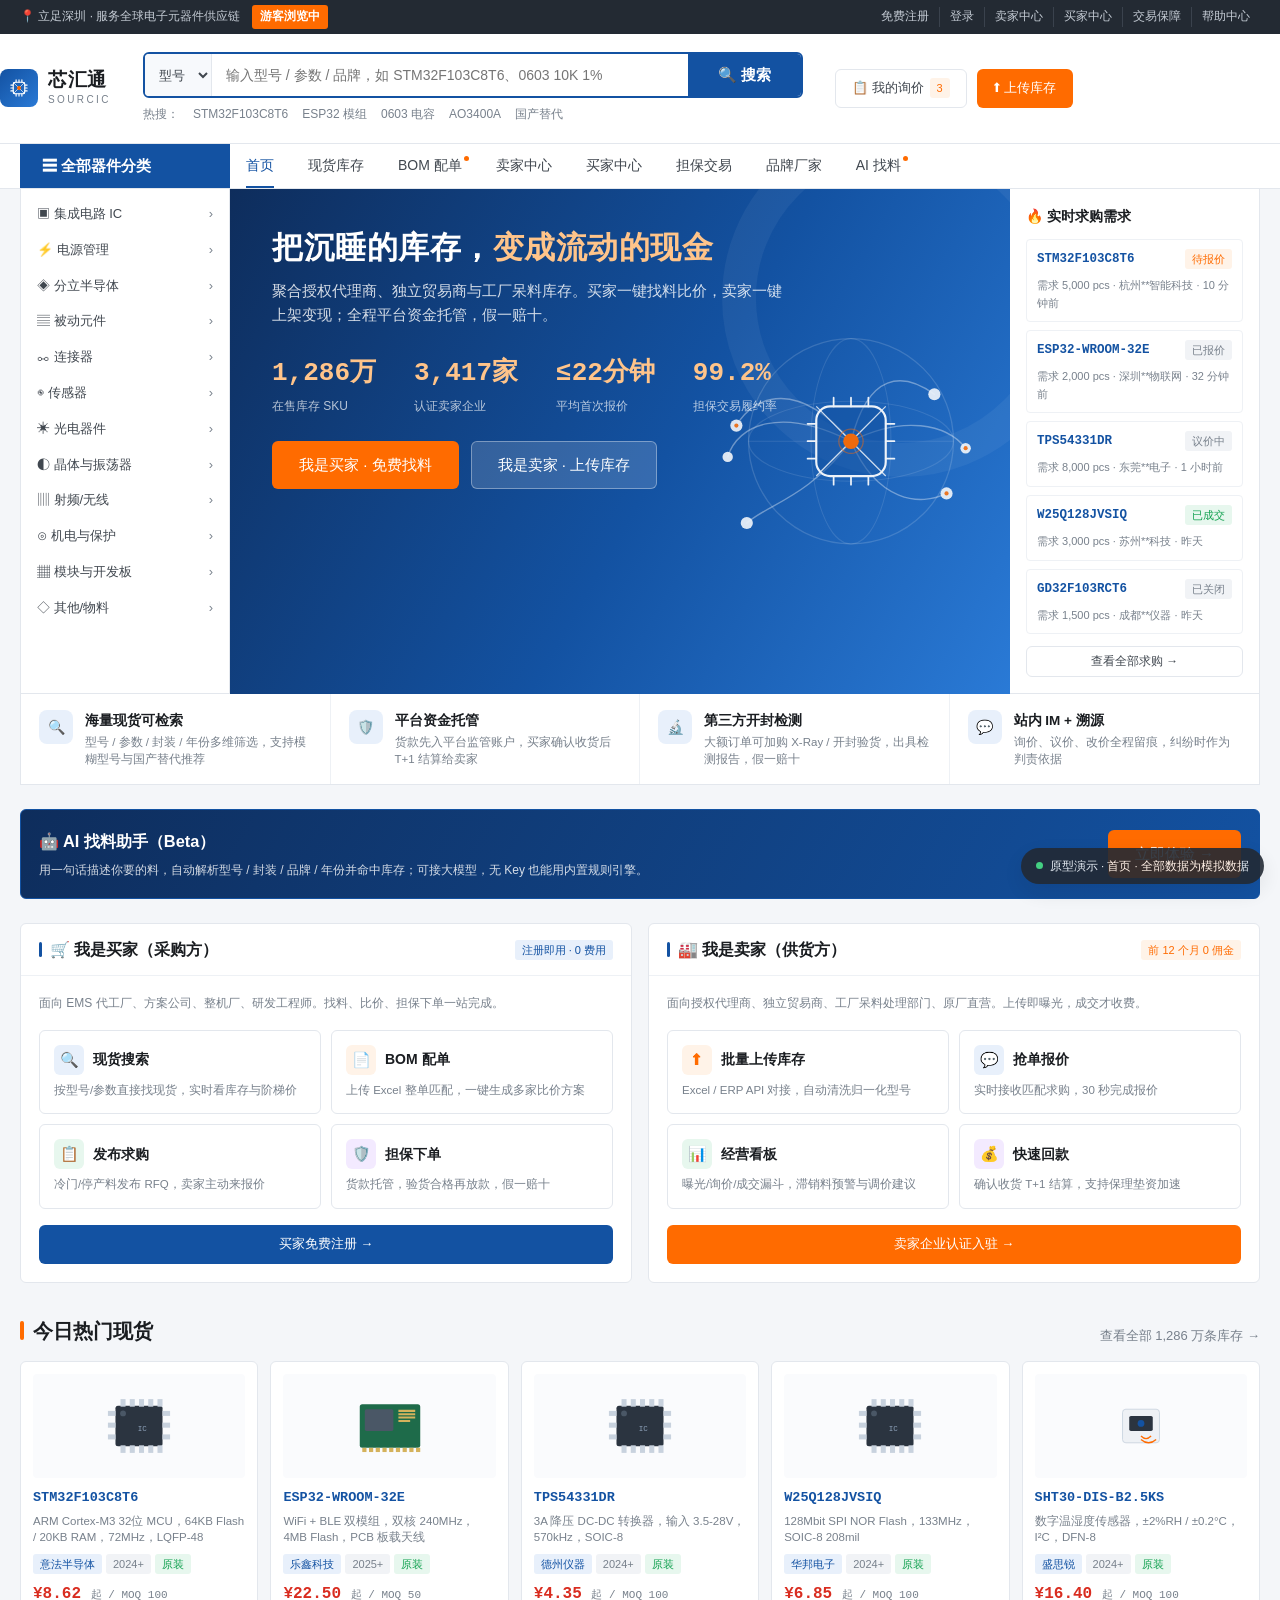
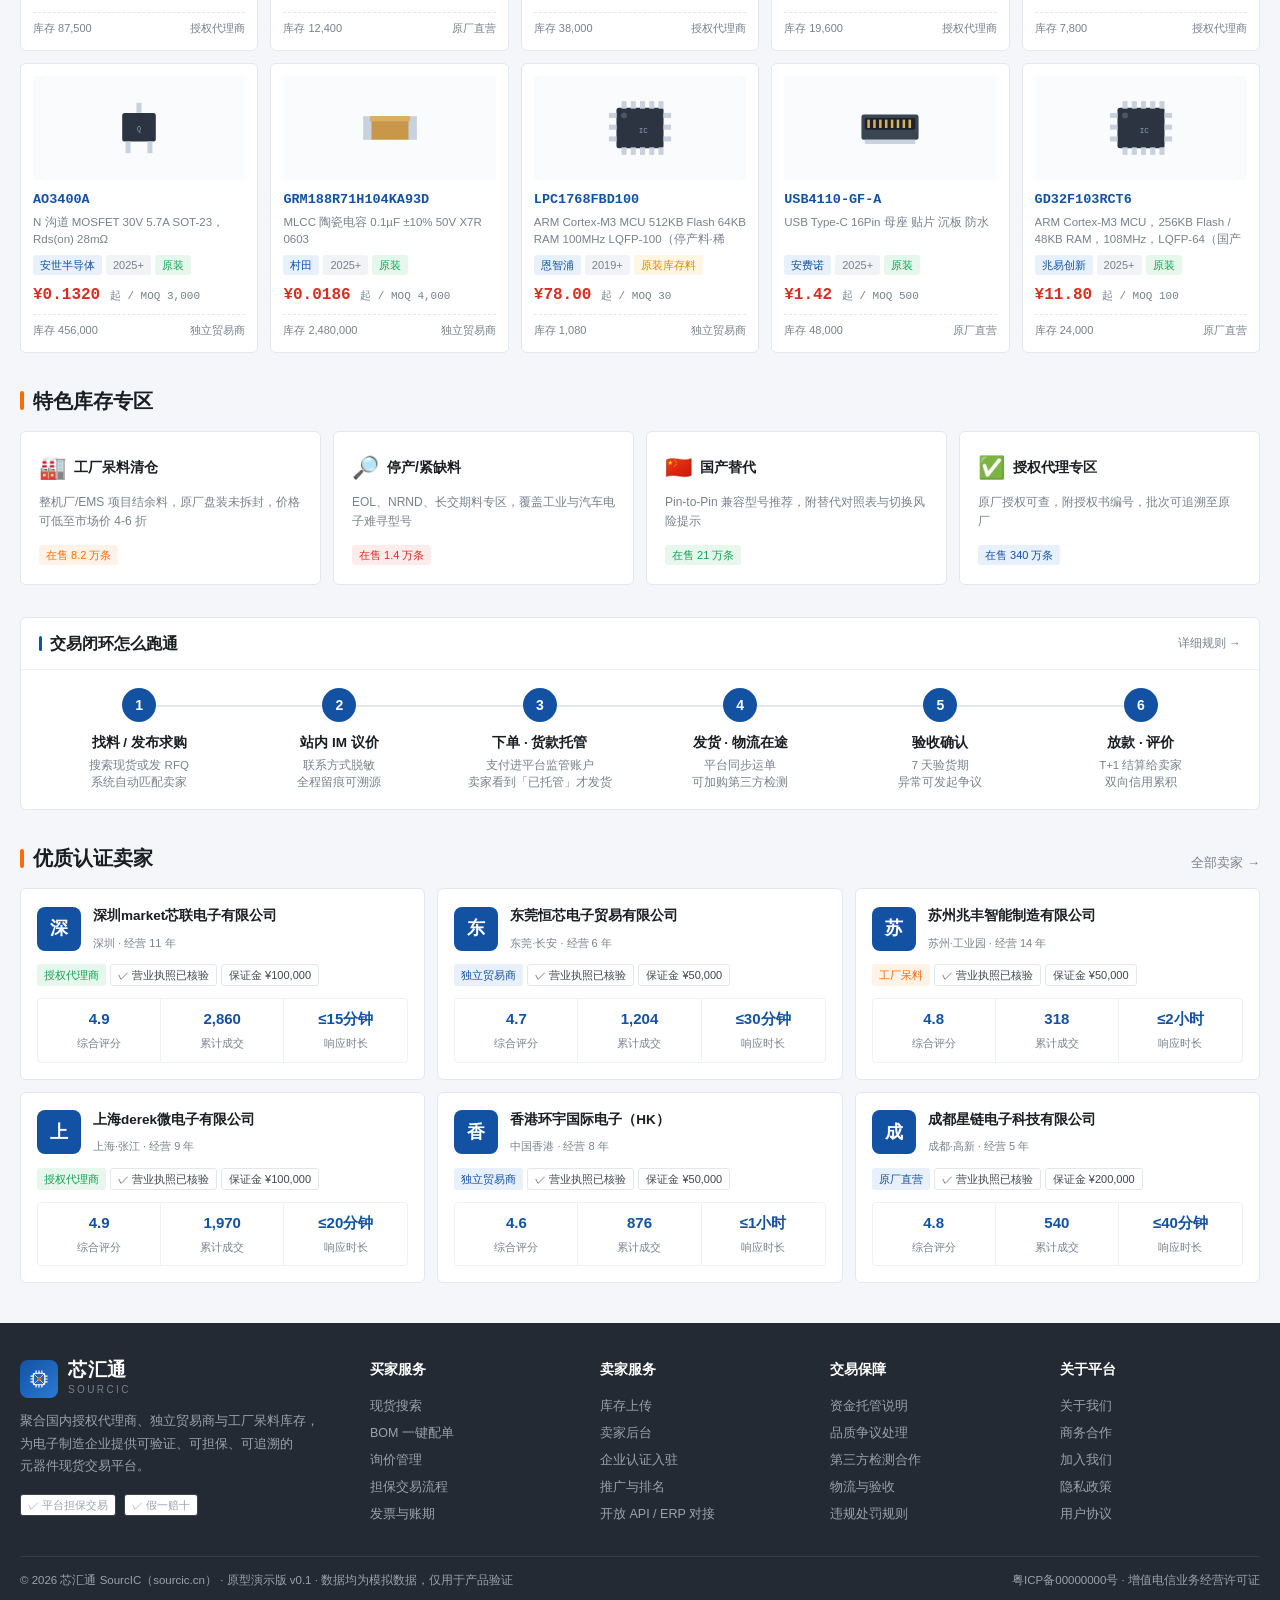
<file: index.html>
<!DOCTYPE html>
<html lang="zh-CN">
<head>
<meta charset="UTF-8">
<meta name="viewport" content="width=device-width,initial-scale=1">
<title>芯汇通 SourcIC · 电子元器件库存交易平台</title>
<link rel="icon" href="assets/favicon.svg" type="image/svg+xml">
<link rel="stylesheet" href="assets/style.css">
</head>
<body>
<div id="app-header"></div>

<div class="wrap">
  <!-- Hero -->
  <div class="hero">
    <aside class="side-cat" id="sideCat"></aside>
    <div class="hero-banner">
      <img class="hero-art" src="assets/hero.svg" alt="">
      <h1>把沉睡的库存，<em>变成流动的现金</em></h1>
      <p>聚合授权代理商、独立贸易商与工厂呆料库存。买家一键找料比价，卖家一键上架变现；全程平台资金托管，假一赔十。</p>
      <div class="hero-stats">
        <div><strong>1,286万</strong><span>在售库存 SKU</span></div>
        <div><strong>3,417家</strong><span>认证卖家企业</span></div>
        <div><strong>≤22分钟</strong><span>平均首次报价</span></div>
        <div><strong>99.2%</strong><span>担保交易履约率</span></div>
      </div>
      <div class="row gap12 mt24">
        <a href="register.html?role=buyer" class="btn btn-accent btn-lg">我是买家 · 免费找料</a>
        <a href="register.html?role=seller" class="btn btn-lg" style="background:rgba(255,255,255,.15);color:#fff;border:1px solid rgba(255,255,255,.35)">我是卖家 · 上传库存</a>
      </div>
    </div>
    <aside class="hero-side">
      <div class="bold mb12" style="font-size:14px">🔥 实时求购需求</div>
      <div class="col gap8" id="rfqFeed"></div>
      <a href="seller.html?tab=rfq" class="btn btn-ghost btn-block btn-sm mt12">查看全部求购 →</a>
    </aside>
  </div>

  <!-- 四大能力 -->
  <div class="feats">
    <div class="feat"><div class="fi">🔍</div><div><b>海量现货可检索</b><span>型号 / 参数 / 封装 / 年份多维筛选，支持模糊型号与国产替代推荐</span></div></div>
    <div class="feat"><div class="fi">🛡️</div><div><b>平台资金托管</b><span>货款先入平台监管账户，买家确认收货后 T+1 结算给卖家</span></div></div>
    <div class="feat"><div class="fi">🔬</div><div><b>第三方开封检测</b><span>大额订单可加购 X-Ray / 开封验货，出具检测报告，假一赔十</span></div></div>
    <div class="feat"><div class="fi">💬</div><div><b>站内 IM + 溯源</b><span>询价、议价、改价全程留痕，纠纷时作为判责依据</span></div></div>
  </div>

  <!-- AI 找料助手 -->
  <div class="panel mt24" style="border:1px solid var(--brand);background:linear-gradient(120deg,#0e2d5c,#1352A2);color:#fff">
    <div class="panel-bd" style="display:flex;align-items:center;justify-content:space-between;gap:16px;flex-wrap:wrap">
      <div>
        <h3 style="color:#fff;margin-bottom:6px">🤖 AI 找料助手（Beta）</h3>
        <p class="small" style="color:rgba(255,255,255,.82)">用一句话描述你要的料，自动解析型号 / 封装 / 品牌 / 年份并命中库存；可接大模型，无 Key 也能用内置规则引擎。</p>
      </div>
      <a href="ai.html" class="btn btn-accent btn-lg">立即体验 →</a>
    </div>
  </div>

  <!-- 双入口 -->
  <div class="mt24" style="display:grid;grid-template-columns:1fr 1fr;gap:16px">
    <div class="panel">
      <div class="panel-hd"><h3>🛒 我是买家（采购方）</h3><span class="tag tag-blue">注册即用 · 0 费用</span></div>
      <div class="panel-bd">
        <p class="muted small mb16">面向 EMS 代工厂、方案公司、整机厂、研发工程师。找料、比价、担保下单一站完成。</p>
        <div style="display:grid;grid-template-columns:1fr 1fr;gap:10px">
          <a class="entry-card" href="search.html"><div class="ec-hd"><span class="ec-ico" style="background:var(--brand-l);color:var(--brand)">🔍</span>现货搜索</div><p>按型号/参数直接找现货，实时看库存与阶梯价</p></a>
          <a class="entry-card" href="buyer.html?tab=bom"><div class="ec-hd"><span class="ec-ico" style="background:var(--accent-l);color:var(--accent)">📄</span>BOM 配单</div><p>上传 Excel 整单匹配，一键生成多家比价方案</p></a>
          <a class="entry-card" href="buyer.html"><div class="ec-hd"><span class="ec-ico" style="background:var(--ok-l);color:var(--ok)">📋</span>发布求购</div><p>冷门/停产料发布 RFQ，卖家主动来报价</p></a>
          <a class="entry-card" href="trust.html"><div class="ec-hd"><span class="ec-ico" style="background:#f3eaff;color:#7b3fe4">🛡️</span>担保下单</div><p>货款托管，验货合格再放款，假一赔十</p></a>
        </div>
        <a href="register.html?role=buyer" class="btn btn-primary btn-block mt16">买家免费注册 →</a>
      </div>
    </div>
    <div class="panel">
      <div class="panel-hd"><h3>🏭 我是卖家（供货方）</h3><span class="tag tag-org">前 12 个月 0 佣金</span></div>
      <div class="panel-bd">
        <p class="muted small mb16">面向授权代理商、独立贸易商、工厂呆料处理部门、原厂直营。上传即曝光，成交才收费。</p>
        <div style="display:grid;grid-template-columns:1fr 1fr;gap:10px">
          <a class="entry-card" href="seller.html?tab=upload"><div class="ec-hd"><span class="ec-ico" style="background:var(--accent-l);color:var(--accent)">⬆</span>批量上传库存</div><p>Excel / ERP API 对接，自动清洗归一化型号</p></a>
          <a class="entry-card" href="seller.html?tab=rfq"><div class="ec-hd"><span class="ec-ico" style="background:var(--brand-l);color:var(--brand)">💬</span>抢单报价</div><p>实时接收匹配求购，30 秒完成报价</p></a>
          <a class="entry-card" href="seller.html"><div class="ec-hd"><span class="ec-ico" style="background:var(--ok-l);color:var(--ok)">📊</span>经营看板</div><p>曝光/询价/成交漏斗，滞销料预警与调价建议</p></a>
          <a class="entry-card" href="trust.html"><div class="ec-hd"><span class="ec-ico" style="background:#f3eaff;color:#7b3fe4">💰</span>快速回款</div><p>确认收货 T+1 结算，支持保理垫资加速</p></a>
        </div>
        <a href="register.html?role=seller" class="btn btn-accent btn-block mt16">卖家企业认证入驻 →</a>
      </div>
    </div>
  </div>

  <!-- 热门库存 -->
  <div class="mt32">
    <div class="sec-title">
      <h2><span class="bar"></span>今日热门现货</h2>
      <a href="search.html" class="more">查看全部 1,286 万条库存 →</a>
    </div>
    <div class="pgrid" id="hotGrid"></div>
  </div>

  <!-- 特色专区 -->
  <div class="mt32">
    <div class="sec-title"><h2><span class="bar"></span>特色库存专区</h2></div>
    <div style="display:grid;grid-template-columns:repeat(4,1fr);gap:12px">
      <a class="panel" href="search.html?zone=factory" style="padding:18px;display:block">
        <div class="row center gap8 mb8"><span style="font-size:22px">🏭</span><b>工厂呆料清仓</b></div>
        <p class="small muted">整机厂/EMS 项目结余料，原厂盘装未拆封，价格可低至市场价 4-6 折</p>
        <div class="mt12"><span class="tag tag-org">在售 8.2 万条</span></div>
      </a>
      <a class="panel" href="search.html?zone=eol" style="padding:18px;display:block">
        <div class="row center gap8 mb8"><span style="font-size:22px">🔎</span><b>停产/紧缺料</b></div>
        <p class="small muted">EOL、NRND、长交期料专区，覆盖工业与汽车电子难寻型号</p>
        <div class="mt12"><span class="tag tag-red">在售 1.4 万条</span></div>
      </a>
      <a class="panel" href="search.html?zone=domestic" style="padding:18px;display:block">
        <div class="row center gap8 mb8"><span style="font-size:22px">🇨🇳</span><b>国产替代</b></div>
        <p class="small muted">Pin-to-Pin 兼容型号推荐，附替代对照表与切换风险提示</p>
        <div class="mt12"><span class="tag tag-ok">在售 21 万条</span></div>
      </a>
      <a class="panel" href="search.html?zone=agent" style="padding:18px;display:block">
        <div class="row center gap8 mb8"><span style="font-size:22px">✅</span><b>授权代理专区</b></div>
        <p class="small muted">原厂授权可查，附授权书编号，批次可追溯至原厂</p>
        <div class="mt12"><span class="tag tag-blue">在售 340 万条</span></div>
      </a>
    </div>
  </div>

  <!-- 交易闭环 -->
  <div class="mt32 panel">
    <div class="panel-hd"><h3>交易闭环怎么跑通</h3><a href="trust.html" class="small muted">详细规则 →</a></div>
    <div class="panel-bd">
      <div class="steps">
        <div class="step"><b>找料 / 发布求购</b><span>搜索现货或发 RFQ<br>系统自动匹配卖家</span></div>
        <div class="step"><b>站内 IM 议价</b><span>联系方式脱敏<br>全程留痕可溯源</span></div>
        <div class="step"><b>下单 · 货款托管</b><span>支付进平台监管账户<br>卖家看到「已托管」才发货</span></div>
        <div class="step"><b>发货 · 物流在途</b><span>平台同步运单<br>可加购第三方检测</span></div>
        <div class="step"><b>验收确认</b><span>7 天验货期<br>异常可发起争议</span></div>
        <div class="step"><b>放款 · 评价</b><span>T+1 结算给卖家<br>双向信用累积</span></div>
      </div>
    </div>
  </div>

  <!-- 认证卖家 -->
  <div class="mt32">
    <div class="sec-title"><h2><span class="bar"></span>优质认证卖家</h2><a href="info.html?t=sellers" class="more">全部卖家 →</a></div>
    <div style="display:grid;grid-template-columns:repeat(3,1fr);gap:12px" id="sellerGrid"></div>
  </div>
</div>

<div id="app-footer"></div>

<script src="assets/data.js"></script>
<script src="assets/app.js"></script>
<script>
renderHeader('index.html');
renderFooter();
renderDemoNote('首页 · 全部数据为模拟数据');

// 左侧分类
document.getElementById('sideCat').innerHTML = CATEGORIES.map(c =>
  `<a href="search.html?cat=${encodeURIComponent(c.name)}"><span>${c.icon} ${c.name}</span><span class="muted">›</span></a>`
).join('');

// 求购流
document.getElementById('rfqFeed').innerHTML = INQUIRIES.map(r=>`
  <div style="border:1px solid var(--line-2);border-radius:4px;padding:9px 10px">
    <div class="row between center">
      <span class="mono bold" style="font-size:12.5px;color:var(--brand)">${r.mpn}</span>
      <span class="tag ${r.status==='待报价'?'tag-org':r.status==='已成交'?'tag-ok':'tag-gray'}">${r.status}</span>
    </div>
    <div class="tiny muted mt8">需求 ${fmt.qty(r.qty)} pcs · ${r.buyer} · ${r.time}</div>
  </div>`).join('');

// 热门现货
document.getElementById('hotGrid').innerHTML =
  ['P1001','P1002','P1004','P1006','P1009','P1005','P1003','P1024','P1022','P1008']
  .map(id => productCard(getProduct(id))).join('');

// 卖家
document.getElementById('sellerGrid').innerHTML = Object.entries(SELLERS).slice(0,6).map(([k,s])=>`
  <div class="panel" style="padding:16px">
    <div class="row center gap12">
      <div class="avt" style="width:44px;height:44px;border-radius:8px;background:var(--brand);color:#fff;display:flex;align-items:center;justify-content:center;font-weight:700;font-size:18px">${s.name[0]}</div>
      <div class="grow">
        <div class="bold" style="font-size:13.5px">${s.name}</div>
        <div class="tiny muted mt8">${s.city} · 经营 ${s.years} 年</div>
      </div>
    </div>
    <div class="row gap4 mt12 wrapf">
      <span class="tag ${s.type==='授权代理商'?'tag-ok':s.type==='工厂呆料'?'tag-org':'tag-blue'}">${s.type}</span>
      <span class="tag tag-line">✓ 营业执照已核验</span>
      <span class="tag tag-line">${s.bond}</span>
    </div>
    <div class="metric mt12">
      <div><strong>${s.rating}</strong><span>综合评分</span></div>
      <div><strong>${fmt.qty(s.deals)}</strong><span>累计成交</span></div>
      <div><strong>${s.resp}</strong><span>响应时长</span></div>
    </div>
  </div>`).join('');
</script>
</body>
</html>
</file>
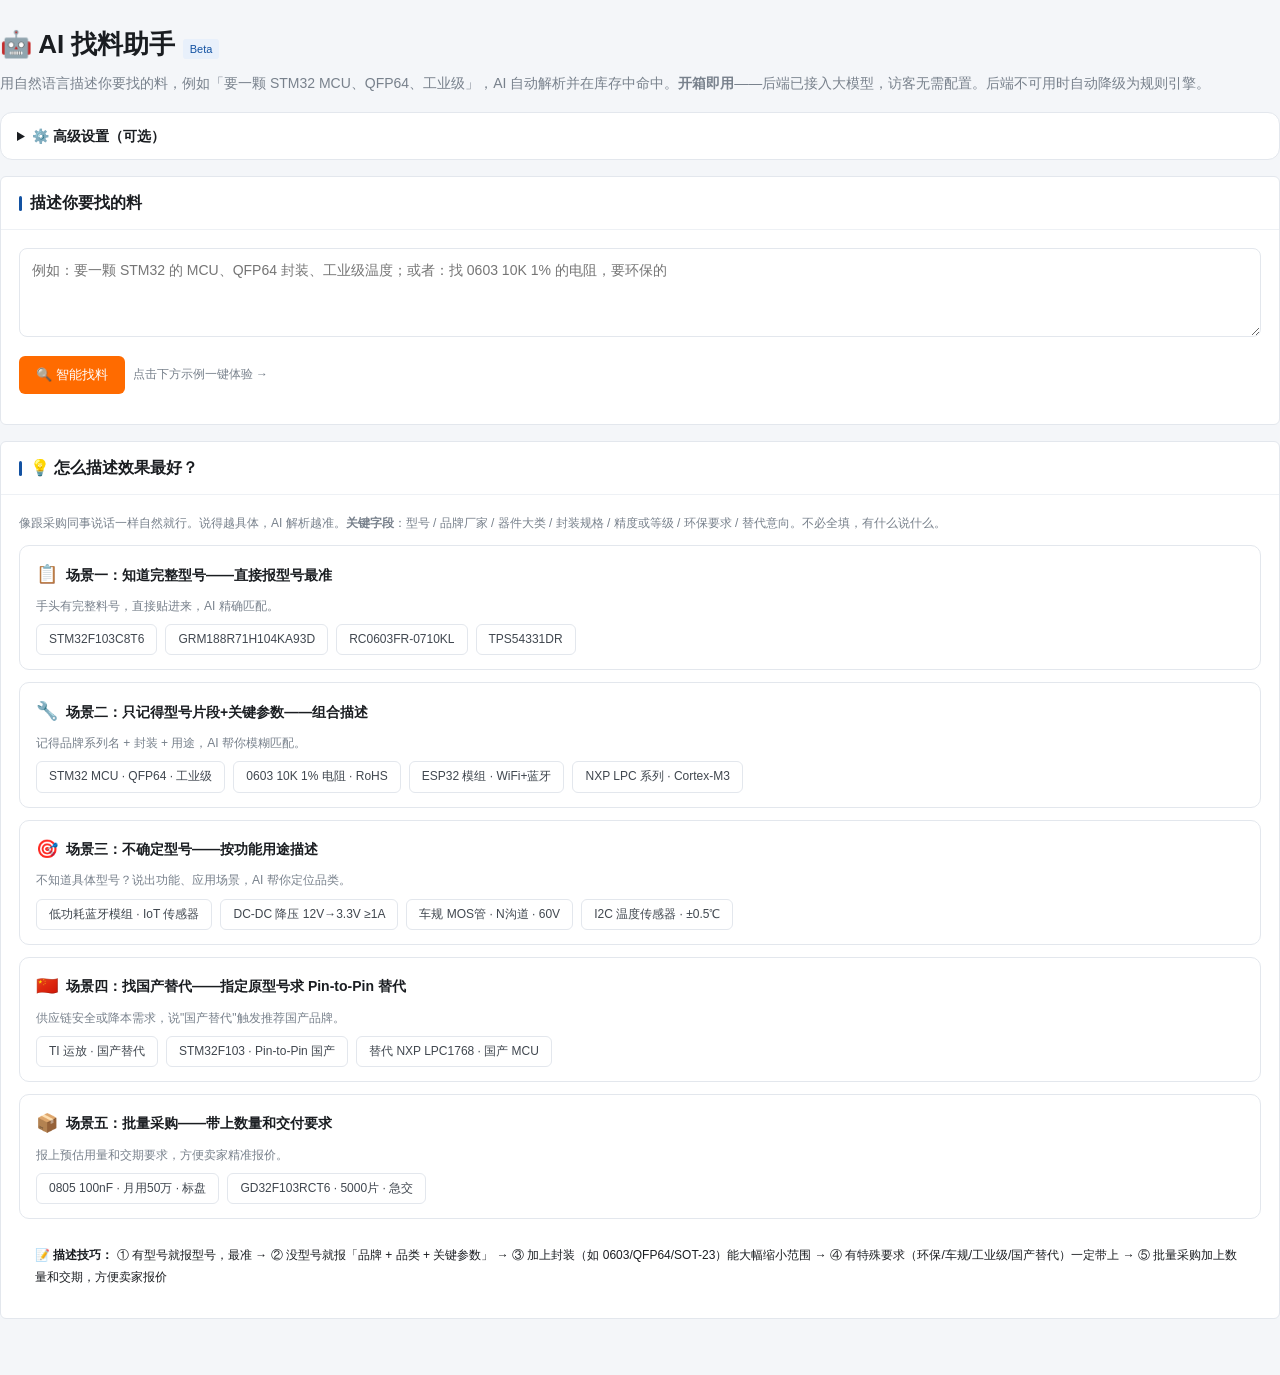
<file: ai.html>
<!DOCTYPE html>
<html lang="zh-CN">
<head>
<meta charset="UTF-8"><meta name="viewport" content="width=device-width,initial-scale=1">
<title>芯汇通 SourcIC · AI 找料助手</title>
<link rel="icon" href="assets/favicon.svg" type="image/svg+xml">
<link rel="stylesheet" href="assets/style.css">
</head>
<body>
<div id="app-header"></div>
<div class="wrap" style="padding:24px 0 40px">
  <h1 style="font-size:26px;margin-bottom:6px">🤖 AI 找料助手 <span class="tag tag-blue">Beta</span></h1>
  <p class="muted" style="margin-bottom:18px">用自然语言描述你要找的料，例如「要一颗 STM32 MCU、QFP64、工业级」，AI 自动解析并在库存中命中。<b>开箱即用</b>——后端已接入大模型，访客无需配置。后端不可用时自动降级为规则引擎。</p>

  <details class="panel mb16" style="border:1px solid var(--line);border-radius:12px">
    <summary style="padding:12px 16px;cursor:pointer;font-weight:600">⚙️ 高级设置（可选）</summary>
    <div class="panel-bd" style="display:grid;grid-template-columns:1fr 1fr;gap:12px">
      <label class="col">后端 API 地址<input id="be_api" placeholder="https://sourcic-bvun43eim-szhcsy-pzws-projects.vercel.app" style="padding:8px 10px;border:1px solid var(--line);border-radius:8px"></label>
      <label class="col">自备 LLM 接口地址（可选）<input id="ai_ep" placeholder="留空则用后端代理" style="padding:8px 10px;border:1px solid var(--line);border-radius:8px"></label>
      <label class="col">自备模型名<input id="ai_model" placeholder="deepseek-chat" style="padding:8px 10px;border:1px solid var(--line);border-radius:8px"></label>
      <label class="col">自备 API Key（仅存本地）<input id="ai_key" type="password" placeholder="sk-..." style="padding:8px 10px;border:1px solid var(--line);border-radius:8px"></label>
      <p class="small muted" style="grid-column:1/3">默认走后端代理（无需配置）。如后端未启动，可填自备 Key 直连 LLM。支持任意 OpenAI 兼容接口（DeepSeek、通义、智谱等）。Key 不出本机浏览器。</p>
    </div>
  </details>

  <div class="panel mb16">
    <div class="panel-hd"><h3>描述你要找的料</h3></div>
    <div class="panel-bd">
      <textarea id="q" rows="3" placeholder="例如：要一颗 STM32 的 MCU、QFP64 封装、工业级温度；或者：找 0603 10K 1% 的电阻，要环保的" style="width:100%;padding:10px 12px;border:1px solid var(--line);border-radius:8px;font-size:14px"></textarea>
      <div class="row gap8 mt12" style="display:flex;flex-wrap:wrap;align-items:center">
        <button class="btn btn-accent" onclick="find()">🔍 智能找料</button>
        <span class="muted small">点击下方示例一键体验 →</span>
      </div>
      <div id="status" class="small muted mt12"></div>
    </div>
  </div>

  <!-- 找料示例指南 -->
  <div class="panel mb16">
    <div class="panel-hd"><h3>💡 怎么描述效果最好？</h3></div>
    <div class="panel-bd">
      <p class="small muted mb12" style="line-height:1.7">像跟采购同事说话一样自然就行。说得越具体，AI 解析越准。<b>关键字段</b>：型号 / 品牌厂家 / 器件大类 / 封装规格 / 精度或等级 / 环保要求 / 替代意向。不必全填，有什么说什么。</p>

      <!-- 场景一：精确型号 -->
      <div style="border:1px solid var(--line);border-radius:10px;padding:14px 16px;margin-bottom:12px">
        <div style="display:flex;align-items:center;gap:8px;margin-bottom:8px">
          <span style="font-size:18px">📋</span>
          <b>场景一：知道完整型号——直接报型号最准</b>
        </div>
        <p class="small muted mb8">手头有完整料号，直接贴进来，AI 精确匹配。</p>
        <div style="display:flex;flex-wrap:wrap;gap:8px">
          <button class="btn btn-ghost btn-sm" onclick="ex('STM32F103C8T6')">STM32F103C8T6</button>
          <button class="btn btn-ghost btn-sm" onclick="ex('GRM188R71H104KA93D')">GRM188R71H104KA93D</button>
          <button class="btn btn-ghost btn-sm" onclick="ex('RC0603FR-0710KL')">RC0603FR-0710KL</button>
          <button class="btn btn-ghost btn-sm" onclick="ex('TPS54331DR')">TPS54331DR</button>
        </div>
      </div>

      <!-- 场景二：型号片段+参数 -->
      <div style="border:1px solid var(--line);border-radius:10px;padding:14px 16px;margin-bottom:12px">
        <div style="display:flex;align-items:center;gap:8px;margin-bottom:8px">
          <span style="font-size:18px">🔧</span>
          <b>场景二：只记得型号片段+关键参数——组合描述</b>
        </div>
        <p class="small muted mb8">记得品牌系列名 + 封装 + 用途，AI 帮你模糊匹配。</p>
        <div style="display:flex;flex-wrap:wrap;gap:8px">
          <button class="btn btn-ghost btn-sm" onclick="ex('STM32 MCU QFP64 工业级温度')">STM32 MCU · QFP64 · 工业级</button>
          <button class="btn btn-ghost btn-sm" onclick="ex('0603 10K 1% 电阻，要环保 RoHS')">0603 10K 1% 电阻 · RoHS</button>
          <button class="btn btn-ghost btn-sm" onclick="ex('ESP32 模组 WiFi 蓝牙')">ESP32 模组 · WiFi+蓝牙</button>
          <button class="btn btn-ghost btn-sm" onclick="ex('NXP 的 LPC 系列 Cortex-M3')">NXP LPC 系列 · Cortex-M3</button>
        </div>
      </div>

      <!-- 场景三：只说用途需求 -->
      <div style="border:1px solid var(--line);border-radius:10px;padding:14px 16px;margin-bottom:12px">
        <div style="display:flex;align-items:center;gap:8px;margin-bottom:8px">
          <span style="font-size:18px">🎯</span>
          <b>场景三：不确定型号——按功能用途描述</b>
        </div>
        <p class="small muted mb8">不知道具体型号？说出功能、应用场景，AI 帮你定位品类。</p>
        <div style="display:flex;flex-wrap:wrap;gap:8px">
          <button class="btn btn-ghost btn-sm" onclick="ex('要一个低功耗蓝牙模组，用于物联网传感器')">低功耗蓝牙模组 · IoT 传感器</button>
          <button class="btn btn-ghost btn-sm" onclick="ex('找一颗降压 DC-DC，输入12V输出3.3V，1A以上')">DC-DC 降压 12V→3.3V ≥1A</button>
          <button class="btn btn-ghost btn-sm" onclick="ex('需要车规级的 MOS管，N沟道，60V')">车规 MOS管 · N沟道 · 60V</button>
          <button class="btn btn-ghost btn-sm" onclick="ex('找一个 I2C 接口的温度传感器，精度0.5度')">I2C 温度传感器 · ±0.5℃</button>
        </div>
      </div>

      <!-- 场景四：找国产替代 -->
      <div style="border:1px solid var(--line);border-radius:10px;padding:14px 16px;margin-bottom:12px">
        <div style="display:flex;align-items:center;gap:8px;margin-bottom:8px">
          <span style="font-size:18px">🇨🇳</span>
          <b>场景四：找国产替代——指定原型号求 Pin-to-Pin 替代</b>
        </div>
        <p class="small muted mb8">供应链安全或降本需求，说"国产替代"触发推荐国产品牌。</p>
        <div style="display:flex;flex-wrap:wrap;gap:8px">
          <button class="btn btn-ghost btn-sm" onclick="ex('TI 的运放，帮我找国产替代')">TI 运放 · 国产替代</button>
          <button class="btn btn-ghost btn-sm" onclick="ex('STM32F103 有没有国产替代，Pin-to-Pin 兼容')">STM32F103 · Pin-to-Pin 国产</button>
          <button class="btn btn-ghost btn-sm" onclick="ex('想用国产 MCU 替代 NXP 的 LPC1768')">替代 NXP LPC1768 · 国产 MCU</button>
        </div>
      </div>

      <!-- 场景五：批量采购 -->
      <div style="border:1px solid var(--line);border-radius:10px;padding:14px 16px;margin-bottom:0">
        <div style="display:flex;align-items:center;gap:8px;margin-bottom:8px">
          <span style="font-size:18px">📦</span>
          <b>场景五：批量采购——带上数量和交付要求</b>
        </div>
        <p class="small muted mb8">报上预估用量和交期要求，方便卖家精准报价。</p>
        <div style="display:flex;flex-wrap:wrap;gap:8px">
          <button class="btn btn-ghost btn-sm" onclick="ex('0805 100nF X7R 电容，月用量50万片，要原厂标盘')">0805 100nF · 月用50万 · 标盘</button>
          <button class="btn btn-ghost btn-sm" onclick="ex('GD32F103RCT6，要5000片，本周内交货')">GD32F103RCT6 · 5000片 · 急交</button>
        </div>
      </div>

      <!-- 描述技巧小结 -->
      <div style="background:var(--bg-2);border-radius:10px;padding:12px 16px;margin-top:14px">
        <p class="small" style="line-height:1.8;margin:0">
          <b>📝 描述技巧：</b>
          ① 有型号就报型号，最准 →
          ② 没型号就报「品牌 + 品类 + 关键参数」 →
          ③ 加上封装（如 0603/QFP64/SOT-23）能大幅缩小范围 →
          ④ 有特殊要求（环保/车规/工业级/国产替代）一定带上 →
          ⑤ 批量采购加上数量和交期，方便卖家报价
        </p>
      </div>
    </div>
  </div>

  <div id="result"></div>
</div>
<div id="app-footer"></div>
<script src="assets/app.js"></script>
<script>
renderHeader('ai.html'); renderFooter(); renderDemoNote('AI 找料助手 · 后端 AI 代理 + 规则引擎双保障');

// ---- 读取设置 ----
['be_api','ai_ep','ai_model','ai_key'].forEach(id=>{
  const v = localStorage.getItem(id); if(v) document.getElementById(id).value = v;
  document.getElementById(id).addEventListener('change', e=> localStorage.setItem(id, e.target.value));
});

function ex(t){ document.getElementById('q').value = t; find(); }

// ---- 规则引擎（离线兜底） ----
const BRAND_HINT = {'STM32':'STMicroelectronics','STM':'STMicroelectronics','ST':'STMicroelectronics','TI':'Texas Instruments','德州仪器':'Texas Instruments','ESP':'Espressif','乐鑫':'Espressif','GD':'GigaDevice','兆易':'GigaDevice','NXP':'NXP','英飞凌':'Infineon','INFINEON':'Infineon','TDK':'TDK','国巨':'YAGEO'};
const CAT_HINT = {'电阻':'被动元件','电容':'被动元件','电感':'被动元件','MCU':'集成电路 IC','单片机':'集成电路 IC','微控制器':'集成电路 IC','FPGA':'集成电路 IC','存储器':'集成电路 IC','运放':'集成电路 IC','放大器':'集成电路 IC','LED':'光电器件','灯':'光电器件','光耦':'光电器件','连接器':'连接器','端子':'连接器','传感器':'传感器','晶振':'晶体与振荡器','振荡器':'晶体与振荡器','MOS':'分立半导体','二极管':'分立半导体','三极管':'分立半导体','电源':'电源管理','模组':'射频/无线','WiFi':'射频/无线','蓝牙':'射频/无线'};

function ruleParse(t){
  const f = {mpn:'',brand:'',cat:'',pkg:'',rohs:null,alt:false,note:[]};
  const pkgM = t.match(/\b(0603|0402|0805|1206|QFP\d+|QFN\d+|SOT\d+|BGA\d+|SOP\d+|DFN\d+)\b/i);
  if(pkgM) f.pkg = pkgM[1].toUpperCase();
  for(const [k,v] of Object.entries(BRAND_HINT)) if(t.toUpperCase().includes(k.toUpperCase())) f.brand = v;
  if(!f.brand) for(const [code,b] of Object.entries(BRANDS)){ if(t.includes(b.cn) || (b.en && t.toLowerCase().includes(b.en.toLowerCase()))){ f.brand = code; break; } }
  for(const [k,v] of Object.entries(CAT_HINT)) if(t.includes(k)){ f.cat = v; break; }
  const mpnM = t.match(/\b([A-Za-z][A-Za-z0-9]{3,}[0-9][A-Za-z0-9]*)\b/);
  if(mpnM) f.mpn = mpnM[1].toUpperCase();
  if(t.includes('环保')||t.includes('RoHS')||t.includes('rohs')) f.rohs = 1;
  if(t.includes('国产替代')||t.includes('替代')||t.includes('国产')) f.alt = true;
  return f;
}

function applyFilters(f){
  let list = PRODUCTS.slice();
  if(f.mpn) list = list.filter(p=>(p.mpn||'').toUpperCase().includes(f.mpn.toUpperCase()));
  if(f.brand){
    // 尝试将品牌名（英文全称或中文）转换为品牌编码
    let brandCode = f.brand;
    if(BRANDS[brandCode]) { /* 已经是编码 */ }
    else {
      for(const [code,b] of Object.entries(BRANDS)){
        if(b.en && b.en.toLowerCase()===f.brand.toLowerCase()) { brandCode = code; break; }
        if(b.cn && b.cn===f.brand) { brandCode = code; break; }
      }
    }
    list = list.filter(p=>(p.brand||'')===brandCode);
  }
  if(f.cat) list = list.filter(p=>(p.cat||'')===f.cat);
  if(f.pkg) list = list.filter(p=>(p.pkg||'').toUpperCase().includes(f.pkg.toUpperCase())||(p.desc||'').toUpperCase().includes(f.pkg.toUpperCase()));
  if(f.rohs===1) list = list.filter(p=>p.rohs);
  return list;
}

// ---- 后端 AI 代理（首选：无需访客配置 Key） ----
const VERCEL_API = 'https://sourcic-bvun43eim-szhcsy-pzws-projects.vercel.app';
async function backendAI(text){
  const base = localStorage.getItem('be_api') || VERCEL_API;
  const url = base + '/api/ai-search';
  try{
    const r = await fetch(url, {method:'POST', headers:{'Content-Type':'application/json'}, body: JSON.stringify({text})});
    if(!r.ok) return null;
    const j = await r.json();
    if(j.error) return null;
    return j; // {mode, filters, advice}
  }catch(e){ return null; }
}

// ---- 自备 Key 直连 LLM（降级方案） ----
async function directLLM(text){
  const ep = localStorage.getItem('ai_ep'); if(!ep) return null;
  const key = localStorage.getItem('ai_key'); const model = localStorage.getItem('ai_model') || 'deepseek-chat';
  if(!key) return null;
  const sys = '你是电子元器件采购助手。把用户自然语言找料需求解析为 JSON：{mpn:型号片段或空字符串, brand:原厂英文名或空, cat:中文大类或空, pkg:封装或空, rohs:1或0或-1(未知), alt:true或false, advice:简短中文采购建议}。只输出 JSON，不要解释。';
  try{
    const r = await fetch(ep, {method:'POST', headers:{'Content-Type':'application/json','Authorization':'Bearer '+key}, body: JSON.stringify({model, messages:[{role:'system',content:sys},{role:'user',content:text}], temperature:0.1})});
    const j = await r.json();
    let txt = (j.choices&&j.choices[0]&&j.choices[0].message.content) || '{}';
    txt = txt.replace(/```json|```/g,'').trim();
    return JSON.parse(txt);
  }catch(e){ return null; }
}

function chip(label, val){ return val? `<span class="tag tag-line" style="margin:2px">${label}: ${val}</span>`:''; }

function renderResult(mode, f, list, advice){
  const modeLabel = {llm:'AI 大模型', rule:'规则引擎', rule_fallback:'规则引擎（AI 降级）', direct_llm:'自备 Key · LLM'}[mode] || mode;
  let head = `<div class="mb12">解析方式：<b>${modeLabel}</b>　${chip('型号',f.mpn)}${chip('品牌',f.brand||f.brand_code?BRANDS[f.brand||f.brand_code]?.cn||f.brand||f.brand_code:'')}${chip('大类',f.cat)}${chip('封装',f.pkg)}${f.rohs===1?chip('环保','RoHS'):''}${f.alt?'<span class="tag tag-line">国产替代意向</span>':''}</div>`;
  if(advice) head += `<div style="background:var(--bg-2);border-radius:8px;padding:10px 14px;margin-bottom:12px;font-size:13px;line-height:1.6">💬 ${advice}</div>`;
  let headAdd = '';
  if(f.alt){
    const dom = Object.entries(BRANDS).filter(([c,b])=>/兆易|乐鑫|华润|士兰|紫光|国民|芯|中微/.test(b.cn)).map(([c,b])=>b.cn);
    if(dom.length) headAdd = `<div class="small muted mb12">国产替代可关注品牌：${dom.join('、')}</div>`;
  }
  if(!list || !list.length){ document.getElementById('result').innerHTML = head + headAdd + '<p class="muted">未命中库存，试试更宽泛的描述，或在卖家中心发布求购。</p>'; return; }
  const cards = list.slice(0,12).map(p=>{
    // 统一前端 PRODUCTS 和后端 API 两种数据结构
    const pid       = p.id || '';
    const brandCn   = p.brand_cn || (p.brand_code && BRANDS[p.brand_code] ? BRANDS[p.brand_code].cn : '') || (p.brand && BRANDS[p.brand] ? BRANDS[p.brand].cn : '') || p.brand || '';
    const sellerId  = p.seller || p.seller_id || '';
    const sellerNm  = p.seller_name || (sellerId && SELLERS[sellerId] ? SELLERS[sellerId].name : '') || '';
    const catNm     = p.cat || p.cat_id || '';
    const priceStr  = p.price_min ? '¥'+Number(p.price_min).toFixed(4) : (p.tiers && p.tiers[0] ? '¥'+p.tiers[0].p.toFixed(4) : '');
    const dateCode  = p.dateCode || p.date_code || '';
    const packing   = p.packing || '';
    const rohs      = p.rohs;
    return `<div style="border:1px solid var(--line);border-radius:10px;padding:14px 16px;margin-bottom:10px;transition:box-shadow .15s" onmouseover="this.style.boxShadow='0 2px 12px rgba(0,0,0,.08)'" onmouseout="this.style.boxShadow='none'">
      <div style="display:flex;justify-content:space-between;align-items:flex-start">
        <div>
          <a href="product.html?id=${pid}" style="font-size:15px;font-weight:700;color:var(--brand);text-decoration:none">${p.mpn}</a>
          ${rohs?'<span class="tag tag-ok" style="margin-left:6px">RoHS</span>':''}
        </div>
        <span class="tag tag-line">${brandCn}</span>
      </div>
      <div class="small muted" style="margin:4px 0 6px">${p.desc||''}</div>
      <div class="small" style="color:var(--ink-2);line-height:1.7">
        ${catNm?catNm+' · ':''}${p.pkg||''} · 库存 <b style="color:var(--ok)">${(p.qty||0).toLocaleString()}</b> pcs · MOQ ${(p.moq||0).toLocaleString()}
        ${priceStr?' · 起价 <b style="color:var(--red)">'+priceStr+'</b>':''}
        ${dateCode?' · 批次 '+dateCode:''}
        ${packing?' · '+packing:''}
      </div>
      <div style="display:flex;justify-content:space-between;align-items:center;margin-top:10px;border-top:1px dashed var(--line-2);padding-top:8px">
        <span class="small muted">
          卖家：<a href="search.html?seller=${sellerId}" style="color:var(--brand);font-weight:600">${sellerNm}</a>
          ${sellerId && SELLERS[sellerId] ? '<span class="tiny muted"> · '+SELLERS[sellerId].type+' · ⭐'+SELLERS[sellerId].rating+'</span>':''}
        </span>
        <div style="display:flex;gap:8px">
          <a href="search.html?seller=${sellerId}" class="btn btn-ghost btn-sm">📦 同卖家库存</a>
          <a href="product.html?id=${pid}" class="btn btn-primary btn-sm">查看详情 →</a>
        </div>
      </div>
    </div>`;
  }).join('');
  document.getElementById('result').innerHTML = head + headAdd +
    `<p class="small muted mb12">命中 <b>${list.length}</b> 条库存，展示前 ${Math.min(12,list.length)} 条 · 点击型号或「查看详情」进入产品页，点击卖家名查看该卖家全部库存</p>` + cards;
}

async function find(){
  const text = document.getElementById('q').value.trim(); if(!text){ alert('请输入找料描述'); return; }
  const statusEl = document.getElementById('status');
  statusEl.textContent = '🔍 AI 分析中…';

  // 1) 优先走后端 AI 代理
  const be = await backendAI(text);
  if(be){
    statusEl.textContent = '';
    // 后端返回的 items 是数据库结果，前端用前端数据做渲染兜底
    let list = be.items;
    if(!list || !list.length){
      // 后端没查到，用前端 PRODUCTS 兜底
      const f = {mpn:be.filters.mpn||'',brand:be.filters.brand_code||'',cat:be.filters.cat||'',pkg:be.filters.pkg||'',rohs:be.filters.rohs,alt:be.filters.alt};
      list = applyFilters(f);
    }
    renderResult(be.mode, be.filters, list, be.advice);
    return;
  }

  // 2) 降级：自备 Key 直连 LLM
  const dl = await directLLM(text);
  if(dl){
    statusEl.textContent = '';
    const f = {mpn:dl.mpn||'',brand:dl.brand||'',cat:dl.cat||'',pkg:dl.pkg||'',rohs:dl.rohs,alt:dl.alt};
    const list = applyFilters(f);
    renderResult('direct_llm', f, list, dl.advice);
    return;
  }

  // 3) 最终兜底：规则引擎
  statusEl.textContent = '';
  const f = ruleParse(text);
  const list = applyFilters(f);
  renderResult('rule', f, list, '');
}
</script>
</body>
</html>
</file>
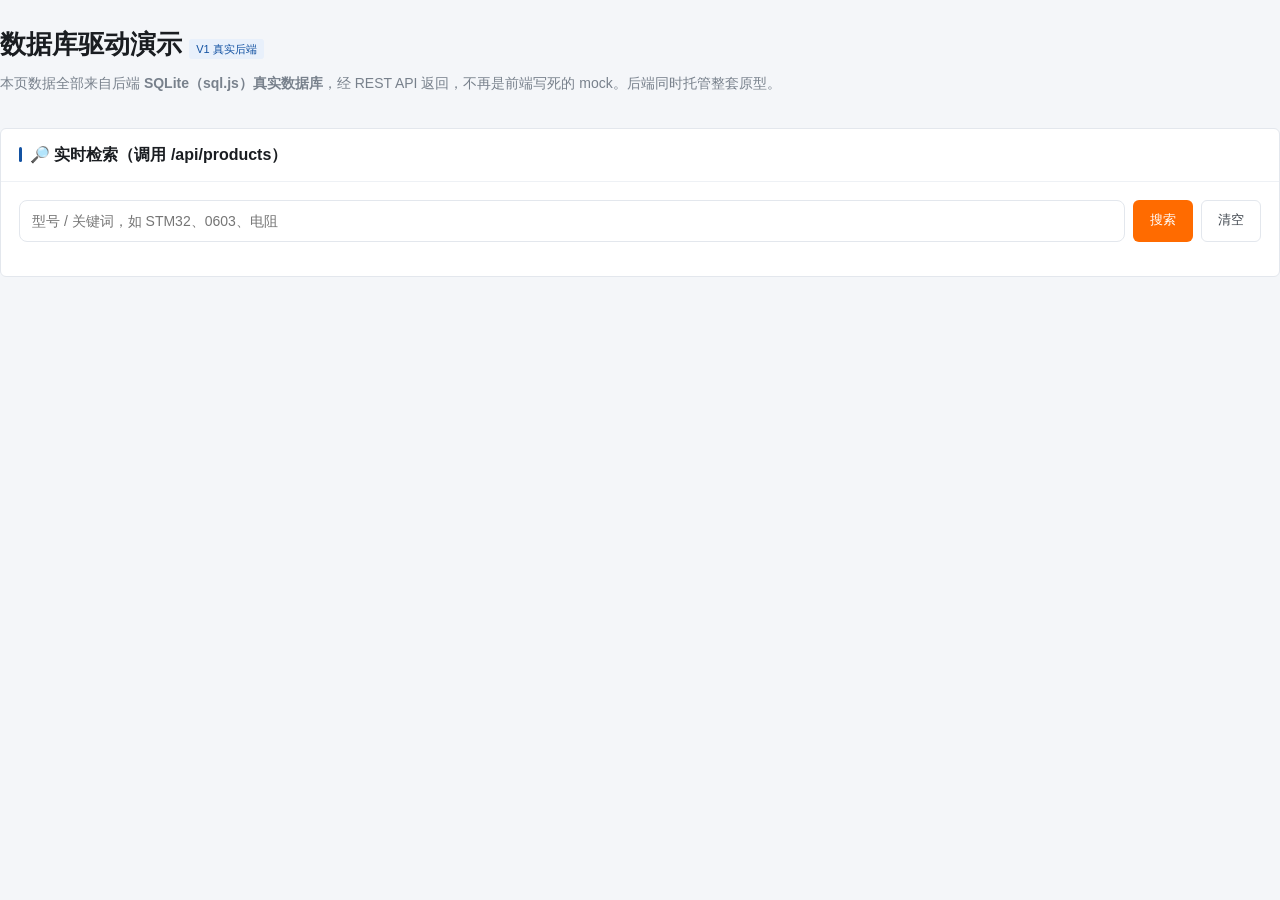
<file: apidemo.html>
<!DOCTYPE html>
<html lang="zh-CN">
<head>
<meta charset="UTF-8"><meta name="viewport" content="width=device-width,initial-scale=1">
<title>芯汇通 SourcIC · 数据库驱动演示</title>
<link rel="icon" href="assets/favicon.svg" type="image/svg+xml">
<link rel="stylesheet" href="assets/style.css">
</head>
<body>
<div id="app-header"></div>
<div class="wrap" style="padding:24px 0 40px">
  <h1 style="font-size:26px;margin-bottom:6px">数据库驱动演示 <span class="tag tag-blue">V1 真实后端</span></h1>
  <p class="muted" style="margin-bottom:18px">本页数据全部来自后端 <b>SQLite（sql.js）真实数据库</b>，经 REST API 返回，不再是前端写死的 mock。后端同时托管整套原型。</p>

  <div id="stat" class="row gap16 mb16" style="display:flex"></div>

  <div class="panel">
    <div class="panel-hd"><h3>🔎 实时检索（调用 /api/products）</h3></div>
    <div class="panel-bd">
      <div class="row gap8" style="display:flex;flex-wrap:wrap">
        <input id="kw" placeholder="型号 / 关键词，如 STM32、0603、电阻" style="flex:1;min-width:220px;padding:9px 12px;border:1px solid var(--line);border-radius:8px">
        <button class="btn btn-accent" onclick="runSearch()">搜索</button>
        <button class="btn btn-ghost" onclick="document.getElementById('kw').value='';runSearch()">清空</button>
      </div>
      <div id="res" class="mt16"></div>
    </div>
  </div>
</div>
<div id="app-footer"></div>
<script src="assets/app.js"></script>
<script>
renderHeader('apidemo.html'); renderFooter(); renderDemoNote('数据库驱动演示 · 数据来自后端 SQLite');
const $ = s => document.querySelector(s);

async function loadStat(){
  try{
    const h = await (await fetch('/api/health')).json();
    $('#stat').innerHTML = [
      ['在库产品', h.products, 'sku'],['认证卖家', h.sellers, '家'],['品牌厂家', h.brands, '个']
    ].map(([t,n,u])=>`<div class="kpi" style="background:#f4f6f8;border:1px solid var(--line);border-radius:10px;padding:12px 18px"><b style="font-size:22px;color:var(--brand)">${n}</b><span style="display:block;color:var(--muted);font-size:12px">${t}（${u}）</span></div>`).join('');
  }catch(e){ $('#stat').innerHTML = '<span class="muted">后端未启动（请本地运行 node backend/server.js:3001）</span>'; }
}

async function runSearch(){
  const kw = $('#kw').value.trim();
  const url = '/api/products?pageSize=12' + (kw?('&q='+encodeURIComponent(kw)):'');
  try{
    const j = await (await fetch(url)).json();
    if(!j.items.length){ $('#res').innerHTML = '<p class="muted">未命中，换个关键词试试。</p>'; return; }
    $('#res').innerHTML = `<p class="small muted mb12">共 ${j.total} 条，展示前 ${j.items.length} 条（来自真实数据库）</p>` +
      j.items.map(it=>`
      <div style="border:1px solid var(--line);border-radius:10px;padding:12px 14px;margin-bottom:10px">
        <div style="display:flex;justify-content:space-between;align-items:center">
          <b>${it.mpn}</b><span class="tag tag-line">${it.brand_cn||it.brand_code}</span>
        </div>
        <div class="small muted" style="margin:4px 0">${it.desc}</div>
        <div class="small" style="color:var(--ink-2)">库存 <b>${it.qty.toLocaleString()}</b> ${it.packing||''} · MOQ ${it.moq} · ¥${it.price_min} 起 · ${it.seller_name}</div>
      </div>`).join('');
  }catch(e){ $('#res').innerHTML = '<p class="muted">请求失败，请确认后端已启动。</p>'; }
}
loadStat(); runSearch();
</script>
</body>
</html>
</file>
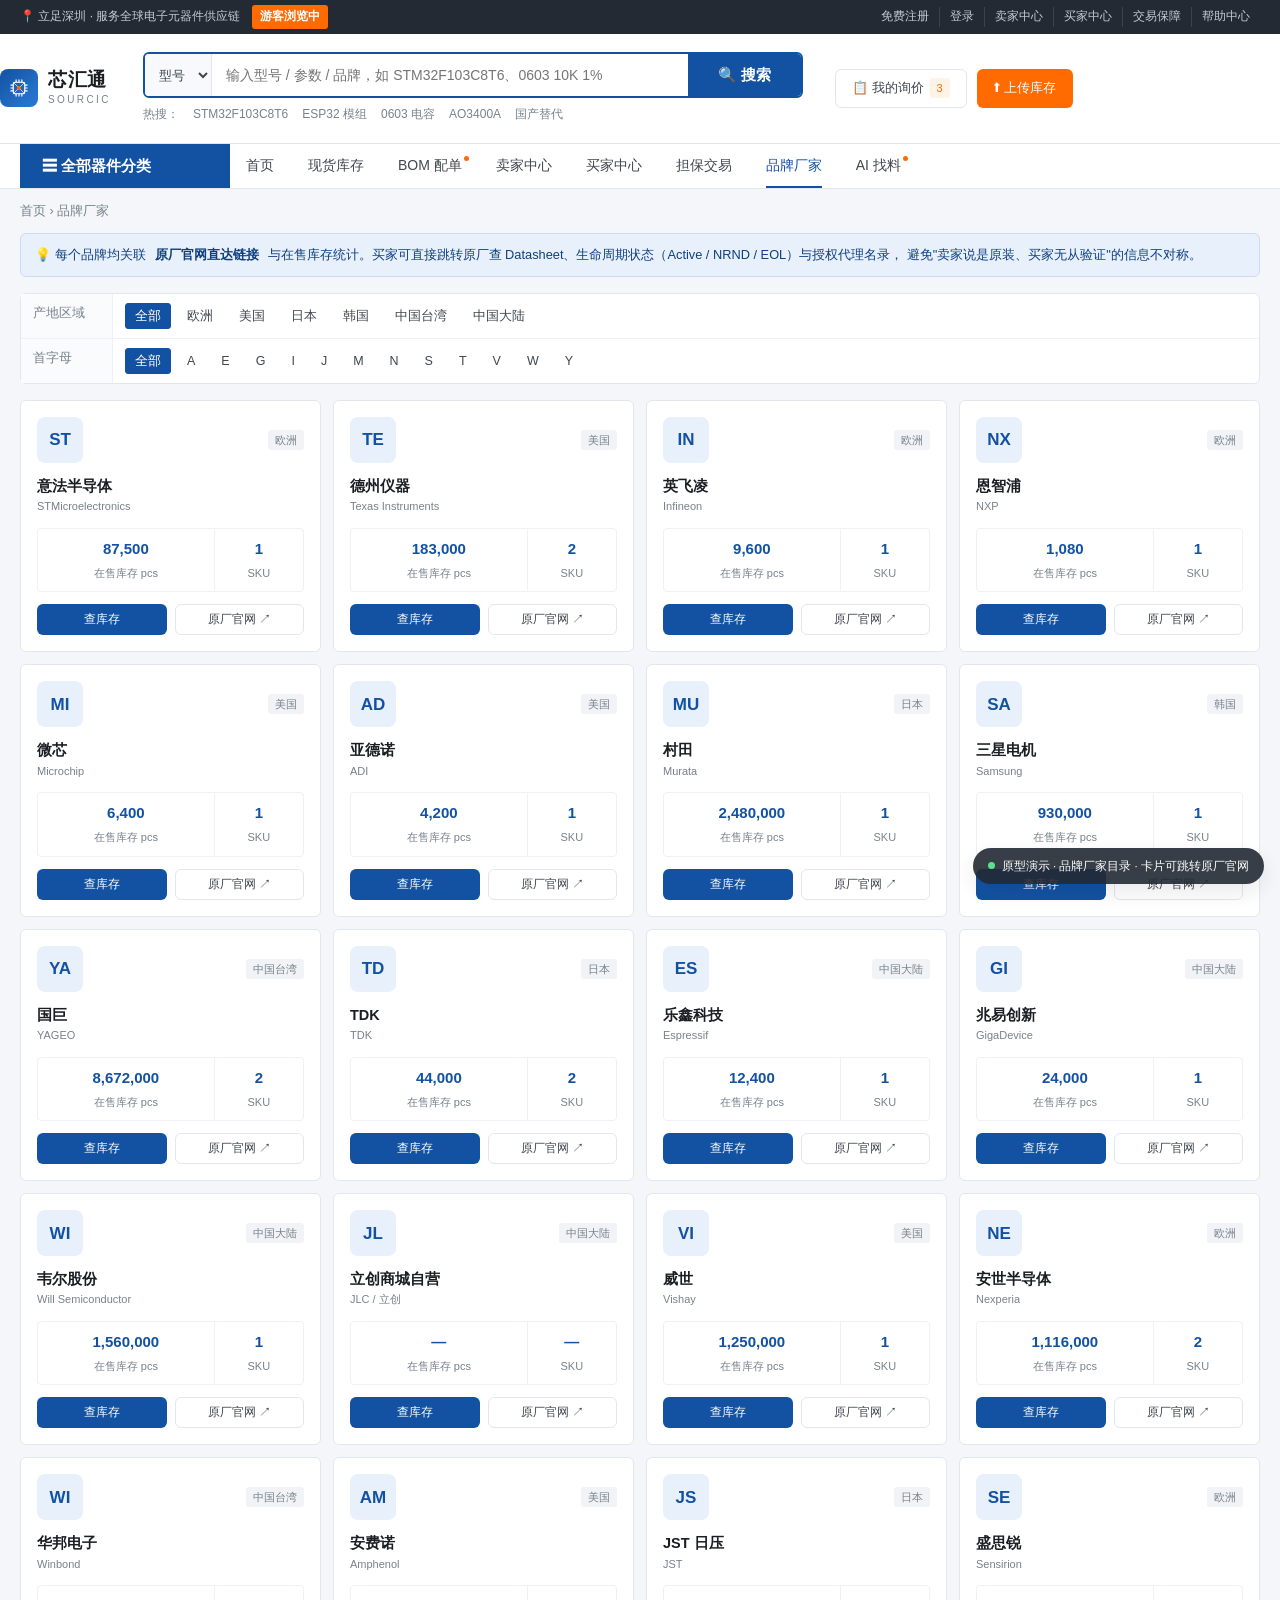
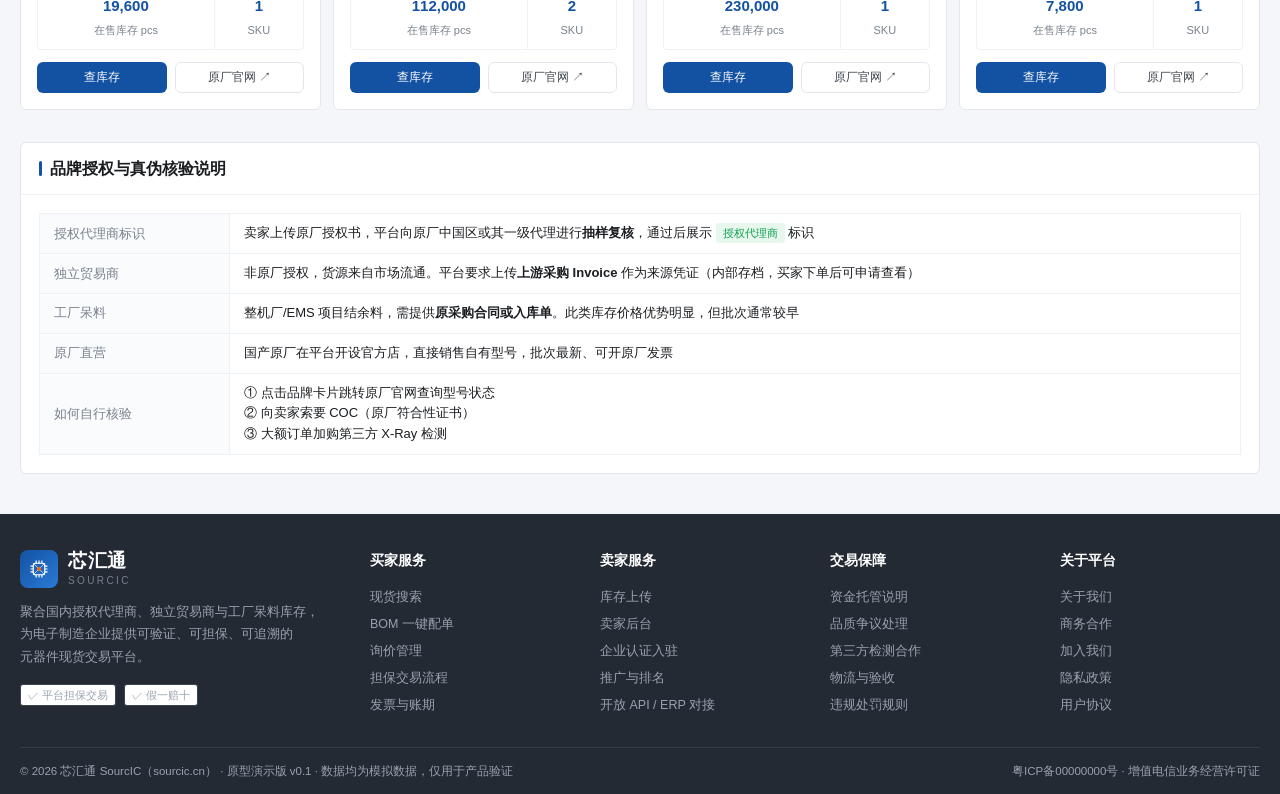
<file: brands.html>
<!DOCTYPE html>
<html lang="zh-CN">
<head>
<meta charset="UTF-8">
<meta name="viewport" content="width=device-width,initial-scale=1">
<title>品牌厂家 · 芯汇通 SourcIC</title>
<link rel="stylesheet" href="assets/style.css">
</head>
<body>
<div id="app-header"></div>

<div class="wrap">
  <div class="crumb"><a href="index.html">首页</a> › <span>品牌厂家</span></div>

  <div class="alert alert-info mb16">
    💡 每个品牌均关联<b>原厂官网直达链接</b>与在售库存统计。买家可直接跳转原厂查 Datasheet、生命周期状态（Active / NRND / EOL）与授权代理名录，
    避免"卖家说是原装、买家无从验证"的信息不对称。
  </div>

  <div class="filters mb16">
    <div class="frow"><div class="fk">产地区域</div><div class="fv" id="fOrigin"></div></div>
    <div class="frow"><div class="fk">首字母</div><div class="fv" id="fAlpha"></div></div>
  </div>

  <div style="display:grid;grid-template-columns:repeat(4,1fr);gap:12px" id="brandGrid"></div>

  <div class="panel mt32">
    <div class="panel-hd"><h3>品牌授权与真伪核验说明</h3></div>
    <div class="panel-bd">
      <table class="spec-table">
        <tr><th>授权代理商标识</th><td>卖家上传原厂授权书，平台向原厂中国区或其一级代理进行<b>抽样复核</b>，通过后展示 <span class="tag tag-ok">授权代理商</span> 标识</td></tr>
        <tr><th>独立贸易商</th><td>非原厂授权，货源来自市场流通。平台要求上传<b>上游采购 Invoice</b> 作为来源凭证（内部存档，买家下单后可申请查看）</td></tr>
        <tr><th>工厂呆料</th><td>整机厂/EMS 项目结余料，需提供<b>原采购合同或入库单</b>。此类库存价格优势明显，但批次通常较早</td></tr>
        <tr><th>原厂直营</th><td>国产原厂在平台开设官方店，直接销售自有型号，批次最新、可开原厂发票</td></tr>
        <tr><th>如何自行核验</th><td>① 点击品牌卡片跳转原厂官网查询型号状态<br>② 向卖家索要 COC（原厂符合性证书）<br>③ 大额订单加购第三方 X-Ray 检测</td></tr>
      </table>
    </div>
  </div>
</div>

<div id="app-footer"></div>

<script src="assets/data.js"></script>
<script src="assets/app.js"></script>
<script>
renderHeader('brands.html');
renderFooter();
renderDemoNote('品牌厂家目录 · 卡片可跳转原厂官网');

let fo = '', fa = '';
const origins = [...new Set(Object.values(BRANDS).map(b=>b.origin))];
const alphas = [...new Set(Object.keys(BRANDS).map(b=>b[0].toUpperCase()))].sort();

function draw(){
  document.getElementById('fOrigin').innerHTML =
    `<a href="javascript:;" class="${fo===''?'on':''}" onclick="fo='';draw()">全部</a>` +
    origins.map(o=>`<a href="javascript:;" class="${fo===o?'on':''}" onclick="fo='${o}';draw()">${o}</a>`).join('');
  document.getElementById('fAlpha').innerHTML =
    `<a href="javascript:;" class="${fa===''?'on':''}" onclick="fa='';draw()">全部</a>` +
    alphas.map(a=>`<a href="javascript:;" class="${fa===a?'on':''}" onclick="fa='${a}';draw()">${a}</a>`).join('');

  const list = Object.entries(BRANDS).filter(([k,v])=>
    (!fo || v.origin===fo) && (!fa || k[0].toUpperCase()===fa));

  document.getElementById('brandGrid').innerHTML = list.map(([k,v])=>{
    const cnt = PRODUCTS.filter(p=>p.brand===k).length;
    const qty = PRODUCTS.filter(p=>p.brand===k).reduce((s,p)=>s+p.qty,0);
    return `<div class="panel" style="padding:16px">
      <div class="row between center mb12">
        <div style="width:46px;height:46px;border-radius:8px;background:var(--brand-l);color:var(--brand);
          display:flex;align-items:center;justify-content:center;font-weight:800;font-size:17px">${k.slice(0,2).toUpperCase()}</div>
        <span class="tag tag-gray">${v.origin}</span>
      </div>
      <div class="bold" style="font-size:14.5px">${v.cn}</div>
      <div class="tiny muted" style="min-height:16px">${k}</div>
      <div class="metric mt12">
        <div style="grid-column:span 2"><strong>${cnt ? fmt.qty(qty) : '—'}</strong><span>在售库存 pcs</span></div>
        <div><strong>${cnt || '—'}</strong><span>SKU</span></div>
      </div>
      <div class="row gap8 mt12">
        <a href="search.html?kw=${encodeURIComponent(k)}" class="btn btn-primary btn-sm grow">查库存</a>
        <a href="${v.url}" target="_blank" class="btn btn-ghost btn-sm grow">原厂官网 ↗</a>
      </div>
    </div>`;
  }).join('');
}
draw();
</script>
</body>
</html>
</file>
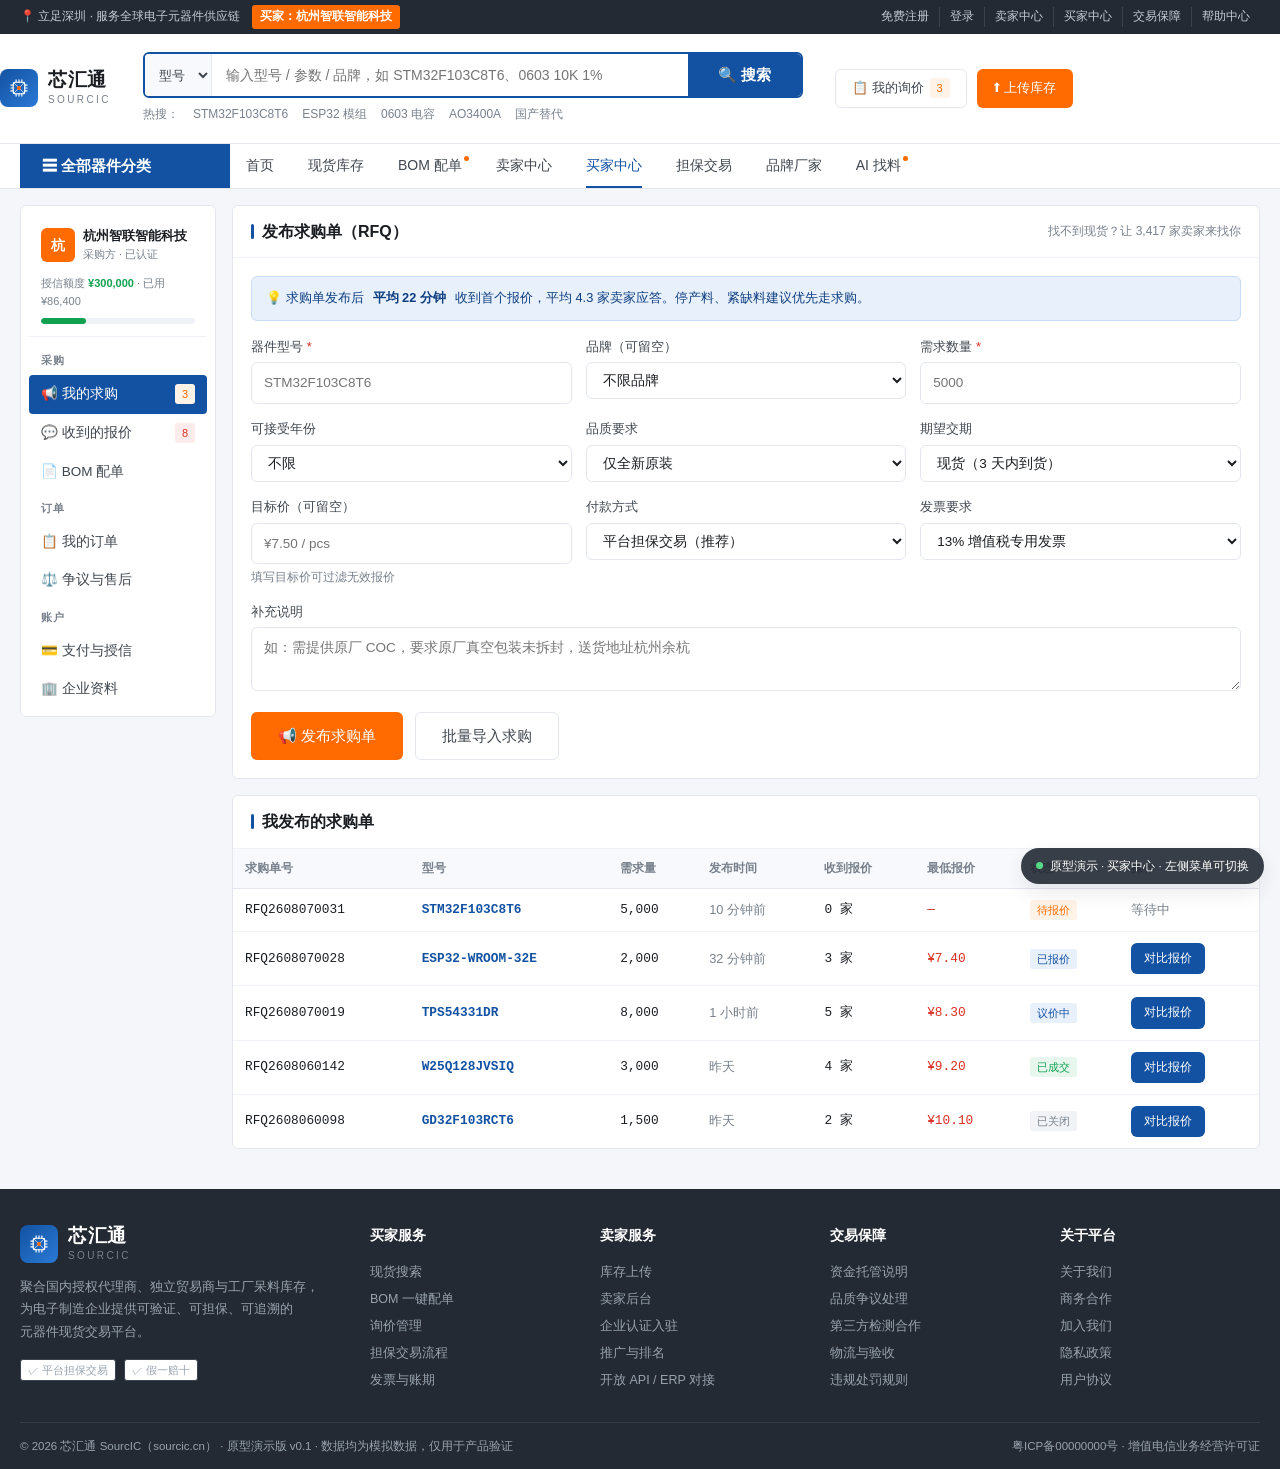
<file: buyer.html>
<!DOCTYPE html>
<html lang="zh-CN">
<head>
<meta charset="UTF-8">
<meta name="viewport" content="width=device-width,initial-scale=1">
<title>买家中心 · 芯汇通 SourcIC</title>
<link rel="stylesheet" href="assets/style.css">
</head>
<body>
<div id="app-header"></div>

<div class="wrap mt16">
  <div class="console">
    <aside class="cmenu">
      <div style="padding:12px;border-bottom:1px solid var(--line-2);margin-bottom:6px">
        <div class="row center gap8">
          <div style="width:34px;height:34px;border-radius:6px;background:var(--accent);color:#fff;display:flex;align-items:center;justify-content:center;font-weight:700">杭</div>
          <div><div class="bold" style="font-size:12.5px">杭州智联智能科技</div><div class="tiny muted">采购方 · 已认证</div></div>
        </div>
        <div class="mt12 tiny muted">授信额度 <b style="color:var(--ok)">¥300,000</b> · 已用 ¥86,400</div>
        <div class="progress mt8"><i style="width:29%;background:var(--ok)"></i></div>
      </div>
      <h6>采购</h6>
      <a href="javascript:;" data-p="rfq" class="on" onclick="go(this)">📢 我的求购 <span class="tag tag-org" style="margin-left:auto">3</span></a>
      <a href="javascript:;" data-p="quote" onclick="go(this)">💬 收到的报价 <span class="tag tag-red" style="margin-left:auto">8</span></a>
      <a href="javascript:;" data-p="bom" onclick="go(this)">📄 BOM 配单</a>
      <h6>订单</h6>
      <a href="javascript:;" data-p="order" onclick="go(this)">📋 我的订单</a>
      <a href="javascript:;" data-p="dispute" onclick="go(this)">⚖️ 争议与售后</a>
      <h6>账户</h6>
      <a href="javascript:;" data-p="credit" onclick="go(this)">💳 支付与授信</a>
      <a href="javascript:;" data-p="cert" onclick="go(this)">🏢 企业资料</a>
    </aside>

    <main class="col gap16">

      <!-- 我的求购 -->
      <section id="p-rfq">
        <div class="panel mb16">
          <div class="panel-hd"><h3>发布求购单（RFQ）</h3><span class="small muted">找不到现货？让 3,417 家卖家来找你</span></div>
          <div class="panel-bd">
            <div class="alert alert-info mb16">💡 求购单发布后 <b>平均 22 分钟</b>收到首个报价，平均 4.3 家卖家应答。停产料、紧缺料建议优先走求购。</div>
            <div class="grid3">
              <div class="field"><label>器件型号 <span class="req">*</span></label><input placeholder="STM32F103C8T6"></div>
              <div class="field"><label>品牌（可留空）</label><select id="bSel"></select></div>
              <div class="field"><label>需求数量 <span class="req">*</span></label><input type="number" placeholder="5000"></div>
            </div>
            <div class="grid3">
              <div class="field"><label>可接受年份</label><select><option>不限</option><option>2024 年及以后</option><option>2023 年及以后</option><option>2022 年及以后</option></select></div>
              <div class="field"><label>品质要求</label><select><option>仅全新原装</option><option>原装库存料可接受</option><option>拆板料可接受（价格优先）</option></select></div>
              <div class="field"><label>期望交期</label><select><option>现货（3 天内到货）</option><option>7 天内</option><option>15 天内</option><option>可等 30 天</option></select></div>
            </div>
            <div class="grid3">
              <div class="field"><label>目标价（可留空）</label><input placeholder="¥7.50 / pcs"><div class="hint">填写目标价可过滤无效报价</div></div>
              <div class="field"><label>付款方式</label><select><option>平台担保交易（推荐）</option><option>账期 30 天（需授信）</option><option>预付全款</option></select></div>
              <div class="field"><label>发票要求</label><select><option>13% 增值税专用发票</option><option>普通发票</option><option>不需要发票</option></select></div>
            </div>
            <div class="field"><label>补充说明</label><textarea rows="2" placeholder="如：需提供原厂 COC，要求原厂真空包装未拆封，送货地址杭州余杭"></textarea></div>
            <div class="row gap12">
              <button class="btn btn-accent btn-lg" onclick="demoTip('求购单已发布！系统已推送给 68 家匹配卖家，预计 30 分钟内收到首个报价。')">📢 发布求购单</button>
              <button class="btn btn-ghost btn-lg" onclick="demoTip('批量导入求购：上传 Excel 一次发布多个型号的求购需求')">批量导入求购</button>
            </div>
          </div>
        </div>

        <div class="panel">
          <div class="panel-hd"><h3>我发布的求购单</h3></div>
          <div class="panel-bd" style="padding:0">
            <table class="dtable">
              <thead><tr><th>求购单号</th><th>型号</th><th>需求量</th><th>发布时间</th><th>收到报价</th><th>最低报价</th><th>状态</th><th>操作</th></tr></thead>
              <tbody id="myRfq"></tbody>
            </table>
          </div>
        </div>
      </section>

      <!-- 收到的报价 -->
      <section id="p-quote" class="hide">
        <div class="alert alert-warn mb16">⚠️ 报价对比时请重点核对：<b>批次年份、标盘状态、是否原厂真空包装、能否走平台担保</b>——只看单价容易踩坑。</div>
        <div class="panel">
          <div class="panel-hd"><h3>RFQ2608070031 · STM32F103C8T6 · 5,000 pcs 的报价对比</h3><span class="tag tag-org">5 家已报价</span></div>
          <div class="panel-bd" style="padding:0">
            <table class="dtable">
              <thead><tr><th>卖家</th><th>类型</th><th>单价</th><th>总价</th><th>批次</th><th>标盘</th><th>货期</th><th>担保</th><th>信用</th><th>操作</th></tr></thead>
              <tbody id="quoteRows"></tbody>
            </table>
          </div>
        </div>

        <div class="panel mt16">
          <div class="panel-hd"><h3>💬 与 深圳芯联电子 的议价记录</h3><span class="tag tag-ok">在线 · 平均响应 ≤15 分钟</span></div>
          <div class="panel-bd">
            <div class="chat">
              <div class="chat-bd" id="chatBody"></div>
              <div class="chat-ft">
                <input id="chatInput" placeholder="输入消息…" onkeydown="if(event.key==='Enter')send()">
                <button class="btn btn-primary" onclick="send()">发送</button>
              </div>
            </div>
            <div class="alert alert-warn mt12 tiny">
              🔒 <b>为什么联系方式要脱敏？</b>平台不是不让你们联系，而是要让<b>议价过程留痕</b>——
              一旦发生"货不对板"，这段对话就是判责证据。线下微信成交的订单，平台无法赔付。
            </div>
          </div>
        </div>
      </section>

      <!-- BOM -->
      <section id="p-bom" class="hide">
        <div class="panel mb16">
          <div class="panel-hd"><h3>BOM 一键配单</h3><span class="small muted">上传整单 BOM，自动匹配全站库存并生成最优采购方案</span></div>
          <div class="panel-bd">
            <div class="upzone" onclick="runBom()">
              <div class="ico">📄</div><b>上传 BOM 文件（.xlsx / .csv）</b>
              <div class="small muted mt8">支持 Altium / Cadence / KiCad / 立创 EDA 导出格式，自动识别列名</div>
            </div>
            <div id="bomResult" class="hide mt16"></div>
          </div>
        </div>
      </section>

      <!-- 订单 -->
      <section id="p-order" class="hide">
        <div class="statgrid mb16">
          <div class="stat"><span>待付款</span><strong style="color:var(--warn)">2</strong><div class="delta muted small">锁库剩余 18 分钟</div></div>
          <div class="stat"><span>待收货</span><strong style="color:var(--brand)">5</strong><div class="delta muted small">3 单在途</div></div>
          <div class="stat"><span>待验收确认</span><strong>3</strong><div class="delta muted small">7 天验货期内</div></div>
          <div class="stat"><span>本月采购额</span><strong>¥86,400</strong><div class="delta down">↓ 12% 环比</div></div>
        </div>
        <div class="panel">
          <div class="panel-hd"><h3>订单列表</h3></div>
          <div class="panel-bd" style="padding:0">
            <table class="dtable">
              <thead><tr><th>订单号</th><th>型号 / 数量</th><th>金额</th><th>卖家</th><th>支付方式</th><th>状态</th><th>操作</th></tr></thead>
              <tbody id="orderRows"></tbody>
            </table>
          </div>
        </div>

        <div class="panel mt16">
          <div class="panel-hd"><h3>订单 HT2608070006 全流程追踪</h3></div>
          <div class="panel-bd">
            <ul class="tl">
              <li class="done"><b>下单锁库</b><span>2026-08-07 09:12 · 5,000 pcs 已锁定，卖家库存同步扣减</span></li>
              <li class="done"><b>货款托管</b><span>2026-08-07 09:18 · ¥39,700 已进入平台监管账户（招商银行专户）</span></li>
              <li class="now"><b>卖家备货中</b><span>预计 2026-08-07 17:00 前发货 · 超时未发货自动全额退款并扣卖家信用分</span></li>
              <li><b>物流在途</b><span>平台同步顺丰运单，可实时查看</span></li>
              <li><b>到货验收（7 天验货期）</b><span>可加购第三方开封检测 ¥380 / 批</span></li>
              <li><b>确认收货 · 放款</b><span>确认后 T+1 结算给卖家，双向评价</span></li>
            </ul>
            <div class="row gap12 mt16">
              <button class="btn btn-ghost" onclick="demoTip('已催促卖家发货')">催发货</button>
              <button class="btn btn-ghost" onclick="demoTip('加购第三方检测：合作机构包括 SGS、华测 CTI、赛宝实验室。含 X-Ray、开封目检、电性能抽测，出具 PDF 报告。')">🔬 加购第三方检测</button>
              <button class="btn btn-ghost" style="color:var(--red);border-color:#f5c2c0" onclick="demoTip('申请取消订单：卖家未发货前可无条件取消，货款原路退回（1-3 个工作日）。')">申请取消</button>
            </div>
          </div>
        </div>
      </section>

      <!-- 争议 -->
      <section id="p-dispute" class="hide">
        <div class="panel mb16">
          <div class="panel-hd"><h3>争议处理机制</h3><span class="tag tag-ok">平均 3.2 天结案</span></div>
          <div class="panel-bd">
            <div class="steps mb24">
              <div class="step"><b>发起争议</b><span>签收 7 天内<br>上传照片/视频证据</span></div>
              <div class="step"><b>资金冻结</b><span>平台立即冻结<br>托管货款</span></div>
              <div class="step"><b>卖家举证</b><span>48 小时内提交<br>批次/COC/来源凭证</span></div>
              <div class="step"><b>第三方检测</b><span>争议大额订单<br>送 SGS/CTI 检测</span></div>
              <div class="step"><b>平台裁决</b><span>依据 IM 记录 +<br>检测报告判责</span></div>
              <div class="step"><b>执行赔付</b><span>退货退款 / 部分退款<br>假货则从保证金赔十</span></div>
            </div>
            <div style="display:grid;grid-template-columns:1fr 1fr;gap:16px">
              <div class="panel" style="padding:16px"><b style="font-size:13.5px">📊 判责规则（公开透明）</b>
                <table class="dtable mt12">
                  <tr><td>型号/批次与描述不符</td><td><span class="tag tag-red">卖家全责</span></td></tr>
                  <tr><td>经检测为翻新/仿冒</td><td><span class="tag tag-red">假一赔十</span></td></tr>
                  <tr><td>数量短少</td><td><span class="tag tag-warn">卖家补发或退差</span></td></tr>
                  <tr><td>包装破损但功能正常</td><td><span class="tag tag-warn">协商部分退款</span></td></tr>
                  <tr><td>物流导致损坏</td><td><span class="tag tag-blue">平台垫付后向物流追偿</span></td></tr>
                  <tr><td>买家自行选型错误</td><td><span class="tag tag-gray">买家承担（可协商退货扣 8%）</span></td></tr>
                </table></div>
              <div class="panel" style="padding:16px"><b style="font-size:13.5px">⚖️ 我的争议单</b>
                <div class="mt12" style="border:1px solid #f5c2c0;background:var(--red-l);border-radius:4px;padding:12px">
                  <div class="row between center"><span class="mono bold" style="font-size:12.5px">DS26073001</span><span class="tag tag-red">检测中</span></div>
                  <div class="tiny mt8" style="line-height:1.7">
                    订单 HT2607280033 · IRF540NSTRLPBF × 3,200 pcs<br>
                    诉求：<b>丝印与原厂不符，疑似打磨翻新</b><br>
                    进度：样品已送华测 CTI，预计 08-09 出报告<br>
                    冻结金额：<b>¥16,160</b>（如判定假货，赔付上限 ¥161,600）</div>
                  <button class="btn btn-ghost btn-sm btn-block mt12" onclick="demoTip('查看争议详情与举证材料')">查看详情</button>
                </div>
                <button class="btn btn-accent btn-block mt12" onclick="demoTip('发起新争议：选择订单 → 选择争议类型 → 上传证据（外观照、X-Ray、测试数据）')">＋ 发起新争议</button>
              </div>
            </div>
          </div>
        </div>
      </section>

      <!-- 支付与授信 -->
      <section id="p-credit" class="hide">
        <div class="panel mb16">
          <div class="panel-hd"><h3>支付方式</h3></div>
          <div class="panel-bd">
            <table class="spec-table">
              <tr><th>🛡️ 平台担保交易<br><span class="tag tag-ok">推荐</span></th>
                <td>货款先付入平台监管账户（银行存管），卖家发货 → 买家验收 → T+1 放款。<b>唯一享受"假一赔十"保障的方式。</b><br>
                  <span class="muted small">手续费：买家 0，卖家承担 0.8%-2%（按等级）</span></td></tr>
              <tr><th>🏦 对公转账</th><td>大额订单（≥10 万）常用，仍需通过平台生成的专属虚拟账户入账才算担保交易。<br>
                  <span class="muted small">到账 T+0，需上传水单</span></td></tr>
              <tr><th>💳 微信 / 支付宝</th><td>单笔 ≤ ¥50,000，适合小批量打样采购，即时到账。</td></tr>
              <tr><th>📅 账期支付</th><td>需通过平台授信（基于企业征信 + 历史交易），当前额度 <b style="color:var(--ok)">¥300,000</b>，账期 30 / 60 天。<br>
                  <span class="muted small">平台向卖家收 0.5%/月 风控服务费，卖家可选择是否接受账期订单</span></td></tr>
              <tr><th>📃 银行承兑汇票</th><td>≥ ¥100,000 订单支持，需卖家同意，平台提供票据真伪核验服务。</td></tr>
            </table>
            <div class="alert alert-warn mt16">
              🚫 <b>严禁线下私下转账。</b>一旦发现，买卖双方各扣 100 信用分。线下交易发生纠纷，平台<b>不提供任何担保与赔付</b>——
              这是平台价值的核心边界，也是我们能持续压低佣金的前提。
            </div>
          </div>
        </div>
        <div class="panel">
          <div class="panel-hd"><h3>我的授信</h3></div>
          <div class="panel-bd">
            <div class="statgrid">
              <div class="stat"><span>总额度</span><strong>¥300,000</strong></div>
              <div class="stat"><span>已用额度</span><strong style="color:var(--warn)">¥86,400</strong></div>
              <div class="stat"><span>可用额度</span><strong style="color:var(--ok)">¥213,600</strong></div>
              <div class="stat"><span>账期</span><strong>30 天</strong></div>
            </div>
            <div class="alert alert-info mt16">💡 连续 6 个月按时回款且累计采购 ≥ ¥100 万，可申请提额至 ¥1,000,000 并延长至 60 天账期。
              <a href="javascript:;" style="color:var(--brand)" onclick="demoTip('提交提额申请，需补充近 2 年财报与银行流水')">申请提额 →</a></div>
          </div>
        </div>
      </section>

      <!-- 企业资料 -->
      <section id="p-cert" class="hide">
        <div class="panel">
          <div class="panel-hd"><h3>企业资料</h3><span class="tag tag-ok">已认证</span></div>
          <div class="panel-bd">
            <table class="spec-table">
              <tr><th>企业名称</th><td>杭州智联智能科技有限公司 <span class="tag tag-ok">✓ 工商核验</span></td></tr>
              <tr><th>信用代码</th><td class="mono">91330100MA2C****4F</td></tr>
              <tr><th>企业类型</th><td>方案商 / 整机制造 · 员工 120 人</td></tr>
              <tr><th>主营产品</th><td>工业物联网网关、智能电表模组</td></tr>
              <tr><th>年采购规模</th><td>约 ¥1,200 万</td></tr>
              <tr><th>常用收货地址</th><td>浙江省杭州市余杭区**产业园 3 号楼 · 收货人 李** · 138****4402</td></tr>
              <tr><th>开票信息</th><td>已完善（13% 专票抬头、税号、开户行、地址电话）</td></tr>
              <tr><th>采购偏好</th><td><span class="tag tag-blue">仅全新原装</span> <span class="tag tag-blue">要求 COC</span> <span class="tag tag-blue">2023 年后批次</span>
                <span class="muted small">· 系统据此优先推荐符合偏好的库存</span></td></tr>
            </table>
            <div class="alert alert-info mt16">💡 完善企业资料可解锁：账期授信、专属客户经理、卖家优先响应、企业采购数据看板。</div>
          </div>
        </div>
      </section>

    </main>
  </div>
</div>

<div id="app-footer"></div>

<script src="assets/data.js"></script>
<script src="assets/app.js"></script>
<script>
renderHeader('buyer.html', {role:'买家：杭州智联智能科技'});
renderFooter();
renderDemoNote('买家中心 · 左侧菜单可切换');

const PAGES = ['rfq','quote','bom','order','dispute','credit','cert'];
function go(el){
  document.querySelectorAll('.cmenu a').forEach(a=>a.classList.remove('on'));
  el.classList.add('on');
  PAGES.forEach(p=>document.getElementById('p-'+p).classList.add('hide'));
  document.getElementById('p-'+el.dataset.p).classList.remove('hide');
  window.scrollTo({top:0,behavior:'smooth'});
}
if(qs('tab')){ const t = document.querySelector(`[data-p=${qs('tab')}]`); if(t) go(t); }

document.getElementById('bSel').innerHTML = '<option>不限品牌</option>' +
  Object.keys(BRANDS).map(b=>`<option>${fmt.brandCn(b)}（${b}）</option>`).join('');

// 我的求购
document.getElementById('myRfq').innerHTML = INQUIRIES.map((r,i)=>`<tr>
  <td class="mono tiny">${r.id}</td>
  <td class="mono bold" style="color:var(--brand)">${r.mpn}</td>
  <td class="mono">${fmt.qty(r.qty)}</td>
  <td class="tiny muted">${r.time}</td>
  <td class="mono">${r.quotes} 家</td>
  <td class="mono" style="color:var(--red)">${r.quotes?fmt.price(6.5+i*0.9):'—'}</td>
  <td><span class="tag ${r.status==='待报价'?'tag-org':r.status==='已成交'?'tag-ok':r.status==='已关闭'?'tag-gray':'tag-blue'}">${r.status}</span></td>
  <td>${r.quotes?'<button class="btn btn-primary btn-sm" onclick="go(document.querySelector(\'[data-p=quote]\'))">对比报价</button>'
    :'<a href="javascript:;" style="color:var(--muted)">等待中</a>'}</td></tr>`).join('');

// 报价对比
const quotes = [
  ['深圳芯联电子','授权代理商',7.94,'2024+','原厂整盘 2500/Reel','现货 · 当日发',true,4.9],
  ['上海derek微电子','授权代理商',8.12,'2025+','原厂整盘 2500/Reel','现货 · 当日发',true,4.9],
  ['东莞恒芯电子','独立贸易商',7.62,'2023+','原厂整盘 2500/Reel','现货 · 1 天',true,4.7],
  ['香港环宇国际','独立贸易商',7.28,'2022+','拆盘散装','跨境 2-3 天',true,4.6],
  ['某某电子商行','独立贸易商',6.45,'未申报','散装','现货',false,3.8]
];
document.getElementById('quoteRows').innerHTML = quotes.map((q,i)=>`<tr ${i===0?'style="background:var(--ok-l)"':''}>
  <td><b>${q[0]}</b>${i===0?' <span class="tag tag-ok">推荐</span>':''}</td>
  <td><span class="tag ${q[1]==='授权代理商'?'tag-ok':'tag-blue'}">${q[1]}</span></td>
  <td class="mono bold" style="color:var(--red);font-size:14px">¥${q[2].toFixed(2)}</td>
  <td class="mono">¥${fmt.qty(Math.round(q[2]*5000))}</td>
  <td>${q[3]==='未申报'?'<span class="tag tag-red">未申报</span>':'<b>'+q[3]+'</b>'}</td>
  <td class="tiny">${q[4]}</td>
  <td class="tiny">${q[5]}</td>
  <td>${q[6]?'<span class="tag tag-ok">✓ 支持</span>':'<span class="tag tag-red">✗ 拒绝</span>'}</td>
  <td>⭐ ${q[7]}</td>
  <td>${q[6]?'<button class="btn btn-accent btn-sm" onclick="demoTip(\'进入担保下单流程\')">下单</button>'
    :'<span class="tiny" style="color:var(--red)">风险高</span>'}</td></tr>`).join('') +
  `<tr><td colspan="10" class="small" style="background:#fffbf5;color:#8a5300;padding:12px">
    ⚠️ <b>平台风险提示</b>：最低价 ¥6.45 的卖家<b>未申报批次年份、拒绝担保交易、信用分仅 3.8</b>，
    历史有 2 次品质投诉。比最优推荐便宜 ¥7,450，但风险敞口是全额 ¥32,250。<b>不建议采购。</b></td></tr>`;

// IM
const msgs = [
  {t:'sys',c:'⚠️ 本对话已加密存档，是纠纷判责依据。请勿线下转账。'},
  {t:'them',c:'您好，STM32F103C8T6 我们 2024 年批次现货 87,500 pcs，原厂整盘未拆封，5000 pcs 报 ¥7.94。'},
  {t:'me',c:'能提供 COC 吗？另外这批货是原厂真空包装还是已经拆过？'},
  {t:'them',c:'可以提供 ST 原厂 COC 和我方进货 Invoice。整盘真空包装未拆封，湿度卡完好，可以先拍视频给您看。'},
  {t:'me',c:'好，那按 5000 走担保交易。价格能不能到 7.8？后面月度大概 2 万的量。'},
  {t:'them',c:'7.8 可以，但需要您确认月度框架。我发个议价单过来，锁价 3 个月。'},
  {t:'sys',c:'📄 卖家发送《议价单 #Q26080701》：5,000 pcs @ ¥7.80 · 支持平台担保 · 有效期 24 小时'}
];
function draw(){
  document.getElementById('chatBody').innerHTML = msgs.map(m=>
    m.t==='sys' ? `<div class="msg-sys">${m.c}</div>`
    : `<div class="msg ${m.t==='me'?'me':''}"><div class="av">${m.t==='me'?'我':'卖'}</div><div class="bub">${m.c}</div></div>`).join('');
  const b=document.getElementById('chatBody'); b.scrollTop=b.scrollHeight;
}
function send(){
  const i=document.getElementById('chatInput'); if(!i.value.trim())return;
  msgs.push({t:'me',c:i.value}); i.value=''; draw();
  setTimeout(()=>{msgs.push({t:'them',c:'收到，我确认一下马上回复您。'});draw();},700);
}
draw();

// 订单
document.getElementById('orderRows').innerHTML = ORDERS.map(o=>`<tr>
  <td class="mono tiny">${o.id}</td>
  <td><span class="mono bold" style="color:var(--brand)">${o.mpn}</span><div class="tiny muted">${fmt.qty(o.qty)} pcs</div></td>
  <td class="mono bold">¥${fmt.qty(o.amt)}</td>
  <td>${Object.values(SELLERS)[Math.floor(Math.random()*6)].name.slice(0,10)}…</td>
  <td><span class="tag ${o.pay==='平台担保'?'tag-ok':'tag-warn'}">${o.pay}</span></td>
  <td><span class="tag ${o.statusTag}">${o.status}</span></td>
  <td>${o.status==='待收货确认'?'<button class="btn btn-primary btn-sm" onclick="demoTip(\'确认收货后 T+1 放款给卖家，操作不可撤销。建议先完成验货。\')">确认收货</button>'
    : o.status==='质保申诉中'?'<button class="btn btn-accent btn-sm" onclick="go(document.querySelector(\'[data-p=dispute]\'))">查看争议</button>'
    : '<a href="javascript:;" style="color:var(--brand)" onclick="demoTip(\'订单详情\')">详情</a>'}</td></tr>`).join('');

// BOM
function runBom(){
  const z = document.querySelector('#p-bom .upzone');
  z.innerHTML = '<div class="ico">⏳</div><b>正在匹配 网关主板_BOM_V2.3.xlsx …</b>';
  setTimeout(()=>{
    z.innerHTML = '<div class="ico">✅</div><b>网关主板_BOM_V2.3.xlsx 匹配完成</b><div class="small muted mt8">共 86 个物料行 · 用时 2.4 秒</div>';
    const items = PRODUCTS.slice(0,8);
    document.getElementById('bomResult').classList.remove('hide');
    document.getElementById('bomResult').innerHTML = `
      <div class="statgrid mb16">
        <div class="stat"><span>BOM 物料数</span><strong>86</strong></div>
        <div class="stat"><span>完全匹配</span><strong style="color:var(--ok)">79</strong><div class="delta muted small">91.9% 齐套率</div></div>
        <div class="stat"><span>仅有替代料</span><strong style="color:var(--warn)">5</strong></div>
        <div class="stat"><span>无货需求购</span><strong style="color:var(--red)">2</strong></div>
      </div>
      <div class="alert alert-ok mb12">✅ 已生成 3 套采购方案。<b>方案 A（最低价）</b>合计 ¥48,620，需向 6 家卖家下单；
        <b>方案 B（最少卖家）</b>合计 ¥51,180，仅 2 家卖家、物流最省；
        <b>方案 C（最高品质）</b>合计 ¥56,340，全部授权代理商 + 2024 年后批次。</div>
      <table class="dtable" style="border:1px solid var(--line);border-radius:4px">
        <thead><tr><th>位号</th><th>型号</th><th>用量</th><th>需求数</th><th>匹配结果</th><th>单价</th><th>小计</th><th>卖家</th></tr></thead>
        <tbody>${items.map((p,i)=>`<tr>
          <td class="tiny mono">${['C1-C12','U1','R4-R9','U3','L2','Q1-Q4','Y1','J2'][i]}</td>
          <td class="mono bold" style="color:var(--brand)">${p.mpn}</td>
          <td class="mono">${[12,1,6,1,2,4,1,1][i]}</td>
          <td class="mono">${fmt.qty([12,1,6,1,2,4,1,1][i]*1000)}</td>
          <td>${i===6?'<span class="tag tag-warn">替代料</span>':'<span class="tag tag-ok">现货齐套</span>'}</td>
          <td class="mono" style="color:var(--red)">${fmt.price(p.tiers[1].p)}</td>
          <td class="mono">¥${([12,1,6,1,2,4,1,1][i]*1000*p.tiers[1].p).toFixed(2)}</td>
          <td class="tiny">${SELLERS[p.seller].name.slice(0,8)}…</td></tr>`).join('')}
        <tr><td colspan="8" class="tiny muted" style="text-align:center;padding:10px">… 其余 78 行已折叠 …</td></tr></tbody>
      </table>
      <div class="row gap12 mt16">
        <button class="btn btn-accent btn-lg" onclick="demoTip('方案 A 已拆分为 6 张担保订单，可一次性支付。')">🛒 按方案 A 一键下单（¥48,620）</button>
        <button class="btn btn-ghost btn-lg" onclick="demoTip('导出 BOM匹配结果.xlsx')">导出比价表</button>
        <button class="btn btn-ghost btn-lg" onclick="go(document.querySelector('[data-p=rfq]'))">为 2 个缺货料发布求购</button>
      </div>`;
  }, 1400);
}
</script>
</body>
</html>
</file>
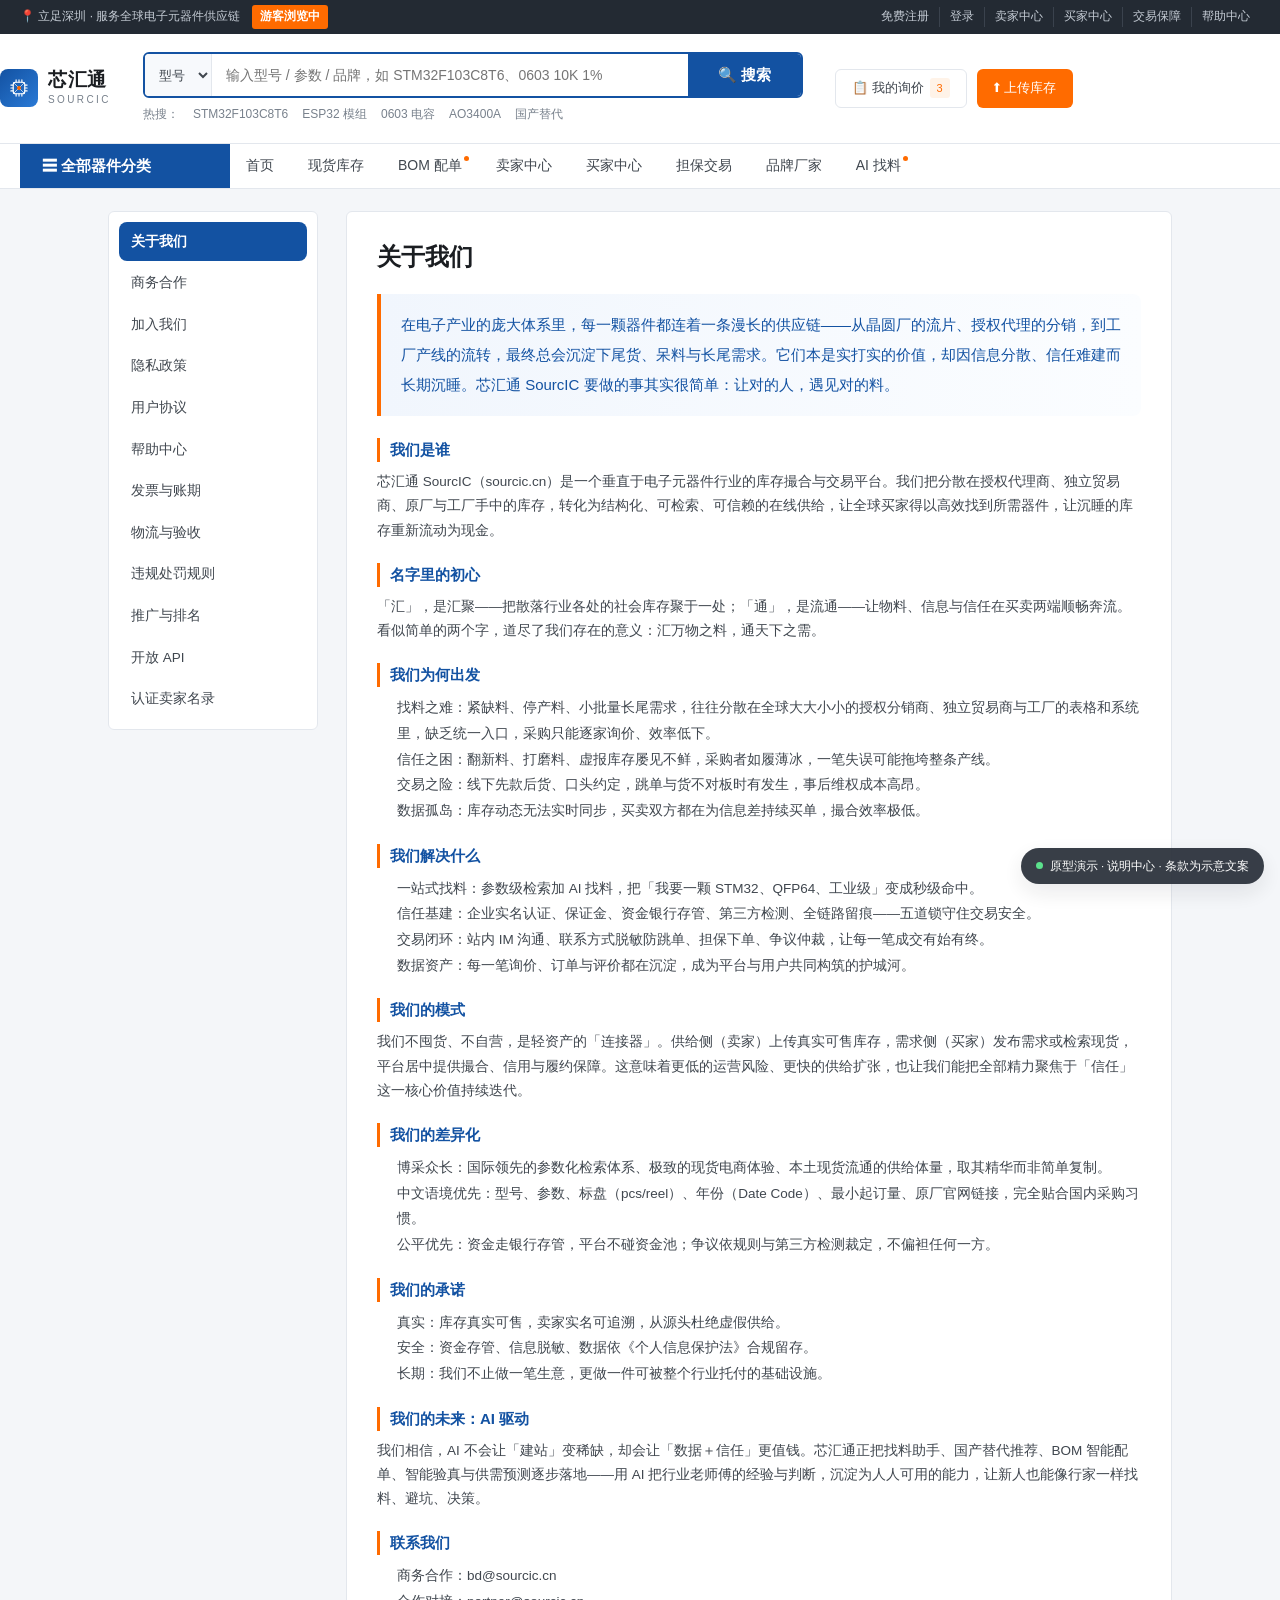
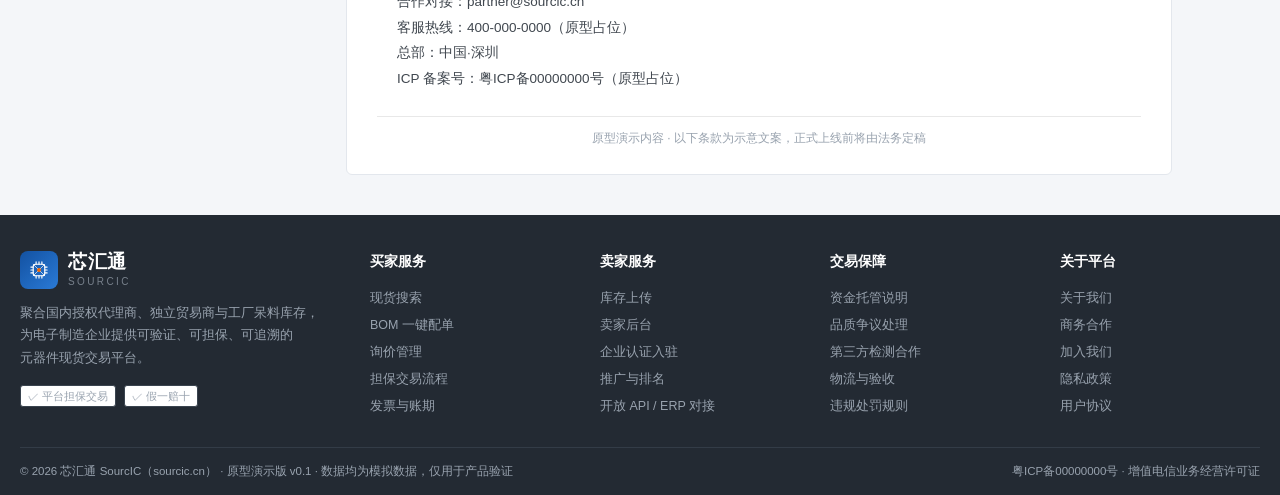
<file: info.html>
<!DOCTYPE html>
<html lang="zh-CN">
<head>
  <meta charset="UTF-8">
  <meta name="viewport" content="width=device-width, initial-scale=1.0">
  <title>说明中心 · 芯汇通 SourcIC</title>
  <link rel="icon" href="assets/favicon.svg">
  <link rel="stylesheet" href="assets/style.css">
</head>
<body>
  <div id="app-header"></div>
  <main class="info-wrap">
    <aside class="info-nav" id="infoNav"></aside>
    <section class="info-main">
      <div id="infoMain"></div>
      <div class="info-proto">原型演示内容 · 以下条款为示意文案，正式上线前将由法务定稿</div>
    </section>
  </main>
  <div id="app-footer"></div>

  <script src="assets/data.js"></script>
  <script src="assets/app.js"></script>
  <script>
  const TOPICS = {
    about: {
      title: '关于我们',
      lead: '在电子产业的庞大体系里，每一颗器件都连着一条漫长的供应链——从晶圆厂的流片、授权代理的分销，到工厂产线的流转，最终总会沉淀下尾货、呆料与长尾需求。它们本是实打实的价值，却因信息分散、信任难建而长期沉睡。芯汇通 SourcIC 要做的事其实很简单：让对的人，遇见对的料。',
      blocks: [
        { h: '我们是谁', p: '芯汇通 SourcIC（sourcic.cn）是一个垂直于电子元器件行业的库存撮合与交易平台。我们把分散在授权代理商、独立贸易商、原厂与工厂手中的库存，转化为结构化、可检索、可信赖的在线供给，让全球买家得以高效找到所需器件，让沉睡的库存重新流动为现金。' },
        { h: '名字里的初心', p: '「汇」，是汇聚——把散落行业各处的社会库存聚于一处；「通」，是流通——让物料、信息与信任在买卖两端顺畅奔流。看似简单的两个字，道尽了我们存在的意义：汇万物之料，通天下之需。' },
        { h: '我们为何出发', ul: [
          '找料之难：紧缺料、停产料、小批量长尾需求，往往分散在全球大大小小的授权分销商、独立贸易商与工厂的表格和系统里，缺乏统一入口，采购只能逐家询价、效率低下。',
          '信任之困：翻新料、打磨料、虚报库存屡见不鲜，采购者如履薄冰，一笔失误可能拖垮整条产线。',
          '交易之险：线下先款后货、口头约定，跳单与货不对板时有发生，事后维权成本高昂。',
          '数据孤岛：库存动态无法实时同步，买卖双方都在为信息差持续买单，撮合效率极低。'
        ] },
        { h: '我们解决什么', ul: [
          '一站式找料：参数级检索加 AI 找料，把「我要一颗 STM32、QFP64、工业级」变成秒级命中。',
          '信任基建：企业实名认证、保证金、资金银行存管、第三方检测、全链路留痕——五道锁守住交易安全。',
          '交易闭环：站内 IM 沟通、联系方式脱敏防跳单、担保下单、争议仲裁，让每一笔成交有始有终。',
          '数据资产：每一笔询价、订单与评价都在沉淀，成为平台与用户共同构筑的护城河。'
        ] },
        { h: '我们的模式', p: '我们不囤货、不自营，是轻资产的「连接器」。供给侧（卖家）上传真实可售库存，需求侧（买家）发布需求或检索现货，平台居中提供撮合、信用与履约保障。这意味着更低的运营风险、更快的供给扩张，也让我们能把全部精力聚焦于「信任」这一核心价值持续迭代。' },
        { h: '我们的差异化', ul: [
          '博采众长：国际领先的参数化检索体系、极致的现货电商体验、本土现货流通的供给体量，取其精华而非简单复制。',
          '中文语境优先：型号、参数、标盘（pcs/reel）、年份（Date Code）、最小起订量、原厂官网链接，完全贴合国内采购习惯。',
          '公平优先：资金走银行存管，平台不碰资金池；争议依规则与第三方检测裁定，不偏袒任何一方。'
        ] },
        { h: '我们的承诺', ul: [
          '真实：库存真实可售，卖家实名可追溯，从源头杜绝虚假供给。',
          '安全：资金存管、信息脱敏、数据依《个人信息保护法》合规留存。',
          '长期：我们不止做一笔生意，更做一件可被整个行业托付的基础设施。'
        ] },
        { h: '我们的未来：AI 驱动', p: '我们相信，AI 不会让「建站」变稀缺，却会让「数据＋信任」更值钱。芯汇通正把找料助手、国产替代推荐、BOM 智能配单、智能验真与供需预测逐步落地——用 AI 把行业老师傅的经验与判断，沉淀为人人可用的能力，让新人也能像行家一样找料、避坑、决策。' },
        { h: '联系我们', ul: [
          '商务合作：bd@sourcic.cn',
          '合作对接：partner@sourcic.cn',
          '客服热线：400-000-0000（原型占位）',
          '总部：中国·深圳',
          'ICP 备案号：粤ICP备00000000号（原型占位）'
        ] }
      ]
    },
    partner: {
      title: '商务合作',
      blocks: [
        { h: '合作方向', ul: ['品牌原厂 / 授权代理：共建授权库存专区', '检测机构：第三方验真、可靠性试验联合服务', '物流仓储：入仓质检、代发履约', '行业协会 / 媒体：联合活动与内容', '投资机构：战略与财务融资对接'] },
        { h: '如何对接', p: '请发送合作意向至 partner@sourcic.cn，注明合作类型、机构名称与联系人，我们将在 3 个工作日内回复。' }
      ]
    },
    career: {
      title: '加入我们',
      blocks: [
        { h: '我们在找', ul: ['后端工程师（Node / PostgreSQL / 搜索引擎）', '前端工程师（React / 可视化）', '供应链运营（元器件行业背景优先）', '商务拓展 BD（电子元器件渠道资源）', '风控与质检专家'] },
        { h: '投递方式', p: '简历请发送至 hr@sourcic.cn，标题格式「岗位-姓名」。芯汇通处于快速成长期，提供股权与广阔成长空间。' }
      ]
    },
    privacy: {
      title: '隐私政策',
      blocks: [
        { h: '我们收集的信息', ul: ['注册信息：企业名称、统一社会信用代码、联系人（用于实名与企业认证）', '交易信息：询价、订单、支付与物流留痕（用于担保与争议处理）', '沟通信息：站内 IM 记录（依合规要求留存）', '设备与日志：访问 IP、浏览器、操作日志'] },
        { h: '信息使用', p: '仅用于提供与改进平台服务、风控核验、争议处理与法律合规。我们不会向无关第三方出售你的信息。' },
        { h: '信息保护', ul: ['敏感信息加密存储与传输（TLS）', '联系方式默认脱敏，仅授权后按留痕规则解锁', 'IM 与交易数据按《个人信息保护法》留存期限管理', '两地三中心备份，防止数据丢失'] },
        { h: '你的权利', p: '你有权查询、更正、删除自己的信息，或撤回授权。可联系 privacy@sourcic.cn 行使权利。' }
      ]
    },
    agreement: {
      title: '用户协议',
      blocks: [
        { h: '账号与认证', p: '使用担保交易与资金托管功能需完成企业实名认证。账号仅限本人/本企业使用，不得转借或买卖。' },
        { h: '交易规则', ul: ['优先使用站内 IM 沟通，线下成交不受平台担保保护', '发布库存须真实、可售，禁止虚假库存与刷量', '担保订单资金由银行存管，确认收货后释放给卖家', '争议依平台判责规则处理，必要时引入第三方检测'] },
        { h: '禁止行为', ul: ['跳单（引导线下规避平台交易）', '销售翻新/打磨/假冒器件', '发布违禁品或侵犯他人知识产权', '利用平台从事欺诈或洗钱'] },
        { h: '责任与争议', p: '平台提供信息撮合与交易保障工具，具体交易风险由买卖双方依约定承担。争议无法协商时，可提交平台仲裁或依法维权。' }
      ]
    },
    help: {
      title: '帮助中心',
      blocks: [
        { h: '注册与入驻', p: '首页点击「免费注册」，选择买家或卖家角色，提交企业资料完成认证即可使用。卖家需上传授权书或缴纳保证金以提升权重。' },
        { h: '如何找料', ul: ['首页搜索框输入型号（如 STM32F103C8T6）', '通过「现货搜索」多维筛选分类/品牌/封装/年份', '发布求购（RFQ），等待卖家报价', '使用「AI 找料」用一句话描述需求自动匹配'] },
        { h: '如何下单', p: '在商品详情页点击「担保下单」，资金进入银行存管，确认收货后释放给卖家；也可先「站内议价」再成交。' },
        { h: '常见问题', ul: ['联系方式为何隐藏？——防跳单、保交易安全，可消耗额度解锁并留痕', '发票怎么开？——见「发票与账期」', '货物有问题？——发起争议，平台介入判责'] }
      ]
    },
    invoice: {
      title: '发票与账期',
      blocks: [
        { h: '发票类型', ul: ['增值税普通发票', '增值税专用发票（需提供开票资料）', '电子发票（优先，开票更快）'] },
        { h: '开票流程', p: '订单完成并确认收货后，在「买家中心-支付与授信」提交开票申请，平台或卖家在 5 个工作日内开具。' },
        { h: '账期与授信', p: '认证企业可申请采购授信额度，享受月结账期；额度由平台依交易信用评估。原型中五种支付方式（企业网银/承兑汇票/银行存管/授信赊销/供应链金融）均可体验。' }
      ]
    },
    logistics: {
      title: '物流与验收',
      blocks: [
        { h: '发货', ul: ['卖家在约定时效内发货（页面标注 lead time）', '高价值器件建议入仓质检后代发', '支持顺丰、德邦及第三方保税仓'] },
        { h: '验收', ul: ['买家收货后按约定验收期确认', '外观/数量异常请于验收期内发起争议', '确认收货后存管资金释放给卖家'] },
        { h: '拒收与退货', p: '非质量问题的退货依买卖双方约定；质量争议由平台依判责规则或第三方检测裁定。' }
      ]
    },
    penalty: {
      title: '违规处罚规则',
      blocks: [
        { h: '违规类型', ul: ['跳单：引导或接受线下规避平台交易', '售假：销售翻新/打磨/假冒/侵权器件', '虚假库存：发布不可售或刷量库存', '欺诈：虚假报价、骗取货款'] },
        { h: '处罚梯度', ul: ['轻微：警告 + 扣分 + 降权', '一般：限制功能 + 公示 + 冻结保证金部分', '严重：清退 + 没收保证金 + 列入黑名单 + 依法移交'] },
        { h: '申诉', p: '被处罚方可提交申诉与证据，平台在 5 个工作日内复核；涉及检测的结论以第三方报告为准。' }
      ]
    },
    promotion: {
      title: '推广与排名',
      blocks: [
        { h: '基础展示', p: '完成入驻与认证的卖家库存默认进入搜索与推荐，按相关性、信用、库存充足度综合排序。' },
        { h: '排序规则', ul: ['认证卖家优先', '信用评分高者优先', '库存充足、响应快者优先', '历史成交好者优先'] },
        { h: '付费推广（规划中）', p: '后续将开放关键词置顶、专区冠名、认证标识等增值推广，规则透明、明码标价，不干扰公平排序基础逻辑。' }
      ]
    },
    api: {
      title: '开放 API / ERP 对接',
      blocks: [
        { h: '对接能力', ul: ['库存同步：批量上传 / 实时库存变更', '订单对接：询价、下单、状态回写', '物流回传：发货、运单、签收', '数据报表：销售、滞销、价格走势'] },
        { h: '对接流程', ul: ['申请 API 密钥（卖家中心-开放 API）', '下载接口文档与 SDK', '沙箱联调', '正式上线，库存实时同步'] },
        { h: '文档', p: '完整接口文档将于 V1 上线后在「卖家中心-ERP API 对接」中提供（当前为原型占位）。' }
      ]
    },
    sellers: {
      title: '认证卖家名录',
      blocks: [],
      sellers: true
    }
  };

  const NAV = [
    ['about', '关于我们'], ['partner', '商务合作'], ['career', '加入我们'],
    ['privacy', '隐私政策'], ['agreement', '用户协议'], ['help', '帮助中心'],
    ['invoice', '发票与账期'], ['logistics', '物流与验收'], ['penalty', '违规处罚规则'],
    ['promotion', '推广与排名'], ['api', '开放 API'], ['sellers', '认证卖家名录']
  ];

  function sellerCards() {
    if (typeof SELLERS === 'undefined') return '<p class="muted">卖家数据加载中…</p>';
    return Object.entries(SELLERS).map(([id, s]) => {
      const cnt = (typeof PRODUCTS !== 'undefined') ? PRODUCTS.filter(p => p.seller === id).length : 0;
      return `<div class="scard">
        <div class="scard-h"><span class="scard-name">${s.name}</span><span class="tag tag-org">${s.type}</span></div>
        <div class="scard-meta">${s.city} · 从业 ${s.years} 年 · 评分 ${s.rating} · 成交 ${s.deals}</div>
        <div class="scard-meta">在售库存 ${cnt} 项 · 响应 ${s.resp} 分钟 · 发货 ${s.lead}</div>
        <div class="scard-bot"><span>保证金 ${s.bond}</span><a class="btn btn-ghost sm" href="search.html?kw=${encodeURIComponent(s.name)}">查看库存 →</a></div>
      </div>`;
    }).join('');
  }

  function render(key) {
    if (!TOPICS[key]) key = 'about';
    // nav
    document.getElementById('infoNav').innerHTML = NAV.map(([k, label]) =>
      `<a href="info.html?t=${k}" class="${k === key ? 'on' : ''}">${label}</a>`).join('');
    const t = TOPICS[key];
    let body = '';
    if (t.sellers) {
      body = `<div class="scard-grid">${sellerCards()}</div>`;
    } else {
      body = t.blocks.map(b => {
        let inner = b.p ? `<p>${b.p}</p>` : '';
        if (b.ul) inner += `<ul>${b.ul.map(x => `<li>${x}</li>`).join('')}</ul>`;
        return `<div class="info-block"><h3>${b.h}</h3>${inner}</div>`;
      }).join('');
    }
    document.getElementById('infoMain').innerHTML =
      `<h1 class="info-h1">${t.title}</h1>${t.lead ? `<p class="info-lead">${t.lead}</p>` : ''}${body}`;
    document.title = t.title + ' · 芯汇通 SourcIC';
    window.scrollTo(0, 0);
  }

  (function init() {
    renderHeader('info.html');
    renderFooter();
    renderDemoNote('说明中心 · 条款为示意文案');
    const t = new URLSearchParams(location.search).get('t') || 'about';
    render(t);
    document.getElementById('infoNav').addEventListener('click', e => {
      const a = e.target.closest('a'); if (!a) return;
      e.preventDefault();
      const k = new URLSearchParams(a.search).get('t');
      history.pushState({}, '', a.href);
      render(k);
    });
  })();
  </script>
</body>
</html>
</file>
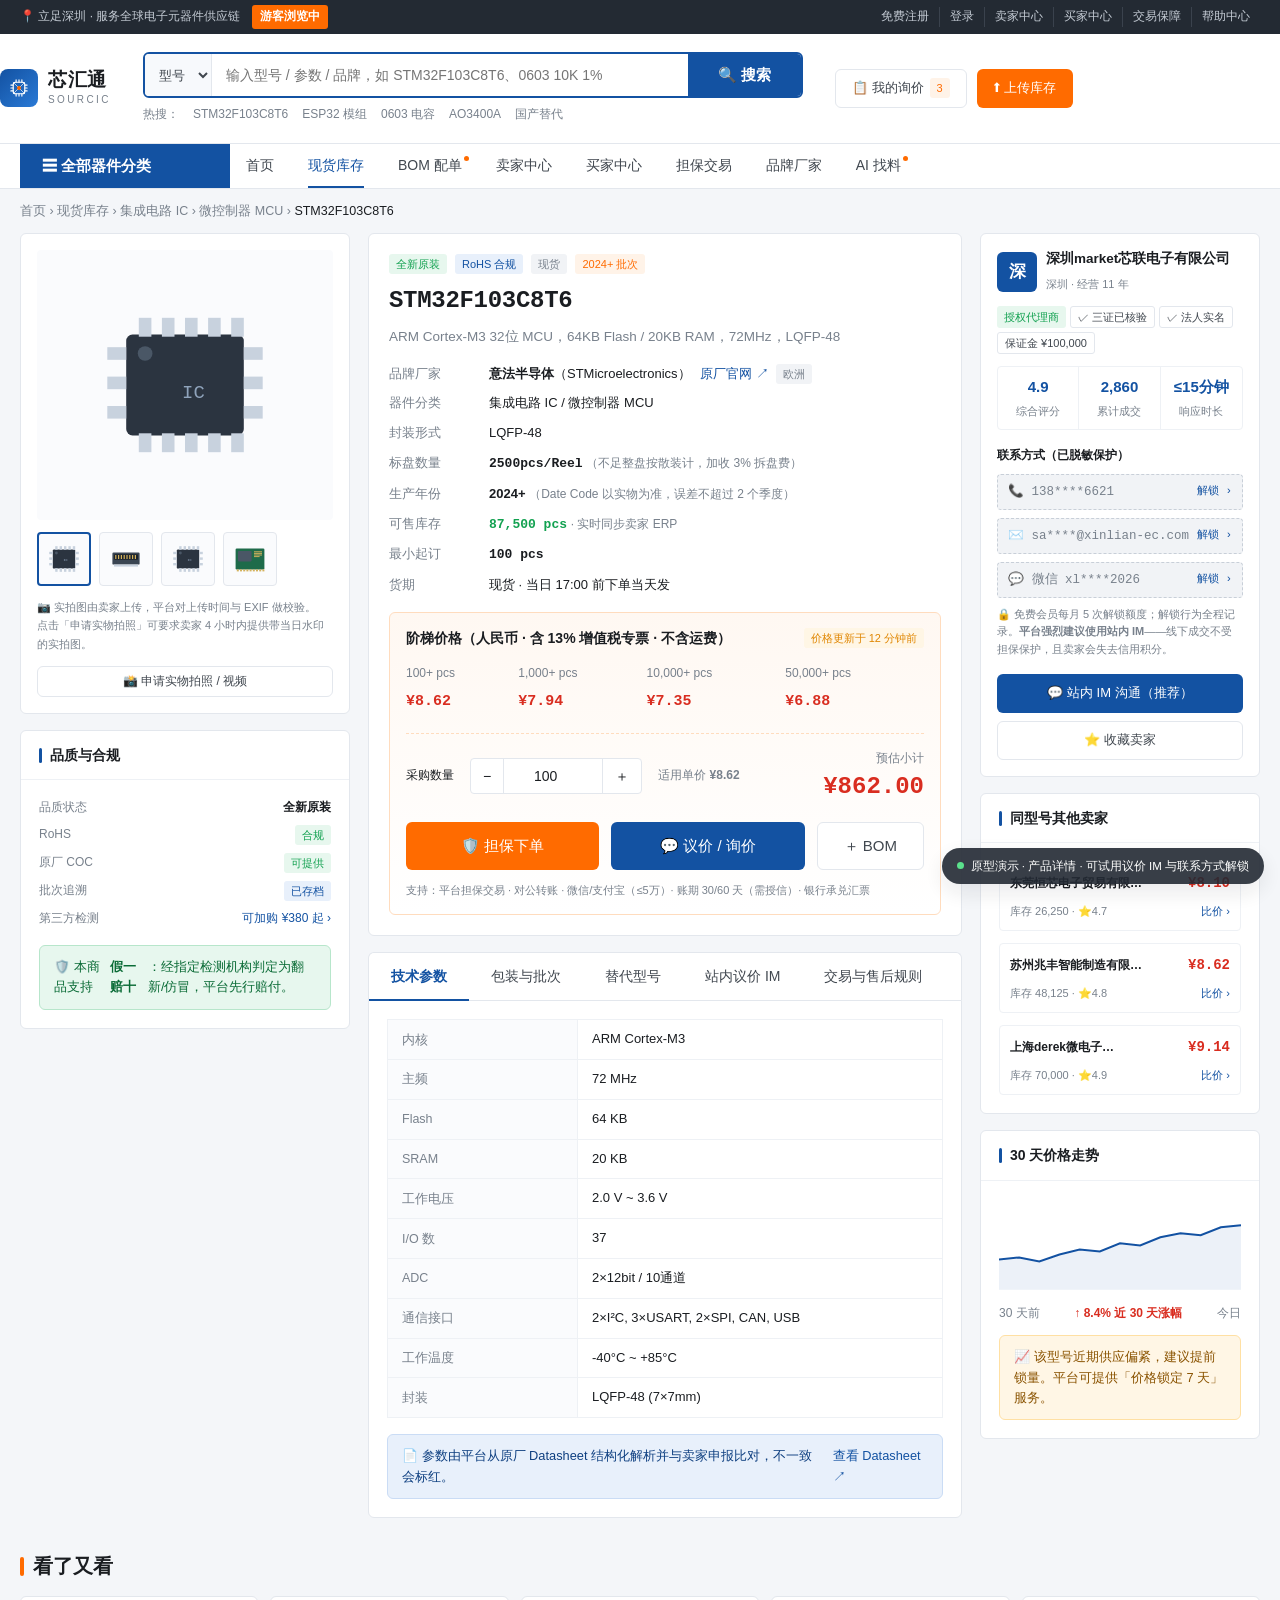
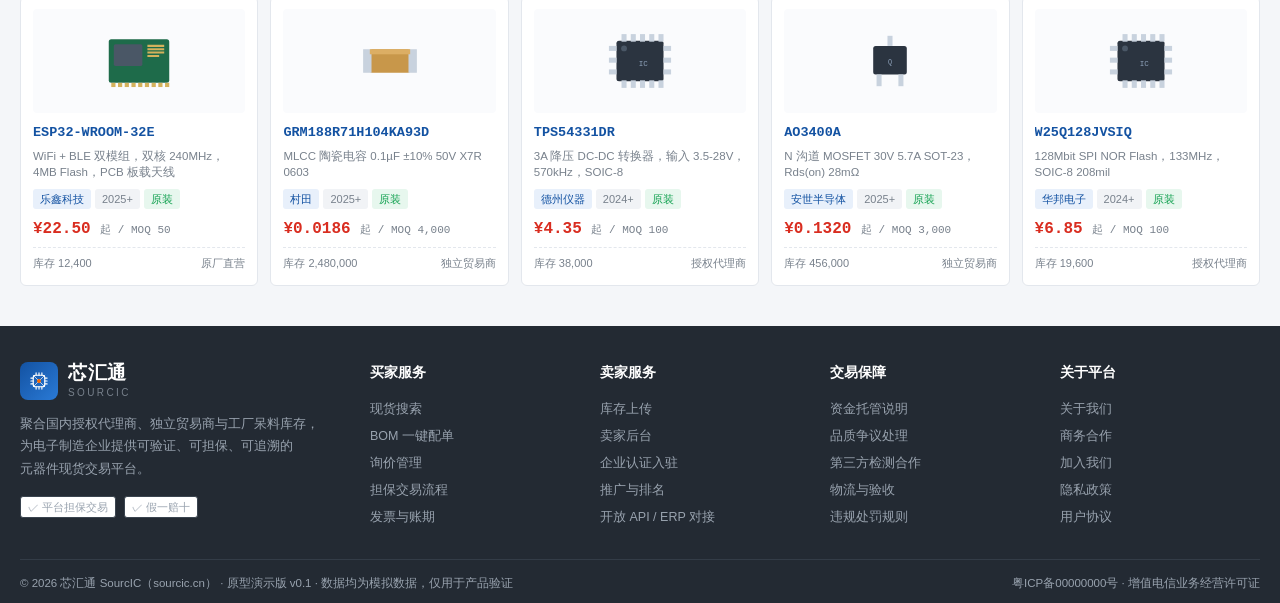
<file: product.html>
<!DOCTYPE html>
<html lang="zh-CN">
<head>
<meta charset="UTF-8">
<meta name="viewport" content="width=device-width,initial-scale=1">
<title>产品详情 · 芯汇通 SourcIC</title>
<link rel="stylesheet" href="assets/style.css">
</head>
<body>
<div id="app-header"></div>

<div class="wrap">
  <div class="crumb" id="crumb"></div>

  <div class="dtl">
    <!-- 左：图片 -->
    <div class="col gap16">
      <div class="gal">
        <div class="gal-main" id="galMain"></div>
        <div class="gal-thumbs" id="galThumbs"></div>
        <div class="tiny muted mt12" style="line-height:1.7">
          📷 实拍图由卖家上传，平台对上传时间与 EXIF 做校验。<br>
          点击「申请实物拍照」可要求卖家 4 小时内提供带当日水印的实拍图。
        </div>
        <button class="btn btn-ghost btn-block btn-sm mt12" onclick="demoTip('已向卖家发送实物拍照请求，预计 4 小时内回传。')">📸 申请实物拍照 / 视频</button>
      </div>
      <div class="panel">
        <div class="panel-hd"><h3 style="font-size:14px">品质与合规</h3></div>
        <div class="panel-bd col gap8" id="qualityBox"></div>
      </div>
    </div>

    <!-- 中：信息 -->
    <div class="col gap16">
      <div class="dinfo">
        <div class="row center gap8 mb8" id="topTags"></div>
        <h1 id="mpn"></h1>
        <div class="sub" id="desc"></div>

        <dl class="kv" id="kv"></dl>

        <div class="pricebox">
          <div class="row between center mb12">
            <b style="font-size:14px">阶梯价格（人民币 · 含 13% 增值税专票 · 不含运费）</b>
            <span class="tag tag-warn" id="priceTime"></span>
          </div>
          <table class="ptable"><thead><tr id="pQ"></tr></thead><tbody><tr id="pP"></tr></tbody></table>
          <div class="row center gap16 mt16" style="border-top:1px dashed #ffdcbe;padding-top:12px">
            <span class="small">采购数量</span>
            <div class="row center" style="border:1px solid var(--line);border-radius:4px;overflow:hidden;background:#fff">
              <button style="padding:6px 12px" onclick="stepQty(-1)">−</button>
              <input id="buyQty" type="number" style="width:100px;text-align:center;border:none;border-left:1px solid var(--line);border-right:1px solid var(--line);padding:6px" oninput="calc()">
              <button style="padding:6px 12px" onclick="stepQty(1)">＋</button>
            </div>
            <span class="small muted" id="qtyHint"></span>
            <div class="grow right">
              <span class="small muted">预估小计</span>
              <div style="font-size:24px;font-weight:800;color:var(--red)" class="mono" id="total">¥0.00</div>
            </div>
          </div>
          <div class="row gap12 mt16">
            <a href="javascript:;" class="btn btn-accent btn-lg grow" onclick="demoTip('已进入担保下单流程：\n① 确认收货地址与发票信息\n② 支付货款至平台监管账户\n③ 卖家收到「已托管」通知后发货')">🛡️ 担保下单</a>
            <a href="javascript:;" class="btn btn-primary btn-lg grow" onclick="scrollChat()">💬 议价 / 询价</a>
            <button class="btn btn-ghost btn-lg" onclick="demoTip('已加入 BOM 配单清单。')">＋ BOM</button>
          </div>
          <div class="tiny muted mt12">支持：平台担保交易 · 对公转账 · 微信/支付宝（≤5万）· 账期 30/60 天（需授信）· 银行承兑汇票</div>
        </div>
      </div>

      <!-- Tabs -->
      <div>
        <div class="tabs">
          <a href="javascript:;" class="on" data-t="spec" onclick="tab(this)">技术参数</a>
          <a href="javascript:;" data-t="pack" onclick="tab(this)">包装与批次</a>
          <a href="javascript:;" data-t="alt" onclick="tab(this)">替代型号</a>
          <a href="javascript:;" data-t="chat" onclick="tab(this)">站内议价 IM</a>
          <a href="javascript:;" data-t="rule" onclick="tab(this)">交易与售后规则</a>
        </div>
        <div class="panel" style="border-radius:0 0 var(--radius) var(--radius)">
          <div class="panel-bd">
            <div id="t-spec"><table class="spec-table" id="specTbl"></table>
              <div class="alert alert-info mt16">📄 参数由平台从原厂 Datasheet 结构化解析并与卖家申报比对，不一致会标红。
                <a href="javascript:;" onclick="demoTip('跳转原厂 Datasheet PDF。')" style="color:var(--brand)">查看 Datasheet ↗</a></div>
            </div>

            <div id="t-pack" class="hide"><table class="spec-table" id="packTbl"></table></div>

            <div id="t-alt" class="hide">
              <div class="alert alert-warn mb16">⚠️ 替代型号仅供参考，切换前请自行完成 DFM/DFT 验证。平台不对替代结果承担设计责任。</div>
              <table class="ltable" id="altTbl"></table>
            </div>

            <div id="t-chat" class="hide">
              <div class="alert alert-info mb12">💡 站内 IM 全程加密留痕，是纠纷判责的第一依据。<b>脱离平台线下成交将失去担保与赔付资格。</b></div>
              <div class="chat">
                <div class="chat-hd">
                  <div class="row center gap8"><b id="chatSeller"></b><span class="tag tag-ok">在线</span></div>
                  <span class="small muted">平均响应 <b id="chatResp"></b></span>
                </div>
                <div class="chat-bd" id="chatBody"></div>
                <div class="chat-ft">
                  <input id="chatInput" placeholder="输入消息…（支持发送图片、议价单、Excel 报价表）" onkeydown="if(event.key==='Enter')send()">
                  <button class="btn btn-primary" onclick="send()">发送</button>
                </div>
              </div>
              <div class="row gap8 mt12">
                <button class="btn btn-ghost btn-sm" onclick="quick('这批货 5000 pcs，能做到多少钱？')">💰 快捷议价</button>
                <button class="btn btn-ghost btn-sm" onclick="quick('麻烦发一下原厂 COC 和批次照片。')">📄 索要 COC</button>
                <button class="btn btn-ghost btn-sm" onclick="quick('可以走平台担保交易吗？')">🛡️ 确认担保</button>
                <button class="btn btn-ghost btn-sm" onclick="quick('能开 13% 增值税专用发票吗？')">🧾 发票确认</button>
              </div>
            </div>

            <div id="t-rule" class="hide">
              <div style="display:grid;grid-template-columns:1fr 1fr;gap:16px">
                <div><h4 class="mb12" style="font-size:14px">✅ 平台提供的保障</h4>
                  <ul class="col gap8 small" style="line-height:1.7">
                    <li>• <b>资金托管</b>：货款进入平台监管账户，验收合格后 T+1 结算给卖家</li>
                    <li>• <b>假一赔十</b>：经第三方检测确认为翻新/假货，平台先行赔付货款 10 倍（上限 50 万）</li>
                    <li>• <b>7 天验货期</b>：签收起 7 个自然日内可发起品质异议，平台冻结货款介入</li>
                    <li>• <b>批次追溯</b>：卖家须申报批次号与来源凭证，平台存档 5 年</li>
                    <li>• <b>物流兜底</b>：平台合作物流丢件损件由平台先行垫付</li>
                  </ul></div>
                <div><h4 class="mb12" style="font-size:14px">⚠️ 免责与例外</h4>
                  <ul class="col gap8 small muted" style="line-height:1.7">
                    <li>• 线下交易（微信/私下转账）不受任何保障</li>
                    <li>• 「库存呆料 / 拆板料」类目仅保证功能可用，不保证外观与包装</li>
                    <li>• 买家自行选择替代型号导致的设计不兼容，不属于品质问题</li>
                    <li>• 签收超 7 天未提异议视为验收合格</li>
                    <li>• 买家自行拆封破坏原厂真空包装后，检测结论以第三方机构为准</li>
                  </ul></div>
              </div>
              <a href="trust.html" class="btn btn-primary mt16">查看完整《公平交易保障规则》 →</a>
            </div>
          </div>
        </div>
      </div>
    </div>

    <!-- 右：卖家 -->
    <div class="col gap16">
      <div class="sellerbox">
        <div class="sv"><div class="avt" id="sAvt"></div>
          <div class="grow"><div class="bold" style="font-size:13.5px;line-height:1.4" id="sName"></div>
            <div class="tiny muted mt8" id="sCity"></div></div></div>
        <div class="row gap4 mt12 wrapf" id="sTags"></div>
        <div class="metric mt12" id="sMetric"></div>

        <div class="mt16">
          <div class="small bold mb8">联系方式（已脱敏保护）</div>
          <div class="masked mb8"><span>📞 138****6621</span>
            <a href="javascript:;" onclick="unmask(this,'📞 138 2266 6621')" style="color:var(--brand);font-size:11px">解锁 ›</a></div>
          <div class="masked mb8"><span>✉️ sa****@xinlian-ec.com</span>
            <a href="javascript:;" onclick="unmask(this,'✉️ sales@xinlian-ec.com')" style="color:var(--brand);font-size:11px">解锁 ›</a></div>
          <div class="masked"><span>💬 微信 xl****2026</span>
            <a href="javascript:;" onclick="unmask(this,'💬 微信 xlic2026')" style="color:var(--brand);font-size:11px">解锁 ›</a></div>
          <div class="tiny muted mt8" style="line-height:1.6">
            🔒 免费会员每月 5 次解锁额度；解锁行为全程记录。<b>平台强烈建议使用站内 IM</b>——线下成交不受担保保护，且卖家会失去信用积分。</div>
        </div>

        <a href="javascript:;" class="btn btn-primary btn-block mt16" onclick="tabByName('chat')">💬 站内 IM 沟通（推荐）</a>
        <button class="btn btn-ghost btn-block mt8" onclick="demoTip('已收藏该卖家，其新上架库存会推送给你。')">⭐ 收藏卖家</button>
      </div>

      <div class="panel">
        <div class="panel-hd"><h3 style="font-size:14px">同型号其他卖家</h3></div>
        <div class="panel-bd col gap12" id="otherSellers"></div>
      </div>

      <div class="panel">
        <div class="panel-hd"><h3 style="font-size:14px">30 天价格走势</h3></div>
        <div class="panel-bd"><svg viewBox="0 0 240 90" style="width:100%">
          <polyline fill="none" stroke="#1352A2" stroke-width="2"
            points="0,60 20,58 40,62 60,55 80,50 100,52 120,44 140,46 160,38 180,34 200,36 220,28 240,26"/>
          <polyline fill="rgba(19,82,162,.08)" stroke="none"
            points="0,60 20,58 40,62 60,55 80,50 100,52 120,44 140,46 160,38 180,34 200,36 220,28 240,26 240,90 0,90"/>
        </svg>
        <div class="row between small mt8"><span class="muted">30 天前</span>
          <span class="up bold">↑ 8.4% 近 30 天涨幅</span><span class="muted">今日</span></div>
        <div class="alert alert-warn mt12 tiny">📈 该型号近期供应偏紧，建议提前锁量。平台可提供「价格锁定 7 天」服务。</div></div>
      </div>
    </div>
  </div>

  <div class="mt32">
    <div class="sec-title"><h2><span class="bar"></span>看了又看</h2></div>
    <div class="pgrid" id="relGrid"></div>
  </div>
</div>

<div id="app-footer"></div>

<script src="assets/data.js"></script>
<script src="assets/app.js"></script>
<script>
const p = getProduct(qs('id') || 'P1001');
const s = SELLERS[p.seller];
renderHeader('search.html');
renderFooter();
renderDemoNote('产品详情 · 可试用议价 IM 与联系方式解锁');

document.getElementById('crumb').innerHTML =
  `<a href="index.html">首页</a> › <a href="search.html">现货库存</a> › <a href="search.html?cat=${encodeURIComponent(p.cat)}">${p.cat}</a> › <span>${p.sub}</span> › <span style="color:var(--ink)">${p.mpn}</span>`;

document.getElementById('galMain').innerHTML = compSVG(p.icon, 210);
document.getElementById('galThumbs').innerHTML =
  [p.icon,'conn','ic','module'].map((t,i)=>`<div class="${i===0?'on':''}">${compSVG(t,40)}</div>`).join('');

document.getElementById('topTags').innerHTML = `
  <span class="tag ${p.quality==='全新原装'?'tag-ok':'tag-warn'}">${p.quality}</span>
  ${p.rohs?'<span class="tag tag-blue">RoHS 合规</span>':''}
  <span class="tag tag-gray">${p.leadtime}</span>
  <span class="tag tag-org">${p.dateCode} 批次</span>
  ${p.qty>500000?'<span class="tag tag-blue">大批量现货</span>':''}`;

document.getElementById('mpn').textContent = p.mpn;
document.getElementById('desc').textContent = p.desc;

document.getElementById('kv').innerHTML = `
  <dt>品牌厂家</dt><dd><b>${fmt.brandCn(p.brand)}</b>（${p.brand}）
    <a href="${fmt.brandUrl(p.brand)}" target="_blank" style="color:var(--brand);margin-left:6px">原厂官网 ↗</a>
    <span class="tag tag-gray" style="margin-left:4px">${BRANDS[p.brand]?BRANDS[p.brand].origin:''}</span></dd>
  <dt>器件分类</dt><dd>${p.cat} / ${p.sub}</dd>
  <dt>封装形式</dt><dd>${p.pkg}</dd>
  <dt>标盘数量</dt><dd><b class="mono">${p.packing}</b> <span class="muted small">（不足整盘按散装计，加收 3% 拆盘费）</span></dd>
  <dt>生产年份</dt><dd><b>${p.dateCode}</b> <span class="muted small">（Date Code 以实物为准，误差不超过 2 个季度）</span></dd>
  <dt>可售库存</dt><dd><b class="mono" style="color:var(--ok)">${fmt.qty(p.qty)} pcs</b> <span class="muted small">· 实时同步卖家 ERP</span></dd>
  <dt>最小起订</dt><dd><b class="mono">${fmt.qty(p.moq)} pcs</b></dd>
  <dt>货期</dt><dd>${p.leadtime} · ${s.ship}</dd>`;

document.getElementById('priceTime').textContent = '价格更新于 12 分钟前';
document.getElementById('pQ').innerHTML = p.tiers.map(t=>`<th>${fmt.qty(t.q)}+ pcs</th>`).join('');
document.getElementById('pP').innerHTML = p.tiers.map(t=>`<td class="p">${fmt.price(t.p)}</td>`).join('');

const qtyEl = document.getElementById('buyQty');
qtyEl.value = p.moq;
function stepQty(d){ qtyEl.value = Math.max(p.moq, (+qtyEl.value||0) + d * p.moq); calc(); }
function calc(){
  let q = +qtyEl.value || 0;
  let tier = p.tiers[0];
  p.tiers.forEach(t=>{ if(q >= t.q) tier = t; });
  const hint = q < p.moq ? `<span style="color:var(--red)">低于起订量 ${fmt.qty(p.moq)}</span>`
    : q > p.qty ? `<span style="color:var(--red)">超出可售库存</span>`
    : `适用单价 <b>${fmt.price(tier.p)}</b>`;
  document.getElementById('qtyHint').innerHTML = hint;
  document.getElementById('total').textContent = '¥' + (q * tier.p).toLocaleString('zh-CN',{minimumFractionDigits:2,maximumFractionDigits:2});
}
calc();

// 品质
document.getElementById('qualityBox').innerHTML = `
  <div class="row between small"><span class="muted">品质状态</span><b>${p.quality}</b></div>
  <div class="row between small"><span class="muted">RoHS</span><span class="tag tag-ok">${p.rohs?'合规':'未申报'}</span></div>
  <div class="row between small"><span class="muted">原厂 COC</span><span class="tag ${s.type==='授权代理商'?'tag-ok':'tag-gray'}">${s.type==='授权代理商'?'可提供':'需申请'}</span></div>
  <div class="row between small"><span class="muted">批次追溯</span><span class="tag tag-blue">已存档</span></div>
  <div class="row between small"><span class="muted">第三方检测</span><a href="trust.html" style="color:var(--brand)">可加购 ¥380 起 ›</a></div>
  <div class="alert alert-ok tiny mt8">🛡️ 本商品支持<b>假一赔十</b>：经指定检测机构判定为翻新/仿冒，平台先行赔付。</div>`;

// 参数表
document.getElementById('specTbl').innerHTML =
  Object.entries(p.specs).map(([k,v])=>`<tr><th>${k}</th><td>${v}</td></tr>`).join('');

// 包装批次
document.getElementById('packTbl').innerHTML = `
  <tr><th>包装形式</th><td><b class="mono">${p.packing}</b>（原厂标准包装）</td></tr>
  <tr><th>整盘数量</th><td>${p.packing.split('pcs')[0]} pcs / Reel，静电防潮真空袋 + 干燥剂 + 湿度卡</td></tr>
  <tr><th>拆盘规则</th><td>支持拆盘，最小拆分单位 ${fmt.qty(p.moq)} pcs，拆盘加收 3% 服务费</td></tr>
  <tr><th>批次年份</th><td><b>${p.dateCode}</b>（Date Code 周批号以实物丝印为准）</td></tr>
  <tr><th>MSL 等级</th><td>MSL 3（车间寿命 168 小时 @30°C/60%RH）</td></tr>
  <tr><th>存储条件</th><td>&lt; 30°C / &lt; 60%RH，原厂真空包装未拆封可存 12 个月</td></tr>
  <tr><th>来源凭证</th><td>${s.type==='授权代理商'?'原厂授权书 + 出货 Invoice（已上传平台存档）':'上游采购 Invoice（已上传平台存档，买家下单后可查看）'}</td></tr>
  <tr><th>可售状态</th><td><span class="tag tag-ok">在库可售</span> 库存实时同步，锁库有效期 30 分钟</td></tr>`;

// 替代
const alts = PRODUCTS.filter(x=>x.sub===p.sub && x.id!==p.id).slice(0,3);
document.getElementById('altTbl').innerHTML = `
  <thead><tr><th>替代型号</th><th>品牌</th><th>兼容性</th><th>价格对比</th><th>库存</th><th>操作</th></tr></thead>
  <tbody>${alts.length?alts.map(a=>{
    const diff = ((a.tiers[0].p - p.tiers[0].p) / p.tiers[0].p * 100).toFixed(0);
    return `<tr>
      <td><a class="li-mpn" href="product.html?id=${a.id}">${a.mpn}</a><div class="li-attr">${a.desc}</div></td>
      <td>${fmt.brandCn(a.brand)}</td>
      <td>${a.pkg===p.pkg?'<span class="tag tag-ok">Pin-to-Pin 兼容</span>':'<span class="tag tag-warn">功能替代 · 需改板</span>'}</td>
      <td class="mono ${diff<0?'down':'up'}">${fmt.price(a.tiers[0].p)}（${diff>0?'+':''}${diff}%）</td>
      <td class="mono">${fmt.qty(a.qty)}</td>
      <td><a href="product.html?id=${a.id}" class="btn btn-ghost btn-sm">查看</a></td></tr>`;
  }).join('') : '<tr><td colspan="6" class="muted" style="text-align:center;padding:30px">暂无平台收录的替代型号，可发布求购让卖家推荐</td></tr>'}</tbody>`;

// 卖家
document.getElementById('sAvt').textContent = s.name[0];
document.getElementById('sName').textContent = s.name;
document.getElementById('sCity').textContent = `${s.city} · 经营 ${s.years} 年`;
document.getElementById('sTags').innerHTML = `
  <span class="tag ${s.type==='授权代理商'?'tag-ok':s.type==='工厂呆料'?'tag-org':'tag-blue'}">${s.type}</span>
  <span class="tag tag-line">✓ 三证已核验</span>
  <span class="tag tag-line">✓ 法人实名</span>
  <span class="tag tag-line">${s.bond}</span>`;
document.getElementById('sMetric').innerHTML = `
  <div><strong>${s.rating}</strong><span>综合评分</span></div>
  <div><strong>${fmt.qty(s.deals)}</strong><span>累计成交</span></div>
  <div><strong>${s.resp}</strong><span>响应时长</span></div>`;

// 其他卖家
document.getElementById('otherSellers').innerHTML = Object.entries(SELLERS).filter(([k])=>k!==p.seller).slice(0,3).map(([k,o],i)=>{
  const pr = p.tiers[0].p * (1 + (i-1)*0.06);
  return `<div style="border:1px solid var(--line-2);border-radius:4px;padding:10px">
    <div class="row between center"><span class="small bold">${o.name.slice(0,10)}…</span>
      <span class="mono bold" style="color:var(--red)">${fmt.price(pr)}</span></div>
    <div class="row between center mt8">
      <span class="tiny muted">库存 ${fmt.qty(Math.floor(p.qty*(0.3+i*0.25)))} · ⭐${o.rating}</span>
      <a href="javascript:;" class="tiny" style="color:var(--brand)" onclick="demoTip('切换到该卖家的报价。')">比价 ›</a></div>
  </div>`;
}).join('');

// IM
const chatMsgs = [
  {t:'sys', c:'⚠️ 平台提醒：请勿私下转账。所有交易通过平台担保才享受赔付保障。本对话已加密存档。'},
  {t:'them', c:`您好！${p.mpn} 我们现货 ${fmt.qty(p.qty)} pcs，${p.dateCode} 批次，原厂盘装未拆封，请问需要多少数量？`},
  {t:'me', c:'先要 5000 pcs 试单，后面月需求大概 2 万。价格能不能再优惠点？'},
  {t:'them', c:`5000 pcs 走 ${fmt.price(p.tiers[1].p)}，如果确认月度框架 2 万，可以按 ${fmt.price(p.tiers[2].p)} 锁价 3 个月。已发送议价单，请查收。`},
  {t:'sys', c:'📄 卖家发送了《议价单 #Q26080701》：5000 pcs @ ' + fmt.price(p.tiers[1].p) + ' · 有效期 24 小时 · 支持平台担保'}
];
function drawChat(){
  document.getElementById('chatBody').innerHTML = chatMsgs.map(m=>
    m.t==='sys' ? `<div class="msg-sys">${m.c}</div>`
    : `<div class="msg ${m.t==='me'?'me':''}"><div class="av">${m.t==='me'?'我':'卖'}</div><div class="bub">${m.c}</div></div>`
  ).join('');
  const b = document.getElementById('chatBody'); b.scrollTop = b.scrollHeight;
}
function send(){
  const i = document.getElementById('chatInput');
  if(!i.value.trim()) return;
  chatMsgs.push({t:'me', c:i.value}); i.value=''; drawChat();
  setTimeout(()=>{ chatMsgs.push({t:'them', c:'收到，我这边核实一下库存和批次，5 分钟内回复您。'}); drawChat(); }, 700);
}
function quick(txt){ document.getElementById('chatInput').value = txt; send(); }
document.getElementById('chatSeller').textContent = s.name;
document.getElementById('chatResp').textContent = s.resp;
drawChat();

// Tabs
function tab(el){
  document.querySelectorAll('.tabs a').forEach(a=>a.classList.remove('on'));
  el.classList.add('on');
  ['spec','pack','alt','chat','rule'].forEach(t=>document.getElementById('t-'+t).classList.add('hide'));
  document.getElementById('t-'+el.dataset.t).classList.remove('hide');
}
function tabByName(n){ tab(document.querySelector(`.tabs a[data-t="${n}"]`)); scrollChat(); }
function scrollChat(){
  tab(document.querySelector('.tabs a[data-t="chat"]'));
  document.querySelector('.tabs').scrollIntoView({behavior:'smooth', block:'start'});
}

// 相关
document.getElementById('relGrid').innerHTML =
  PRODUCTS.filter(x=>x.id!==p.id).slice(0,5).map(x=>productCard(x)).join('');
</script>
</body>
</html>
</file>
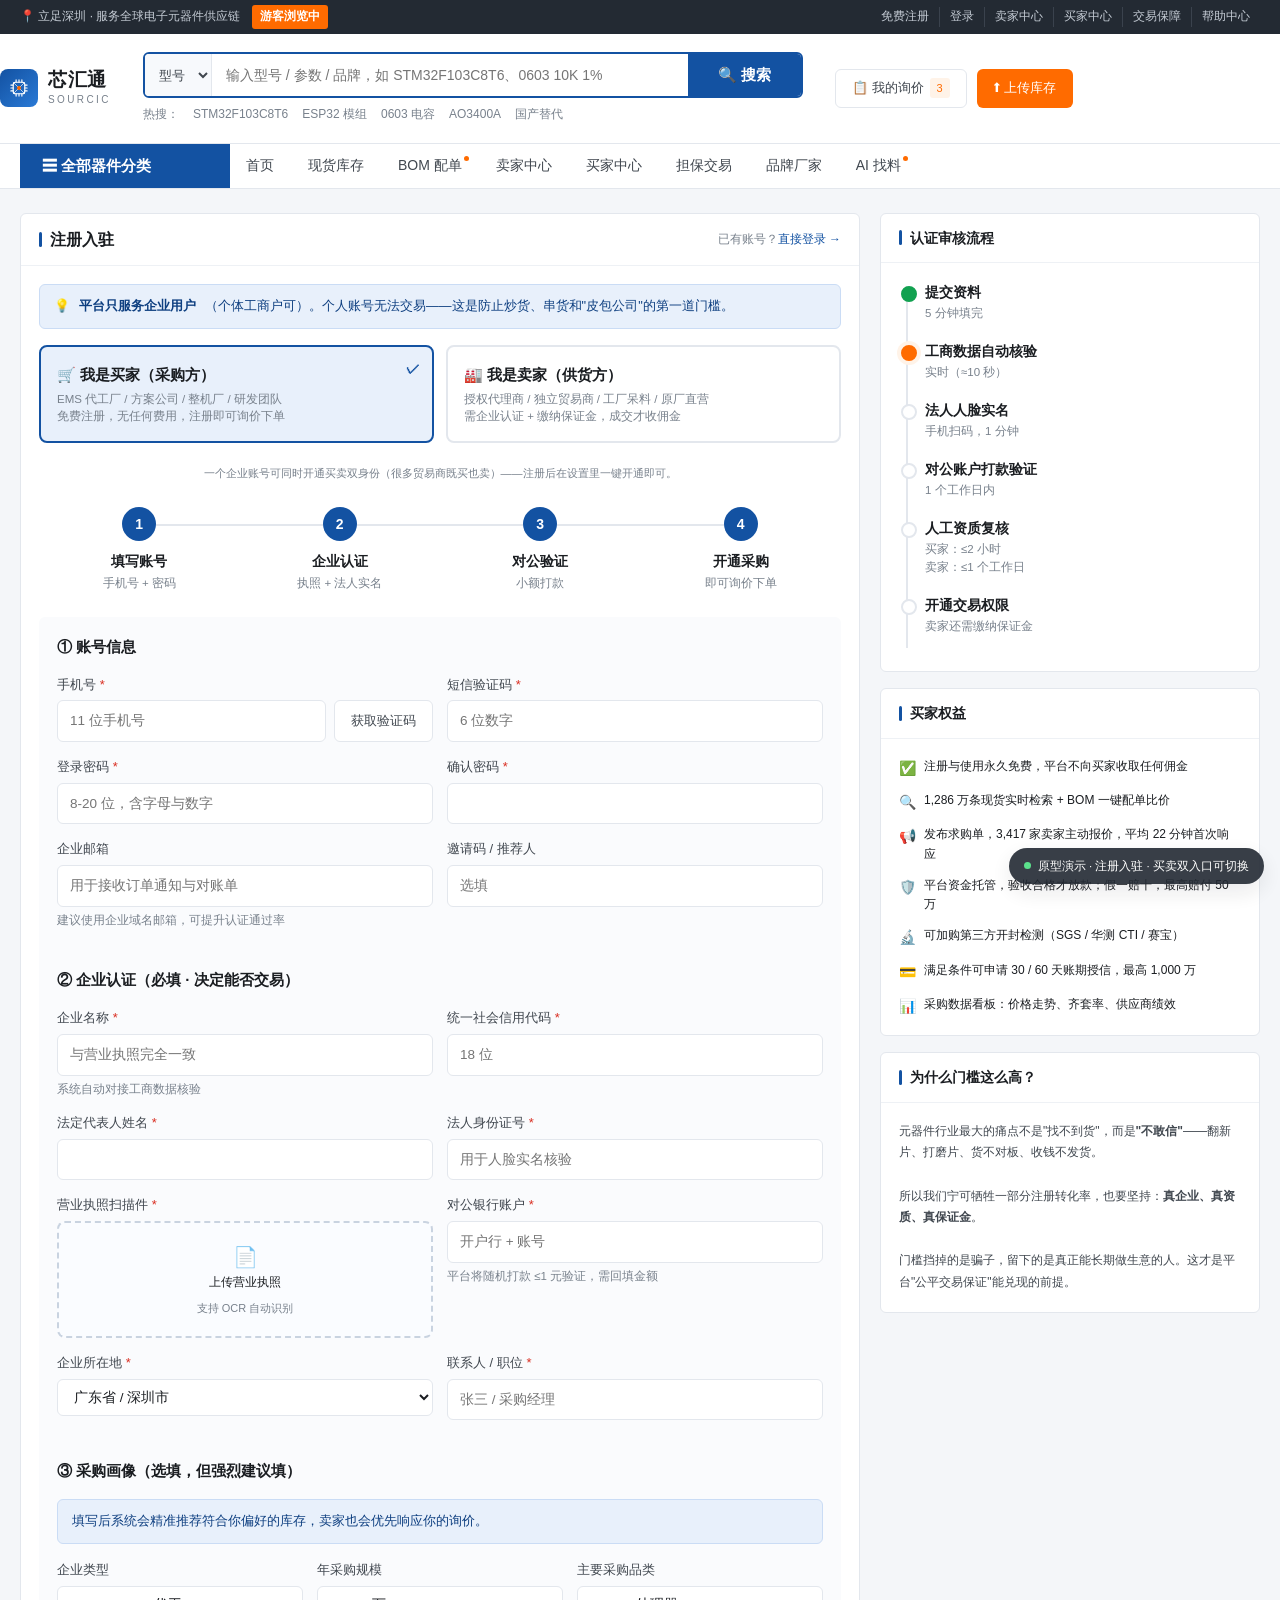
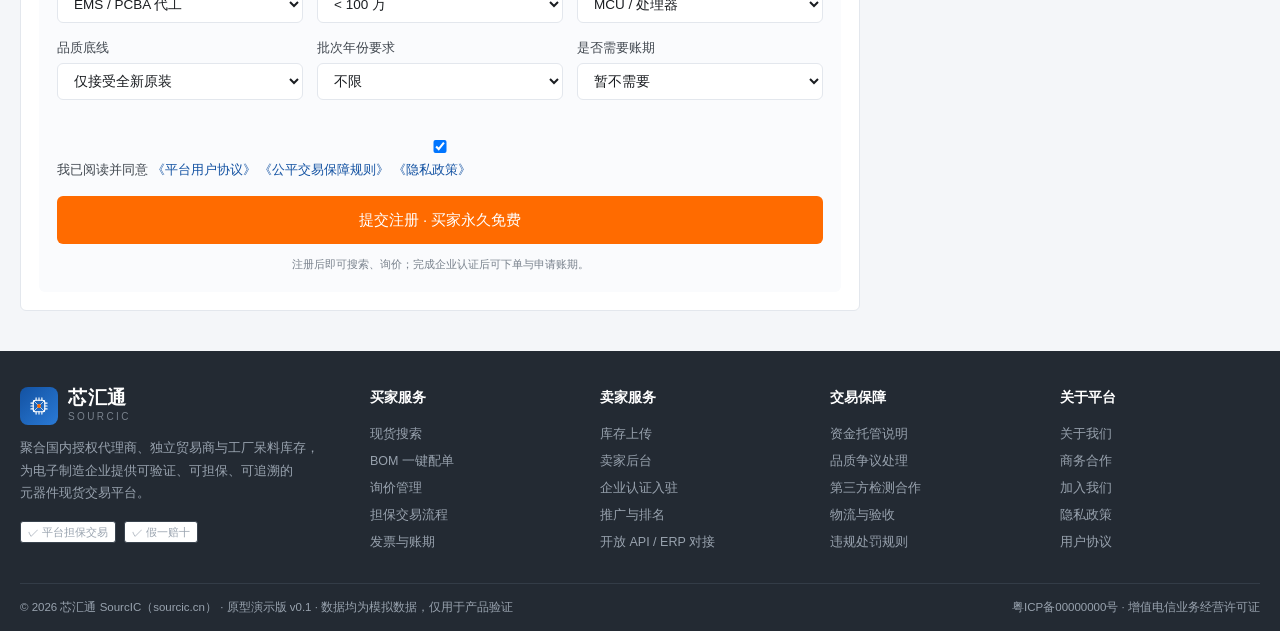
<file: register.html>
<!DOCTYPE html>
<html lang="zh-CN">
<head>
<meta charset="UTF-8">
<meta name="viewport" content="width=device-width,initial-scale=1">
<title>注册入驻 · 芯汇通 SourcIC</title>
<link rel="stylesheet" href="assets/style.css">
</head>
<body>
<div id="app-header"></div>

<div class="wrap mt24">
  <div style="display:grid;grid-template-columns:1fr 380px;gap:20px;align-items:start">

    <div class="panel">
      <div class="panel-hd"><h3>注册入驻</h3><span class="small muted">已有账号？<a href="javascript:;" style="color:var(--brand)" onclick="demoTip('登录页')">直接登录 →</a></span></div>
      <div class="panel-bd">

        <div class="alert alert-info mb16">
          💡 <b>平台只服务企业用户</b>（个体工商户可）。个人账号无法交易——这是防止炒货、串货和"皮包公司"的第一道门槛。
        </div>

        <!-- 角色选择 -->
        <div class="roletabs">
          <div class="roletab on" id="rBuyer" onclick="setRole('buyer')">
            <b>🛒 我是买家（采购方）</b>
            <span>EMS 代工厂 / 方案公司 / 整机厂 / 研发团队<br>免费注册，无任何费用，注册即可询价下单</span>
          </div>
          <div class="roletab" id="rSeller" onclick="setRole('seller')">
            <b>🏭 我是卖家（供货方）</b>
            <span>授权代理商 / 独立贸易商 / 工厂呆料 / 原厂直营<br>需企业认证 + 缴纳保证金，成交才收佣金</span>
          </div>
        </div>
        <div class="tiny muted mb24" style="text-align:center">
          一个企业账号可同时开通买卖双身份（很多贸易商既买也卖）——注册后在设置里一键开通即可。
        </div>

        <!-- 步骤条 -->
        <div class="steps mb24" id="stepBar"></div>

        <!-- 通用信息 -->
        <div class="panel" style="border:none;background:#fafbfd" >
          <div class="panel-bd">
            <h4 class="mb16" style="font-size:15px">① 账号信息</h4>
            <div class="grid2">
              <div class="field"><label>手机号 <span class="req">*</span></label>
                <div class="row gap8"><input placeholder="11 位手机号"><button class="btn btn-ghost nowrap" onclick="demoTip('验证码已发送')">获取验证码</button></div></div>
              <div class="field"><label>短信验证码 <span class="req">*</span></label><input placeholder="6 位数字"></div>
            </div>
            <div class="grid2">
              <div class="field"><label>登录密码 <span class="req">*</span></label><input type="password" placeholder="8-20 位，含字母与数字"></div>
              <div class="field"><label>确认密码 <span class="req">*</span></label><input type="password"></div>
            </div>
            <div class="grid2">
              <div class="field"><label>企业邮箱</label><input placeholder="用于接收订单通知与对账单"><div class="hint">建议使用企业域名邮箱，可提升认证通过率</div></div>
              <div class="field"><label>邀请码 / 推荐人</label><input placeholder="选填"></div>
            </div>

            <h4 class="mb16 mt24" style="font-size:15px">② 企业认证（必填 · 决定能否交易）</h4>
            <div class="grid2">
              <div class="field"><label>企业名称 <span class="req">*</span></label><input placeholder="与营业执照完全一致"><div class="hint">系统自动对接工商数据核验</div></div>
              <div class="field"><label>统一社会信用代码 <span class="req">*</span></label><input placeholder="18 位"></div>
            </div>
            <div class="grid2">
              <div class="field"><label>法定代表人姓名 <span class="req">*</span></label><input></div>
              <div class="field"><label>法人身份证号 <span class="req">*</span></label><input placeholder="用于人脸实名核验"></div>
            </div>
            <div class="grid2">
              <div class="field"><label>营业执照扫描件 <span class="req">*</span></label>
                <div class="upzone" style="padding:18px" onclick="demoTip('上传营业执照（支持 OCR 自动识别填充）')">
                  <div style="font-size:20px">📄</div><div class="small">上传营业执照</div><div class="tiny muted mt8">支持 OCR 自动识别</div></div></div>
              <div class="field"><label>对公银行账户 <span class="req">*</span></label>
                <input placeholder="开户行 + 账号"><div class="hint">平台将随机打款 ≤1 元验证，需回填金额</div></div>
            </div>
            <div class="grid2">
              <div class="field"><label>企业所在地 <span class="req">*</span></label>
                <select><option>广东省 / 深圳市</option><option>广东省 / 东莞市</option><option>江苏省 / 苏州市</option><option>上海市</option><option>浙江省 / 杭州市</option><option>其他</option></select></div>
              <div class="field"><label>联系人 / 职位 <span class="req">*</span></label><input placeholder="张三 / 采购经理"></div>
            </div>

            <!-- 买家专属 -->
            <div id="buyerExtra">
              <h4 class="mb16 mt24" style="font-size:15px">③ 采购画像（选填，但强烈建议填）</h4>
              <div class="alert alert-info mb16">填写后系统会精准推荐符合你偏好的库存，卖家也会优先响应你的询价。</div>
              <div class="grid3">
                <div class="field"><label>企业类型</label><select><option>EMS / PCBA 代工</option><option>方案公司 / IDH</option><option>整机品牌厂</option><option>科研院所 / 高校</option><option>贸易商（也做采购）</option></select></div>
                <div class="field"><label>年采购规模</label><select><option>&lt; 100 万</option><option>100 - 500 万</option><option>500 - 2000 万</option><option>&gt; 2000 万</option></select></div>
                <div class="field"><label>主要采购品类</label><select><option>MCU / 处理器</option><option>被动元件</option><option>电源管理</option><option>连接器</option><option>多品类混采</option></select></div>
              </div>
              <div class="grid3">
                <div class="field"><label>品质底线</label><select><option>仅接受全新原装</option><option>可接受原装库存料</option><option>可接受拆板料（价格优先）</option></select></div>
                <div class="field"><label>批次年份要求</label><select><option>不限</option><option>2024 年及以后</option><option>2022 年及以后</option></select></div>
                <div class="field"><label>是否需要账期</label><select><option>暂不需要</option><option>需要 30 天账期</option><option>需要 60 天账期</option></select></div>
              </div>
            </div>

            <!-- 卖家专属 -->
            <div id="sellerExtra" class="hide">
              <h4 class="mb16 mt24" style="font-size:15px">③ 供货资质（卖家必填 · 决定信用等级与曝光权重）</h4>
              <div class="grid3">
                <div class="field"><label>卖家类型 <span class="req">*</span></label>
                  <select id="stype" onchange="onStype()">
                    <option>授权代理商</option><option>独立贸易商</option><option>工厂呆料处理</option><option>原厂直营</option></select></div>
                <div class="field"><label>经营年限 <span class="req">*</span></label><select><option>1-3 年</option><option>3-5 年</option><option>5-10 年</option><option>10 年以上</option></select></div>
                <div class="field"><label>预计上架 SKU 数 <span class="req">*</span></label><select><option>&lt; 500</option><option>500 - 5000</option><option>5000 - 50000</option><option>&gt; 50000</option></select></div>
              </div>
              <div class="field" id="authBox"><label>原厂授权书 <span class="req">*</span></label>
                <div class="upzone" style="padding:18px" onclick="demoTip('上传原厂授权书（可多张）。平台会向原厂或其中国区代理进行抽样复核。')">
                  <div style="font-size:20px">🏅</div><div class="small">上传原厂授权书（可多张）</div>
                  <div class="tiny muted mt8">授权代理商专属标识，搜索权重 +40%，买家信任度显著提升</div></div></div>
              <div class="field"><label>库存来源说明 <span class="req">*</span></label>
                <textarea rows="2" placeholder="如：本公司为 ST 中国区二级代理，库存全部来自 XX 一级代理，可提供每批次 Invoice 与 COC"></textarea>
                <div class="hint">来源不清晰的卖家将被限制上架量，且无法进入「授权代理专区」</div></div>
              <div class="field"><label>保证金档位 <span class="req">*</span></label>
                <div class="row gap8 wrapf" id="bondPick"></div>
                <div class="hint">保证金是"公平交易保证"的资金基础。发生品质争议且举证失败时，平台直接扣款赔付买家。</div></div>
              <div class="alert alert-warn mt16">
                ⚠️ <b>卖家诚信承诺</b>：上架商品的型号、品牌、批次年份、标盘数量、品质状态、库存数量必须真实。
                虚假申报首次扣 50 信用分 + 全店下架 7 天，二次冻结保证金并永久清退，且记入行业黑名单。
              </div>
            </div>

            <div class="field mt24">
              <label class="row center gap8" style="cursor:pointer;font-weight:400">
                <input type="checkbox" id="agree" checked>
                <span>我已阅读并同意 <a href="javascript:;" style="color:var(--brand)" onclick="demoTip('用户协议')">《平台用户协议》</a>
                  <a href="trust.html" style="color:var(--brand)">《公平交易保障规则》</a>
                  <a href="javascript:;" style="color:var(--brand)" onclick="demoTip('隐私政策')">《隐私政策》</a></span></label>
            </div>

            <button class="btn btn-accent btn-lg btn-block" id="submitBtn" onclick="submitReg()">提交注册 · 免费</button>
            <div class="tiny muted mt12" style="text-align:center" id="afterHint"></div>
          </div>
        </div>
      </div>
    </div>

    <!-- 右侧 -->
    <div class="col gap16">
      <div class="panel">
        <div class="panel-hd"><h3 style="font-size:14px">认证审核流程</h3></div>
        <div class="panel-bd">
          <ul class="tl">
            <li class="done"><b>提交资料</b><span>5 分钟填完</span></li>
            <li class="now"><b>工商数据自动核验</b><span>实时（≈10 秒）</span></li>
            <li><b>法人人脸实名</b><span>手机扫码，1 分钟</span></li>
            <li><b>对公账户打款验证</b><span>1 个工作日内</span></li>
            <li><b>人工资质复核</b><span>买家：≤2 小时<br>卖家：≤1 个工作日</span></li>
            <li><b>开通交易权限</b><span>卖家还需缴纳保证金</span></li>
          </ul>
        </div>
      </div>

      <div class="panel" id="benefitBox"></div>

      <div class="panel">
        <div class="panel-hd"><h3 style="font-size:14px">为什么门槛这么高？</h3></div>
        <div class="panel-bd small" style="line-height:1.8;color:var(--ink-2)">
          元器件行业最大的痛点不是"找不到货"，而是<b>"不敢信"</b>——翻新片、打磨片、货不对板、收钱不发货。<br><br>
          所以我们宁可牺牲一部分注册转化率，也要坚持：<b>真企业、真资质、真保证金</b>。<br><br>
          门槛挡掉的是骗子，留下的是真正能长期做生意的人。这才是平台"公平交易保证"能兑现的前提。
        </div>
      </div>
    </div>
  </div>
</div>

<div id="app-footer"></div>

<script src="assets/data.js"></script>
<script src="assets/app.js"></script>
<script>
renderHeader('register.html');
renderFooter();
renderDemoNote('注册入驻 · 买卖双入口可切换');

let role = qs('role') === 'seller' ? 'seller' : 'buyer';

const BONDS = [
  ['¥10,000','≤ 500 SKU · 基础曝光'],
  ['¥50,000','≤ 5,000 SKU · 搜索加权'],
  ['¥100,000','≤ 50,000 SKU · 求购优先推送'],
  ['¥200,000','不限 SKU · 品牌旗舰店 + API 高频']
];

function setRole(r){
  role = r;
  document.getElementById('rBuyer').classList.toggle('on', r==='buyer');
  document.getElementById('rSeller').classList.toggle('on', r==='seller');
  document.getElementById('buyerExtra').classList.toggle('hide', r!=='buyer');
  document.getElementById('sellerExtra').classList.toggle('hide', r!=='seller');
  document.getElementById('submitBtn').textContent = r==='buyer' ? '提交注册 · 买家永久免费' : '提交入驻申请 · 前 12 个月 0 佣金';
  document.getElementById('afterHint').textContent = r==='buyer'
    ? '注册后即可搜索、询价；完成企业认证后可下单与申请账期。'
    : '入驻通过并缴纳保证金后即可上架库存。前 12 个月免佣金。';
  drawSteps(); drawBenefit();
}

function drawSteps(){
  const s = role==='buyer'
    ? [['填写账号','手机号 + 密码'],['企业认证','执照 + 法人实名'],['对公验证','小额打款'],['开通采购','即可询价下单']]
    : [['填写账号','手机号 + 密码'],['企业认证','执照 + 法人实名'],['供货资质','授权书 / 来源凭证'],['缴纳保证金','开通上架权限']];
  document.getElementById('stepBar').innerHTML = s.map(x=>`<div class="step"><b>${x[0]}</b><span>${x[1]}</span></div>`).join('');
}

function drawBenefit(){
  const b = role==='buyer'
    ? {t:'买家权益', list:[
        ['✅','注册与使用永久免费，平台不向买家收取任何佣金'],
        ['🔍','1,286 万条现货实时检索 + BOM 一键配单比价'],
        ['📢','发布求购单，3,417 家卖家主动报价，平均 22 分钟首次响应'],
        ['🛡️','平台资金托管，验收合格才放款；假一赔十，最高赔付 50 万'],
        ['🔬','可加购第三方开封检测（SGS / 华测 CTI / 赛宝）'],
        ['💳','满足条件可申请 30 / 60 天账期授信，最高 1,000 万'],
        ['📊','采购数据看板：价格走势、齐套率、供应商绩效']]}
    : {t:'卖家权益', list:[
        ['🎁','<b>前 12 个月 0 佣金</b>，成交才收费，不成交零成本'],
        ['⬆','Excel / ERP API 批量上架，自动清洗型号、匹配参数'],
        ['💬','实时求购推送，30 秒抢单报价，滞销料精准变现'],
        ['📊','经营看板：曝光/询价/成交漏斗 + 智能调价建议'],
        ['💰','确认收货 T+1 结算，可选保理垫资立即到账 98%'],
        ['🏅','授权代理商专属标识，搜索权重 +40%'],
        ['🔌','开放 API 对接金蝶 / 用友 / SAP，杜绝超卖']]};
  document.getElementById('benefitBox').innerHTML =
    `<div class="panel-hd"><h3 style="font-size:14px">${b.t}</h3></div>
     <div class="panel-bd col gap12">${b.list.map(x=>
       `<div class="row gap8" style="align-items:flex-start"><span>${x[0]}</span><span class="small" style="line-height:1.6">${x[1]}</span></div>`).join('')}</div>`;
}

document.getElementById('bondPick').innerHTML = BONDS.map((b,i)=>
  `<label class="roletab" style="flex:1;min-width:150px;padding:11px;text-align:center;${i===2?'border-color:var(--brand);background:var(--brand-l)':''}"
    onclick="document.querySelectorAll('#bondPick label').forEach(l=>{l.style.borderColor='var(--line)';l.style.background='#fff'});this.style.borderColor='var(--brand)';this.style.background='var(--brand-l)'">
    <b style="font-size:14px">${b[0]}</b><span style="font-size:10.5px">${b[1]}</span></label>`).join('');

function onStype(){
  const v = document.getElementById('stype').value;
  document.getElementById('authBox').classList.toggle('hide', v!=='授权代理商' && v!=='原厂直营');
}

function submitReg(){
  if(!document.getElementById('agree').checked){ alert('请先同意平台协议'); return; }
  demoTip(role==='buyer'
    ? '买家注册已提交！\n\n① 工商核验：通过 ✓\n② 法人实名：请用手机扫码完成\n③ 对公打款：1 个工作日内\n\n认证完成前可先浏览与询价，认证后开通下单权限。'
    : '卖家入驻申请已提交！\n\n① 工商核验：通过 ✓\n② 授权书复核：1 个工作日\n③ 保证金缴纳：审核通过后线上支付\n\n通过后即可批量上架库存，前 12 个月 0 佣金。');
}

setRole(role);
</script>
</body>
</html>
</file>
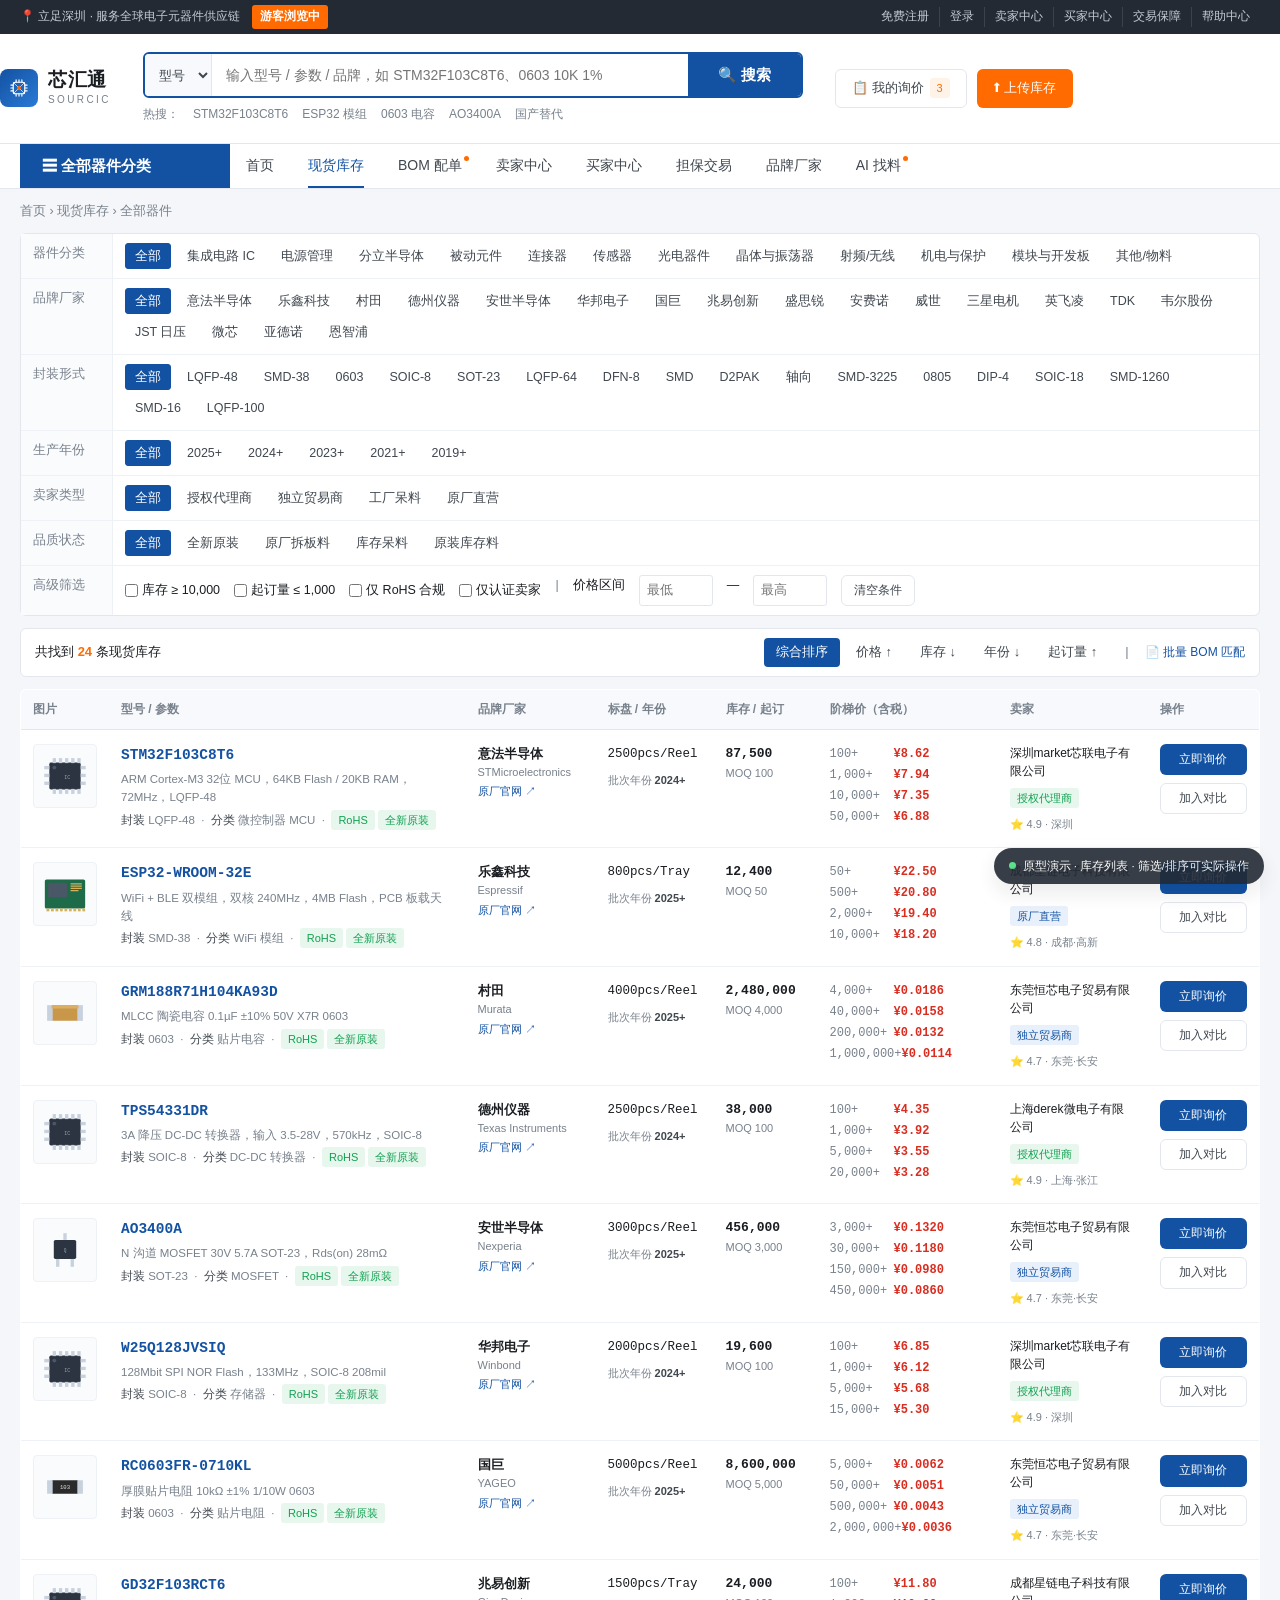
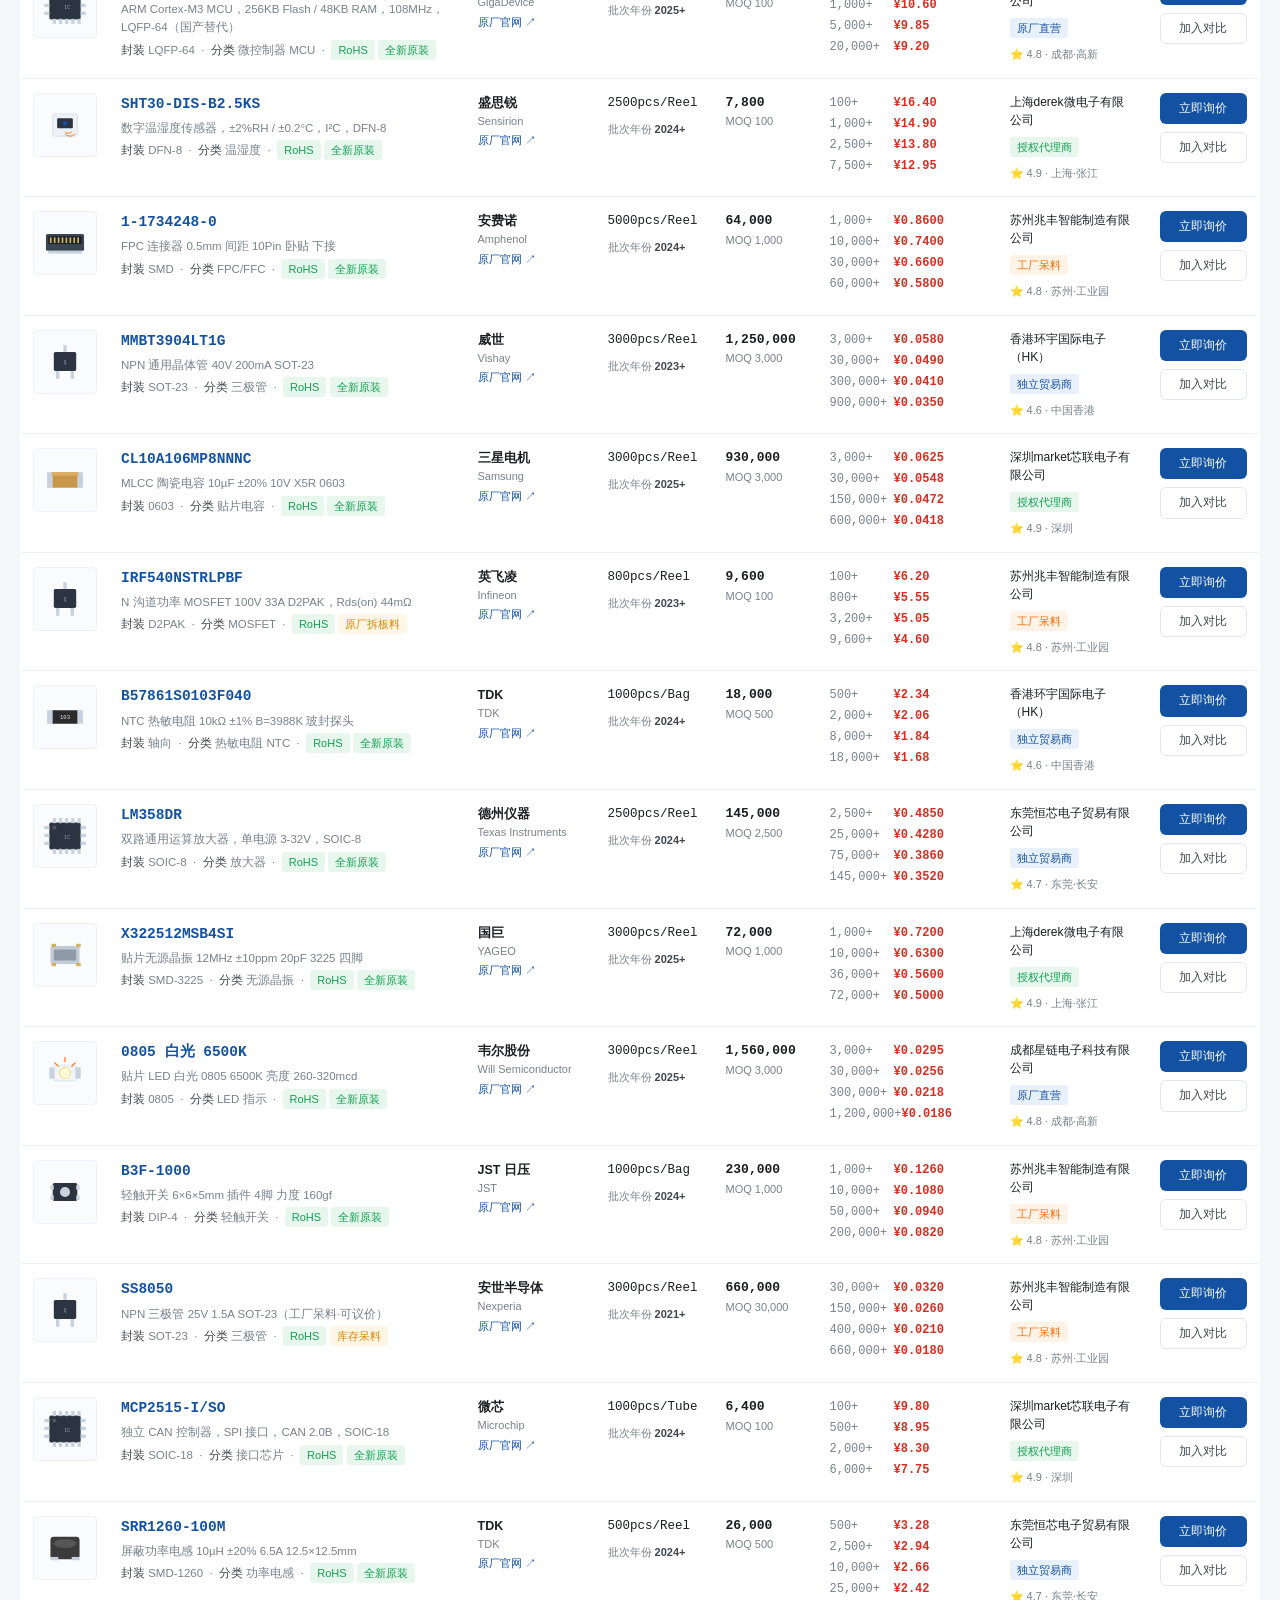
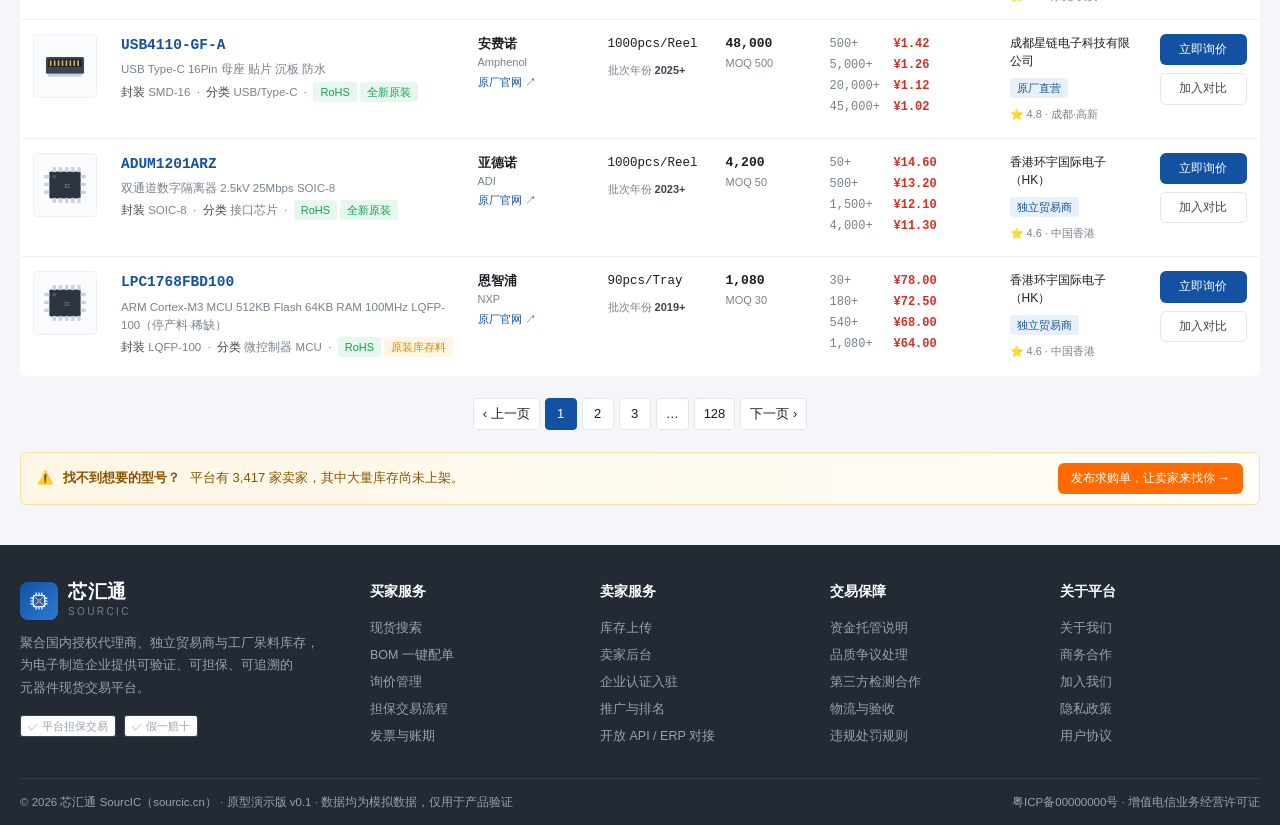
<file: search.html>
<!DOCTYPE html>
<html lang="zh-CN">
<head>
<meta charset="UTF-8">
<meta name="viewport" content="width=device-width,initial-scale=1">
<title>现货库存检索 · 芯汇通 SourcIC</title>
<link rel="stylesheet" href="assets/style.css">
</head>
<body>
<div id="app-header"></div>

<div class="wrap">
  <div class="crumb"><a href="index.html">首页</a> › <a href="search.html">现货库存</a> › <span id="crumbNow">全部器件</span></div>

  <!-- 筛选区 -->
  <div class="filters">
    <div class="frow"><div class="fk">器件分类</div><div class="fv" id="fCat"></div></div>
    <div class="frow"><div class="fk">品牌厂家</div><div class="fv" id="fBrand"></div></div>
    <div class="frow"><div class="fk">封装形式</div><div class="fv" id="fPkg"></div></div>
    <div class="frow"><div class="fk">生产年份</div><div class="fv" id="fYear"></div></div>
    <div class="frow"><div class="fk">卖家类型</div><div class="fv" id="fSeller"></div></div>
    <div class="frow"><div class="fk">品质状态</div><div class="fv" id="fQuality"></div></div>
    <div class="frow"><div class="fk">高级筛选</div><div class="fv" style="gap:14px">
      <label class="row center gap4" style="cursor:pointer"><input type="checkbox" id="cbStock" onchange="applyFilter()"> 库存 ≥ 10,000</label>
      <label class="row center gap4" style="cursor:pointer"><input type="checkbox" id="cbMoq" onchange="applyFilter()"> 起订量 ≤ 1,000</label>
      <label class="row center gap4" style="cursor:pointer"><input type="checkbox" id="cbRohs" onchange="applyFilter()"> 仅 RoHS 合规</label>
      <label class="row center gap4" style="cursor:pointer"><input type="checkbox" id="cbVer" onchange="applyFilter()"> 仅认证卖家</label>
      <span class="muted">|</span>
      <span>价格区间</span>
      <input type="number" id="pMin" placeholder="最低" style="width:74px;border:1px solid var(--line);border-radius:3px;padding:2px 7px" oninput="applyFilter()">
      <span>—</span>
      <input type="number" id="pMax" placeholder="最高" style="width:74px;border:1px solid var(--line);border-radius:3px;padding:2px 7px" oninput="applyFilter()">
      <button class="btn btn-ghost btn-sm" onclick="resetFilter()">清空条件</button>
    </div></div>
  </div>

  <!-- 卖家信息横幅（?seller= 时显示） -->
  <div id="sellerBanner" class="hide" style="background:var(--bg-2);border:1px solid var(--line);border-radius:10px;padding:14px 18px;margin-bottom:16px;display:flex;align-items:center;gap:16px"></div>

  <!-- 工具条 -->
  <div class="toolbar">
    <div class="row center gap16">
      <span>共找到 <b id="cnt" style="color:var(--accent)">0</b> 条现货库存</span>
      <span class="muted small" id="activeTags"></span>
    </div>
    <div class="row center gap16">
      <div class="sorts">
        <a href="javascript:;" class="on" data-sort="default" onclick="setSort(this)">综合排序</a>
        <a href="javascript:;" data-sort="price" onclick="setSort(this)">价格 ↑</a>
        <a href="javascript:;" data-sort="qty" onclick="setSort(this)">库存 ↓</a>
        <a href="javascript:;" data-sort="year" onclick="setSort(this)">年份 ↓</a>
        <a href="javascript:;" data-sort="moq" onclick="setSort(this)">起订量 ↑</a>
      </div>
      <span class="muted">|</span>
      <a href="buyer.html?tab=bom" class="small" style="color:var(--brand)">📄 批量 BOM 匹配</a>
    </div>
  </div>

  <!-- 结果表 -->
  <table class="ltable">
    <thead><tr>
      <th style="width:80px">图片</th>
      <th>型号 / 参数</th>
      <th style="width:130px">品牌厂家</th>
      <th style="width:118px">标盘 / 年份</th>
      <th style="width:104px">库存 / 起订</th>
      <th style="width:180px">阶梯价（含税）</th>
      <th style="width:150px">卖家</th>
      <th style="width:112px">操作</th>
    </tr></thead>
    <tbody id="rows"></tbody>
  </table>

  <div class="pager">
    <a href="javascript:;">‹ 上一页</a>
    <a href="javascript:;" class="on">1</a><a href="javascript:;">2</a><a href="javascript:;">3</a>
    <a href="javascript:;">…</a><a href="javascript:;">128</a><a href="javascript:;">下一页 ›</a>
  </div>

  <div class="ribbon mb24">
    ⚠️ <b>找不到想要的型号？</b> 平台有 3,417 家卖家，其中大量库存尚未上架。
    <a href="buyer.html?tab=rfq" class="btn btn-accent btn-sm" style="margin-left:auto">发布求购单，让卖家来找你 →</a>
  </div>
</div>

<div id="app-footer"></div>

<script src="assets/data.js"></script>
<script src="assets/app.js"></script>
<script>
const kw = qs('kw') || '';
const sellerFilter = qs('seller') || '';
renderHeader('search.html', {kw});
renderFooter();
renderDemoNote('库存列表 · 筛选/排序可实际操作');

// 卖家筛选横幅
if(sellerFilter && SELLERS[sellerFilter]){
  const sv = SELLERS[sellerFilter];
  const svCount = PRODUCTS.filter(p=>p.seller===sellerFilter).length;
  document.getElementById('sellerBanner').classList.remove('hide');
  document.getElementById('sellerBanner').innerHTML = `
    <div style="width:48px;height:48px;border-radius:8px;background:var(--brand);color:#fff;display:flex;align-items:center;justify-content:center;font-size:22px;font-weight:700;flex-shrink:0">${sv.name[0]}</div>
    <div class="grow">
      <div style="display:flex;align-items:center;gap:8px">
        <b style="font-size:15px">${sv.name}</b>
        <span class="tag ${sv.type==='授权代理商'?'tag-ok':sv.type==='工厂呆料'?'tag-org':'tag-blue'}">${sv.type}</span>
        <span class="tag tag-line">✓ 三证已核验</span>
        <span class="tag tag-line">${sv.bond}</span>
      </div>
      <div class="small muted mt8">${sv.city} · 经营 ${sv.years} 年 · 综合评分 ⭐${sv.rating} · 累计成交 ${fmt.qty(sv.deals)} 单 · 响应时长 ${sv.resp} · 在售 SKU ${svCount}</div>
    </div>
    <a href="index.html" class="btn btn-ghost btn-sm">← 返回全部</a>`;
}

let F = { cat:'', brand:'', pkg:'', year:'', stype:'', quality:'', sort:'default' };
if(qs('cat')) F.cat = qs('cat');

const uniq = a => [...new Set(a)];
const YEARS = ['2025+','2024+','2023+','2021+','2019+'];

function chips(elId, key, list, labelFn){
  document.getElementById(elId).innerHTML =
    `<a href="javascript:;" class="${F[key]===''?'on':''}" onclick="pick('${key}','')">全部</a>` +
    list.map(v=>`<a href="javascript:;" class="${F[key]===v?'on':''}" onclick="pick('${key}','${v}')">${labelFn?labelFn(v):v}</a>`).join('');
}
function pick(key, val){ F[key] = val; renderChips(); applyFilter(); }
function setSort(el){
  document.querySelectorAll('.sorts a').forEach(a=>a.classList.remove('on'));
  el.classList.add('on'); F.sort = el.dataset.sort; applyFilter();
}
function resetFilter(){
  F = { cat:'', brand:'', pkg:'', year:'', stype:'', quality:'', sort:F.sort };
  ['cbStock','cbMoq','cbRohs','cbVer'].forEach(i=>document.getElementById(i).checked=false);
  document.getElementById('pMin').value=''; document.getElementById('pMax').value='';
  renderChips(); applyFilter();
}
function renderChips(){
  chips('fCat','cat', CATEGORIES.map(c=>c.name));
  chips('fBrand','brand', uniq(PRODUCTS.map(p=>p.brand)), b=>fmt.brandCn(b));
  chips('fPkg','pkg', uniq(PRODUCTS.map(p=>p.pkg)));
  chips('fYear','year', YEARS);
  chips('fSeller','stype', uniq(Object.values(SELLERS).map(s=>s.type)));
  chips('fQuality','quality', uniq(PRODUCTS.map(p=>p.quality)));
}

function applyFilter(){
  const pMin = parseFloat(document.getElementById('pMin').value);
  const pMax = parseFloat(document.getElementById('pMax').value);
  const onlyStock = document.getElementById('cbStock').checked;
  const onlyMoq   = document.getElementById('cbMoq').checked;
  const onlyRohs  = document.getElementById('cbRohs').checked;
  const onlyVer   = document.getElementById('cbVer').checked;

  let list = PRODUCTS.filter(p=>{
    const s = SELLERS[p.seller];
    if(sellerFilter && p.seller !== sellerFilter) return false;
    if(kw && !(p.mpn+p.desc+p.brand+p.sub).toLowerCase().includes(kw.toLowerCase())) return false;
    if(F.cat && p.cat !== F.cat) return false;
    if(F.brand && p.brand !== F.brand) return false;
    if(F.pkg && p.pkg !== F.pkg) return false;
    if(F.year && p.dateCode !== F.year) return false;
    if(F.stype && s.type !== F.stype) return false;
    if(F.quality && p.quality !== F.quality) return false;
    if(onlyStock && p.qty < 10000) return false;
    if(onlyMoq && p.moq > 1000) return false;
    if(onlyRohs && !p.rohs) return false;
    if(onlyVer && !s.verified) return false;
    const price = p.tiers[0].p;
    if(!isNaN(pMin) && price < pMin) return false;
    if(!isNaN(pMax) && price > pMax) return false;
    return true;
  });

  const sorters = {
    price:(a,b)=>a.tiers[0].p-b.tiers[0].p,
    qty:(a,b)=>b.qty-a.qty,
    year:(a,b)=>b.dateCode.localeCompare(a.dateCode),
    moq:(a,b)=>a.moq-b.moq,
    default:(a,b)=>0
  };
  list.sort(sorters[F.sort]);

  document.getElementById('cnt').textContent = list.length;
  const tags = [kw?`关键词「${kw}」`:'', F.cat, F.brand?fmt.brandCn(F.brand):'', F.pkg, F.year, F.stype, F.quality].filter(Boolean);
  document.getElementById('activeTags').innerHTML = tags.length ? '已选：' + tags.map(t=>`<span class="tag tag-blue">${t}</span>`).join(' ') : '';
  let crumbText = '全部器件';
  if(sellerFilter && SELLERS[sellerFilter]) crumbText = SELLERS[sellerFilter].name + ' · 全部库存';
  else if(F.cat) crumbText = F.cat;
  else if(kw) crumbText = '搜索：'+kw;
  document.getElementById('crumbNow').textContent = crumbText;

  document.getElementById('rows').innerHTML = list.length ? list.map(p=>{
    const s = SELLERS[p.seller];
    return `<tr>
      <td><div class="li-img">${compSVG(p.icon, 56)}</div></td>
      <td>
        <a class="li-mpn" href="product.html?id=${p.id}">${p.mpn}</a>
        <div class="li-attr">${p.desc}</div>
        <div class="li-attr">
          <b>封装</b> ${p.pkg} &nbsp;·&nbsp; <b>分类</b> ${p.sub} &nbsp;·&nbsp;
          ${p.rohs?'<span class="tag tag-ok">RoHS</span>':''}
          ${p.quality==='全新原装'?'<span class="tag tag-ok">全新原装</span>':'<span class="tag tag-warn">'+p.quality+'</span>'}
        </div>
      </td>
      <td>
        <div class="bold" style="font-size:12.5px">${fmt.brandCn(p.brand)}</div>
        <div class="tiny muted">${p.brand}</div>
        <a class="tiny" style="color:var(--brand)" target="_blank" href="${fmt.brandUrl(p.brand)}">原厂官网 ↗</a>
      </td>
      <td>
        <div class="mono" style="font-size:12.5px">${p.packing}</div>
        <div class="tiny muted mt8">批次年份 <b style="color:var(--ink-2)">${p.dateCode}</b></div>
      </td>
      <td>
        <div class="mono bold" style="font-size:13px">${fmt.qty(p.qty)}</div>
        <div class="tiny muted">MOQ ${fmt.qty(p.moq)}</div>
      </td>
      <td><div class="tiers">${p.tiers.map(t=>`<div><span class="tq">${fmt.qty(t.q)}+</span><span class="tp">${fmt.price(t.p)}</span></div>`).join('')}</div></td>
      <td>
        <div style="font-size:12px;line-height:1.5">${s.name}</div>
        <div class="tiny mt8"><span class="tag ${s.type==='授权代理商'?'tag-ok':s.type==='工厂呆料'?'tag-org':'tag-blue'}">${s.type}</span></div>
        <div class="tiny muted mt8">⭐ ${s.rating} · ${s.city}</div>
      </td>
      <td>
        <a href="product.html?id=${p.id}" class="btn btn-primary btn-sm btn-block">立即询价</a>
        <button class="btn btn-ghost btn-sm btn-block mt8" onclick="demoTip('已加入对比清单，可在 BOM 配单页批量比价。')">加入对比</button>
      </td>
    </tr>`;
  }).join('') : `<tr><td colspan="8" style="text-align:center;padding:50px;color:var(--muted)">
      没有匹配的库存。<a href="buyer.html?tab=rfq" style="color:var(--brand)">发布求购单 →</a> 让 3,417 家卖家主动报价</td></tr>`;
}

renderChips(); applyFilter();
</script>
</body>
</html>
</file>
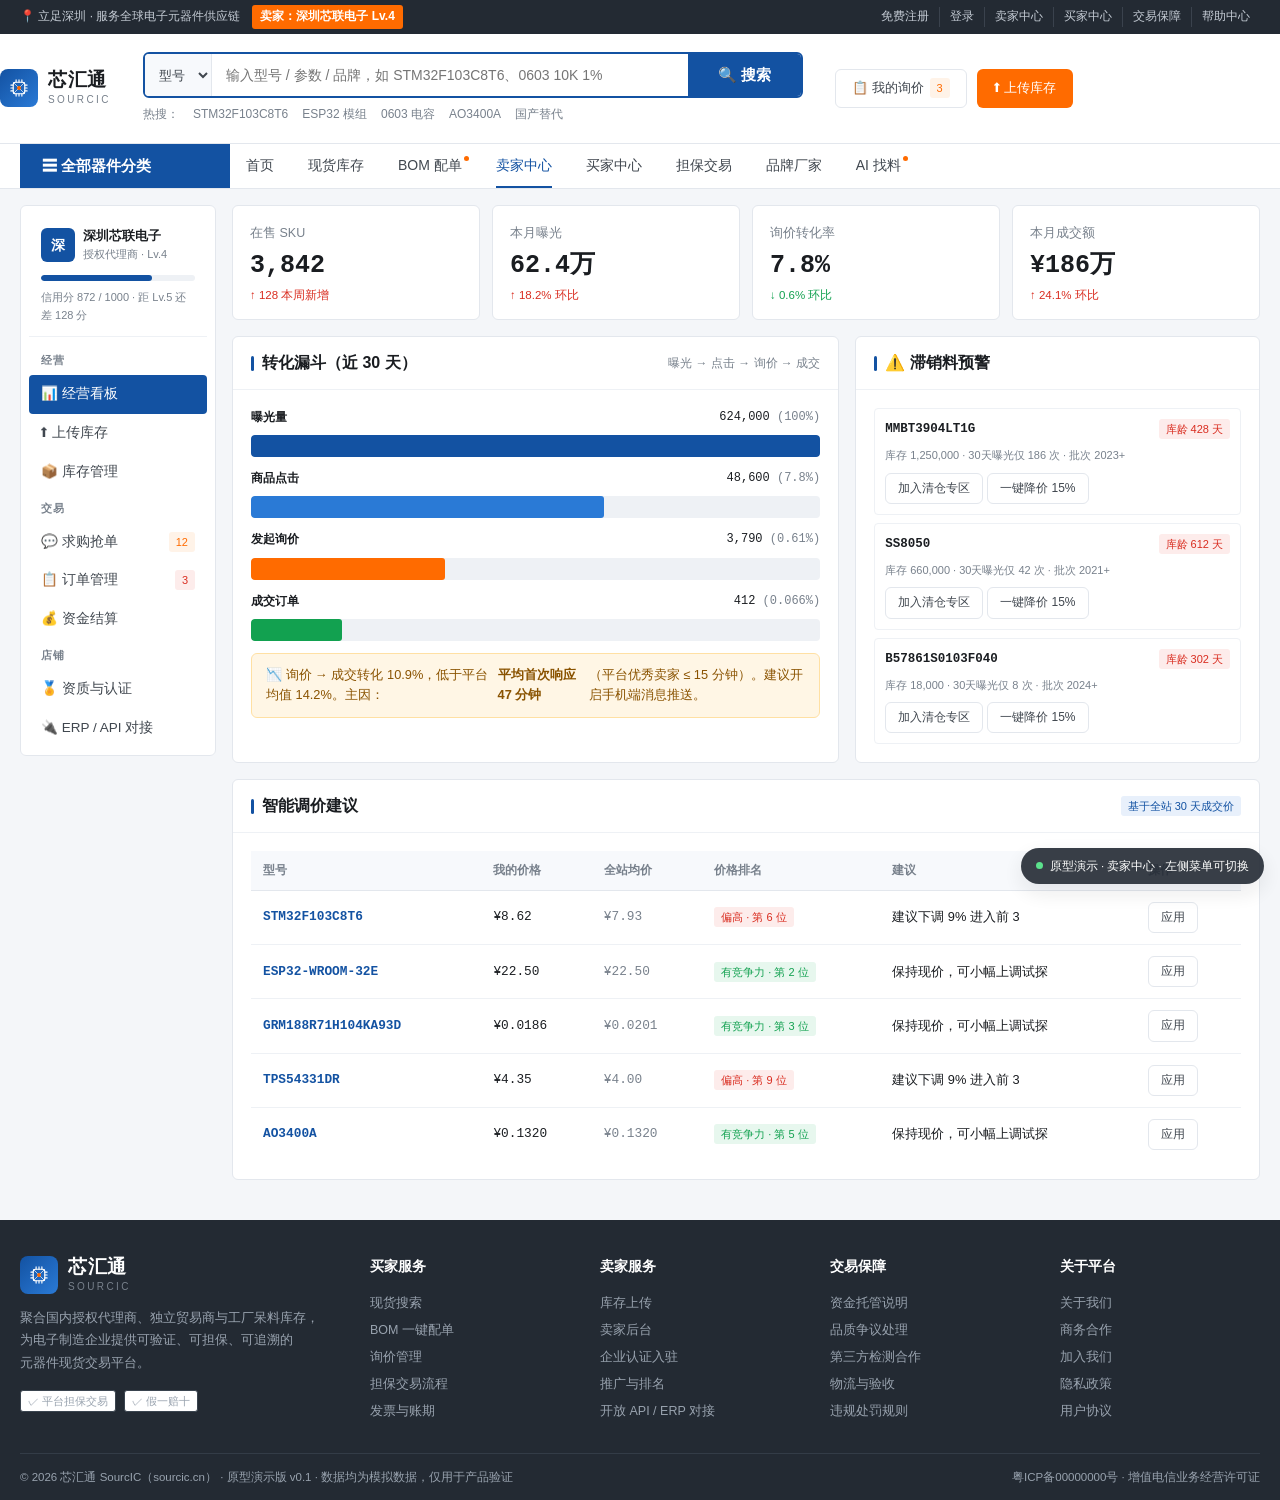
<file: seller.html>
<!DOCTYPE html>
<html lang="zh-CN">
<head>
<meta charset="UTF-8">
<meta name="viewport" content="width=device-width,initial-scale=1">
<title>卖家中心 · 芯汇通 SourcIC</title>
<link rel="stylesheet" href="assets/style.css">
</head>
<body>
<div id="app-header"></div>

<div class="wrap mt16">
  <div class="console">
    <!-- 侧栏 -->
    <aside class="cmenu">
      <div style="padding:12px;border-bottom:1px solid var(--line-2);margin-bottom:6px">
        <div class="row center gap8">
          <div style="width:34px;height:34px;border-radius:6px;background:var(--brand);color:#fff;display:flex;align-items:center;justify-content:center;font-weight:700">深</div>
          <div><div class="bold" style="font-size:12.5px">深圳芯联电子</div><div class="tiny muted">授权代理商 · Lv.4</div></div>
        </div>
        <div class="progress mt12"><i style="width:72%"></i></div>
        <div class="tiny muted mt8">信用分 872 / 1000 · 距 Lv.5 还差 128 分</div>
      </div>
      <h6>经营</h6>
      <a href="javascript:;" data-p="dash" class="on" onclick="go(this)">📊 经营看板</a>
      <a href="javascript:;" data-p="upload" onclick="go(this)">⬆ 上传库存</a>
      <a href="javascript:;" data-p="stock" onclick="go(this)">📦 库存管理</a>
      <h6>交易</h6>
      <a href="javascript:;" data-p="rfq" onclick="go(this)">💬 求购抢单 <span class="tag tag-org" style="margin-left:auto">12</span></a>
      <a href="javascript:;" data-p="order" onclick="go(this)">📋 订单管理 <span class="tag tag-red" style="margin-left:auto">3</span></a>
      <a href="javascript:;" data-p="money" onclick="go(this)">💰 资金结算</a>
      <h6>店铺</h6>
      <a href="javascript:;" data-p="cert" onclick="go(this)">🏅 资质与认证</a>
      <a href="javascript:;" data-p="api" onclick="go(this)">🔌 ERP / API 对接</a>
    </aside>

    <main class="col gap16">

      <!-- 经营看板 -->
      <section id="p-dash">
        <div class="statgrid">
          <div class="stat"><span>在售 SKU</span><strong>3,842</strong><div class="delta up">↑ 128 本周新增</div></div>
          <div class="stat"><span>本月曝光</span><strong>62.4万</strong><div class="delta up">↑ 18.2% 环比</div></div>
          <div class="stat"><span>询价转化率</span><strong>7.8%</strong><div class="delta down">↓ 0.6% 环比</div></div>
          <div class="stat"><span>本月成交额</span><strong>¥186万</strong><div class="delta up">↑ 24.1% 环比</div></div>
        </div>

        <div style="display:grid;grid-template-columns:1.5fr 1fr;gap:16px" class="mt16">
          <div class="panel">
            <div class="panel-hd"><h3>转化漏斗（近 30 天）</h3><span class="small muted">曝光 → 点击 → 询价 → 成交</span></div>
            <div class="panel-bd col gap12">
              <div id="funnel"></div>
            </div>
          </div>
          <div class="panel">
            <div class="panel-hd"><h3>⚠️ 滞销料预警</h3></div>
            <div class="panel-bd col gap8" id="deadStock"></div>
          </div>
        </div>

        <div class="panel mt16">
          <div class="panel-hd"><h3>智能调价建议</h3><span class="tag tag-blue">基于全站 30 天成交价</span></div>
          <div class="panel-bd">
            <table class="dtable">
              <thead><tr><th>型号</th><th>我的价格</th><th>全站均价</th><th>价格排名</th><th>建议</th><th>操作</th></tr></thead>
              <tbody id="priceAdvice"></tbody>
            </table>
          </div>
        </div>
      </section>

      <!-- 上传库存 -->
      <section id="p-upload" class="hide">
        <div class="alert alert-info mb16">
          💡 三种上传方式：① Excel 批量导入（最常用）② ERP / API 实时同步（推荐，库存不会卖超）③ 单条手工录入。
          平台会自动清洗型号、匹配原厂 Datasheet 参数、识别重复 SKU。
        </div>

        <div style="display:grid;grid-template-columns:repeat(3,1fr);gap:12px" class="mb16">
          <div class="panel" style="padding:16px;text-align:center;border-color:var(--brand)">
            <div style="font-size:26px">📊</div><b>Excel 批量导入</b>
            <p class="tiny muted mt8">支持 5 万行 / 次，兼容金蝶、用友、SAP 导出格式</p>
            <a href="javascript:;" class="btn btn-primary btn-sm btn-block mt12" onclick="demoTip('下载标准模板 库存导入模板.xlsx')">下载模板</a>
          </div>
          <div class="panel" style="padding:16px;text-align:center">
            <div style="font-size:26px">🔌</div><b>ERP / API 同步</b>
            <p class="tiny muted mt8">15 分钟增量同步，库存售罄自动下架，杜绝超卖</p>
            <a href="javascript:;" class="btn btn-ghost btn-sm btn-block mt12" onclick="go(document.querySelector('[data-p=api]'))">查看接口文档</a>
          </div>
          <div class="panel" style="padding:16px;text-align:center">
            <div style="font-size:26px">✍️</div><b>单条手工录入</b>
            <p class="tiny muted mt8">适合稀缺料、停产料等需要精细描述的 SKU</p>
            <a href="javascript:;" class="btn btn-ghost btn-sm btn-block mt12" onclick="document.getElementById('manualForm').scrollIntoView({behavior:'smooth'})">前往录入</a>
          </div>
        </div>

        <div class="panel mb16">
          <div class="panel-hd"><h3>Excel 批量导入</h3></div>
          <div class="panel-bd">
            <div class="upzone" onclick="mockUpload()">
              <div class="ico">📁</div>
              <b>点击或拖拽文件到此处上传</b>
              <div class="small muted mt8">支持 .xlsx / .xls / .csv，单文件 ≤ 20MB，最多 50,000 行</div>
            </div>
            <div id="upResult" class="hide mt16">
              <div class="alert alert-ok mb12">✅ 解析完成：共读取 <b>4,206</b> 行，成功匹配 <b>3,974</b> 行，需人工确认 <b>232</b> 行。</div>
              <table class="dtable">
                <thead><tr><th>问题类型</th><th>数量</th><th>说明</th><th>处理</th></tr></thead>
                <tbody>
                  <tr><td><span class="tag tag-warn">型号无法识别</span></td><td>86</td><td>如 "STM32F103C8T6TR" 后缀不规范，系统已给出 3 个候选</td><td><a href="javascript:;" style="color:var(--brand)" onclick="demoTip('进入型号归一化人工确认界面')">去确认</a></td></tr>
                  <tr><td><span class="tag tag-warn">缺少标盘数量</span></td><td>104</td><td>未填写 pcs/Reel，将按散装展示，影响买家信任度</td><td><a href="javascript:;" style="color:var(--brand)" onclick="demoTip('批量补填标盘数量')">批量补填</a></td></tr>
                  <tr><td><span class="tag tag-red">价格异常偏离</span></td><td>28</td><td>低于全站均价 60% 以上，可能填错单位（元 vs 千个价）</td><td><a href="javascript:;" style="color:var(--brand)" onclick="demoTip('逐条核对异常价格')">去核对</a></td></tr>
                  <tr><td><span class="tag tag-gray">与已有 SKU 重复</span></td><td>14</td><td>相同型号+批次+卖家，将合并库存数量</td><td><a href="javascript:;" style="color:var(--brand)" onclick="demoTip('确认合并')">确认合并</a></td></tr>
                </tbody>
              </table>
              <div class="row gap12 mt16">
                <button class="btn btn-primary" onclick="demoTip('3,974 条已上架，232 条进入待确认队列。')">✅ 上架 3,974 条无误数据</button>
                <button class="btn btn-ghost" onclick="demoTip('导出异常明细.xlsx')">导出异常明细</button>
              </div>
            </div>
          </div>
        </div>

        <div class="panel" id="manualForm">
          <div class="panel-hd"><h3>单条手工录入</h3><span class="small muted">带 <span style="color:var(--red)">*</span> 为必填，直接影响搜索曝光</span></div>
          <div class="panel-bd">
            <div class="grid3">
              <div class="field"><label>器件型号 MPN <span class="req">*</span></label><input placeholder="如 STM32F103C8T6"><div class="hint">系统会自动匹配原厂参数库</div></div>
              <div class="field"><label>品牌厂家 <span class="req">*</span></label>
                <select id="brandSel"><option>请选择…</option></select>
                <div class="hint">选定后自动带出原厂官网链接</div></div>
              <div class="field"><label>器件分类 <span class="req">*</span></label><select id="catSel"></select><div class="hint">影响买家分类导航能否找到你</div></div>
            </div>
            <div class="grid3">
              <div class="field"><label>封装形式 <span class="req">*</span></label><input placeholder="LQFP-48 / 0603 / SOT-23"></div>
              <div class="field"><label>标盘数量 <span class="req">*</span></label><input placeholder="2500pcs/Reel"><div class="hint">格式：数量 + 单位（Reel / Tray / Tube / Bag）</div></div>
              <div class="field"><label>生产年份 / 批次 <span class="req">*</span></label><input placeholder="2024+ 或 2431（周批号）"><div class="hint">买家最关注的字段之一，务必真实</div></div>
            </div>
            <div class="grid3">
              <div class="field"><label>可售库存（pcs）<span class="req">*</span></label><input type="number" placeholder="87500"></div>
              <div class="field"><label>最小起订量 MOQ <span class="req">*</span></label><input type="number" placeholder="100"></div>
              <div class="field"><label>品质状态 <span class="req">*</span></label>
                <select><option>全新原装</option><option>原装库存料</option><option>库存呆料</option><option>原厂拆板料</option><option>散新</option></select>
                <div class="hint">虚假申报将扣除信用分并冻结保证金</div></div>
            </div>
            <div class="field"><label>阶梯价格 <span class="req">*</span>（含 13% 增值税，不含运费）</label>
              <table class="dtable" style="border:1px solid var(--line);border-radius:4px">
                <thead><tr><th>起订数量</th><th>单价（¥）</th><th></th></tr></thead>
                <tbody id="tierRows"></tbody>
              </table>
              <button class="btn btn-ghost btn-sm mt8" onclick="addTier()">+ 添加阶梯</button></div>
            <div class="grid2">
              <div class="field"><label>产品图片</label>
                <div class="upzone" style="padding:20px" onclick="demoTip('上传实拍图（建议 3 张以上：整盘、标签、单颗特写）')">
                  <div style="font-size:22px">📷</div><div class="small">上传实拍图 · 建议 ≥3 张</div>
                  <div class="tiny muted mt8">带日期水印的实拍图可提升 2.3 倍询价率</div></div></div>
              <div class="field"><label>来源凭证（平台内部存档，不对外公开）</label>
                <div class="upzone" style="padding:20px" onclick="demoTip('上传原厂授权书 / 上游 Invoice / COC 报关单')">
                  <div style="font-size:22px">📄</div><div class="small">授权书 / Invoice / COC</div>
                  <div class="tiny muted mt8">上传凭证的 SKU 搜索权重提升 40%</div></div></div>
            </div>
            <div class="field"><label>备注说明</label><textarea rows="3" placeholder="如：原厂真空包装未拆封，可提供 COC，支持开 13% 专票，深圳同城可自提"></textarea></div>
            <div class="alert alert-warn mb16">⚠️ <b>诚信承诺</b>：型号、批次、品质状态、库存数量虚假申报，一经买家举报核实，
              首次扣 50 信用分并下架全部库存 7 天，二次冻结保证金并永久清退。</div>
            <div class="row gap12">
              <button class="btn btn-primary btn-lg" onclick="demoTip('库存已提交，审核通过后 10 分钟内上架。')">提交上架</button>
              <button class="btn btn-ghost btn-lg" onclick="demoTip('已存为草稿')">存为草稿</button>
            </div>
          </div>
        </div>
      </section>

      <!-- 库存管理 -->
      <section id="p-stock" class="hide">
        <div class="panel">
          <div class="panel-hd"><h3>我的库存（3,842 条）</h3>
            <div class="row gap8">
              <button class="btn btn-ghost btn-sm" onclick="demoTip('批量调价：支持按比例、按固定值、按竞品跟价三种策略')">批量调价</button>
              <button class="btn btn-ghost btn-sm" onclick="demoTip('导出 我的库存.xlsx')">导出</button>
              <button class="btn btn-accent btn-sm" onclick="go(document.querySelector('[data-p=upload]'))">＋ 上传库存</button>
            </div></div>
          <div class="panel-bd" style="padding:0">
            <table class="dtable">
              <thead><tr><th>型号</th><th>品牌</th><th>标盘 / 年份</th><th>库存 / MOQ</th><th>首价</th><th>30天曝光</th><th>询价</th><th>状态</th><th>操作</th></tr></thead>
              <tbody id="stockRows"></tbody>
            </table>
          </div>
        </div>
      </section>

      <!-- 求购抢单 -->
      <section id="p-rfq" class="hide">
        <div class="alert alert-info mb16">🔔 系统按你的库存自动匹配求购单。<b>30 分钟内报价的成交率是 2 小时后报价的 4.1 倍</b>。</div>
        <div class="panel">
          <div class="panel-hd"><h3>匹配到我的求购单</h3><span class="tag tag-org">12 条待报价</span></div>
          <div class="panel-bd" style="padding:0">
            <table class="dtable">
              <thead><tr><th>求购单号</th><th>型号</th><th>需求量</th><th>买家</th><th>发布时间</th><th>已报价数</th><th>状态</th><th>操作</th></tr></thead>
              <tbody id="rfqRows"></tbody>
            </table>
          </div>
        </div>
      </section>

      <!-- 订单 -->
      <section id="p-order" class="hide">
        <div class="statgrid mb16">
          <div class="stat"><span>待发货</span><strong style="color:var(--warn)">6</strong><div class="delta muted small">2 单超时预警</div></div>
          <div class="stat"><span>运输中</span><strong style="color:var(--brand)">14</strong><div class="delta muted small">物流正常</div></div>
          <div class="stat"><span>待买家确认</span><strong>9</strong><div class="delta muted small">确认后 T+1 放款</div></div>
          <div class="stat"><span>争议处理中</span><strong style="color:var(--red)">1</strong><div class="delta muted small">需 48h 内举证</div></div>
        </div>
        <div class="panel">
          <div class="panel-hd"><h3>订单列表</h3></div>
          <div class="panel-bd" style="padding:0">
            <table class="dtable">
              <thead><tr><th>订单号</th><th>型号 / 数量</th><th>金额</th><th>买家</th><th>支付方式</th><th>状态</th><th>下单时间</th><th>操作</th></tr></thead>
              <tbody id="orderRows"></tbody>
            </table>
          </div>
        </div>
      </section>

      <!-- 资金 -->
      <section id="p-money" class="hide">
        <div class="statgrid mb16">
          <div class="stat"><span>可提现余额</span><strong style="color:var(--ok)">¥428,600</strong><div class="delta muted small">T+1 到账</div></div>
          <div class="stat"><span>托管中（在途）</span><strong>¥862,400</strong><div class="delta muted small">买家已付款，待确认收货</div></div>
          <div class="stat"><span>本月佣金支出</span><strong>¥14,320</strong><div class="delta muted small">费率 1.2%（Lv.4）</div></div>
          <div class="stat"><span>保证金</span><strong>¥100,000</strong><div class="delta muted small">未冻结</div></div>
        </div>
        <div style="display:grid;grid-template-columns:1fr 1fr;gap:16px">
          <div class="panel"><div class="panel-hd"><h3>结算规则</h3></div><div class="panel-bd col gap12 small" style="line-height:1.8">
            <div><b>① 担保交易</b>：买家确认收货 或 签收满 7 天自动确认 → T+1 结算到卖家余额</div>
            <div><b>② 账期交易</b>：需买家有平台授信额度，卖家可选是否接受；平台对账期订单收 0.5%/月 风控服务费</div>
            <div><b>③ 保理垫资</b>（可选）：确认收货后立即到账 98%，剩余 2% 为资金成本，适合现金流紧张的贸易商</div>
            <div><b>④ 提现</b>：对公账户，单笔 ≥ ¥1,000，每月前 5 笔免费</div>
            <div class="alert alert-warn tiny">⚠️ 争议订单资金将被冻结，直至争议关闭。恶意拖延举证按买家诉求处理。</div>
          </div></div>
          <div class="panel"><div class="panel-hd"><h3>佣金费率阶梯</h3></div><div class="panel-bd" style="padding:0">
            <table class="dtable">
              <thead><tr><th>卖家等级</th><th>月成交额</th><th>佣金费率</th><th>其他权益</th></tr></thead>
              <tbody>
                <tr><td>Lv.1 新入驻</td><td>&lt; 10 万</td><td><b>0%</b>（前 12 个月）</td><td>基础曝光</td></tr>
                <tr><td>Lv.2</td><td>10 - 50 万</td><td>2.0%</td><td>搜索加权</td></tr>
                <tr><td>Lv.3</td><td>50 - 200 万</td><td>1.6%</td><td>+ 求购优先推送</td></tr>
                <tr style="background:var(--brand-l)"><td><b>Lv.4（当前）</b></td><td>200 - 500 万</td><td><b>1.2%</b></td><td>+ 品牌旗舰店 + 保理</td></tr>
                <tr><td>Lv.5</td><td>&gt; 500 万</td><td>0.8%</td><td>+ 专属客户经理 + API 高频</td></tr>
              </tbody></table>
          </div></div>
        </div>
      </section>

      <!-- 资质 -->
      <section id="p-cert" class="hide">
        <div class="panel">
          <div class="panel-hd"><h3>企业资质与认证</h3><span class="tag tag-ok">已认证 · 有效期至 2027-08-06</span></div>
          <div class="panel-bd">
            <table class="spec-table">
              <tr><th>企业名称</th><td>深圳市芯联电子有限公司 <span class="tag tag-ok">✓ 工商已核验</span></td></tr>
              <tr><th>统一社会信用代码</th><td class="mono">91440300MA5X****XK <span class="tag tag-ok">✓ 三证合一</span></td></tr>
              <tr><th>法定代表人</th><td>陈** <span class="tag tag-ok">✓ 人脸实名核验</span></td></tr>
              <tr><th>注册资本 / 成立年限</th><td>¥1,000 万 · 11 年</td></tr>
              <tr><th>对公账户</th><td class="mono">招商银行深圳分行 ****6688 <span class="tag tag-ok">✓ 打款验证通过</span></td></tr>
              <tr><th>卖家类型</th><td><span class="tag tag-ok">授权代理商</span> 已上传 ST / TI / Winbond 授权书</td></tr>
              <tr><th>缴纳保证金</th><td><b>¥100,000</b> <span class="muted small">（决定可上架 SKU 上限与争议赔付能力）</span></td></tr>
              <tr><th>信用等级</th><td><b>Lv.4</b> · 信用分 872 · 近 12 月零违规</td></tr>
            </table>
            <div class="alert alert-info mt16">💡 <b>为什么要缴保证金？</b>这是平台"公平交易保证"的资金基础。发生品质争议且卖家举证失败时，
              平台直接从保证金扣款赔付买家，无需卖家配合。保证金越高，可上架 SKU 越多、搜索权重越高。</div>
          </div>
        </div>
      </section>

      <!-- API -->
      <section id="p-api" class="hide">
        <div class="panel">
          <div class="panel-hd"><h3>ERP / API 对接</h3><span class="tag tag-blue">推荐给日均改动 &gt; 500 SKU 的卖家</span></div>
          <div class="panel-bd">
            <div class="alert alert-ok mb16">✅ 对接后：库存实时同步、售罄自动下架、订单自动回流 ERP、<b>彻底解决"卖超"导致的差评</b>。</div>
            <table class="spec-table">
              <tr><th>接口地址</th><td class="mono">https://api.ic-hub.cn/v1/</td></tr>
              <tr><th>鉴权方式</th><td class="mono">HMAC-SHA256 签名 + AppKey / AppSecret</td></tr>
              <tr><th>库存推送</th><td class="mono">POST /inventory/batch_upsert &nbsp;<span class="muted">单次 ≤ 1000 条，QPS ≤ 20</span></td></tr>
              <tr><th>库存扣减</th><td class="mono">POST /inventory/deduct &nbsp;<span class="muted">订单锁库回调</span></td></tr>
              <tr><th>订单拉取</th><td class="mono">GET /orders?status=paid&since=…</td></tr>
              <tr><th>发货回传</th><td class="mono">POST /orders/{id}/ship &nbsp;<span class="muted">运单号 + 物流公司</span></td></tr>
              <tr><th>已适配 ERP</th><td>金蝶 K3/云星空 · 用友 U8/YonSuite · SAP B1 · 管家婆 · 速达 · 自研（提供 SDK）</td></tr>
            </table>
            <div class="row gap12 mt16">
              <button class="btn btn-primary" onclick="demoTip('AppKey: ak_live_8f2c***\nAppSecret: 请在安全环境查看')">生成 AppKey</button>
              <button class="btn btn-ghost" onclick="demoTip('打开开发者文档')">查看完整文档</button>
              <button class="btn btn-ghost" onclick="demoTip('已提交对接需求，技术支持 1 个工作日内联系。')">申请技术协助对接</button>
            </div>
          </div>
        </div>
      </section>

    </main>
  </div>
</div>

<div id="app-footer"></div>

<script src="assets/data.js"></script>
<script src="assets/app.js"></script>
<script>
renderHeader('seller.html', {role:'卖家：深圳芯联电子 Lv.4'});
renderFooter();
renderDemoNote('卖家中心 · 左侧菜单可切换');

const PAGES = ['dash','upload','stock','rfq','order','money','cert','api'];
function go(el){
  document.querySelectorAll('.cmenu a').forEach(a=>a.classList.remove('on'));
  el.classList.add('on');
  PAGES.forEach(p=>document.getElementById('p-'+p).classList.add('hide'));
  document.getElementById('p-'+el.dataset.p).classList.remove('hide');
  window.scrollTo({top:0,behavior:'smooth'});
}
if(qs('tab')){ const t = document.querySelector(`[data-p=${qs('tab')}]`); if(t) go(t); }

// 漏斗
const F = [['曝光量',624000,100],['商品点击',48600,7.8],['发起询价',3790,0.61],['成交订单',412,0.066]];
document.getElementById('funnel').innerHTML = F.map((f,i)=>`
  <div class="mb12">
    <div class="row between small mb8"><b>${f[0]}</b><span class="mono">${fmt.qty(f[1])} <span class="muted">(${f[2]}%)</span></span></div>
    <div class="progress" style="height:22px;border-radius:4px">
      <i style="width:${[100,62,34,16][i]}%;background:${['#1352A2','#2a7ad6','#FF6B00','#12a150'][i]};display:flex;align-items:center;padding-left:9px;color:#fff;font-size:11px">${['','','',''][i]}</i>
    </div>
  </div>`).join('') +
  `<div class="alert alert-warn tiny">📉 询价 → 成交转化 10.9%，低于平台均值 14.2%。主因：<b>平均首次响应 47 分钟</b>（平台优秀卖家 ≤ 15 分钟）。建议开启手机端消息推送。</div>`;

// 滞销
document.getElementById('deadStock').innerHTML = [
  ['MMBT3904LT1G','2023+',1250000,186,'库龄 428 天'],
  ['SS8050','2021+',660000,42,'库龄 612 天'],
  ['B57861S0103F040','2024+',18000,8,'库龄 302 天']
].map(d=>`<div style="border:1px solid var(--line-2);border-radius:4px;padding:10px">
  <div class="row between center"><span class="mono bold" style="font-size:12.5px">${d[0]}</span><span class="tag tag-red">${d[4]}</span></div>
  <div class="tiny muted mt8">库存 ${fmt.qty(d[2])} · 30天曝光仅 ${d[3]} 次 · 批次 ${d[1]}</div>
  <div class="row gap4 mt8">
    <button class="btn btn-ghost btn-sm" onclick="demoTip('已加入「工厂呆料清仓」专区，享受首页流量倾斜。')">加入清仓专区</button>
    <button class="btn btn-ghost btn-sm" onclick="demoTip('已下调 15%，预计曝光提升 3.2 倍。')">一键降价 15%</button>
  </div></div>`).join('');

// 调价建议
document.getElementById('priceAdvice').innerHTML = PRODUCTS.slice(0,5).map((p,i)=>{
  const avg = p.tiers[0].p * (1 + (i%3-1)*0.08);
  const hi = p.tiers[0].p > avg;
  return `<tr>
    <td class="mono bold" style="color:var(--brand)">${p.mpn}</td>
    <td class="mono">${fmt.price(p.tiers[0].p)}</td>
    <td class="mono muted">${fmt.price(avg)}</td>
    <td>${hi?'<span class="tag tag-red">偏高 · 第 '+(6+i)+' 位</span>':'<span class="tag tag-ok">有竞争力 · 第 '+(1+i)+' 位</span>'}</td>
    <td class="small">${hi?'建议下调 '+((p.tiers[0].p/avg-1)*100).toFixed(0)+'% 进入前 3':'保持现价，可小幅上调试探'}</td>
    <td><button class="btn btn-ghost btn-sm" onclick="demoTip('已应用调价建议')">应用</button></td></tr>`;
}).join('');

// 库存表
document.getElementById('stockRows').innerHTML = PRODUCTS.map((p,i)=>`<tr>
  <td class="mono bold" style="color:var(--brand)">${p.mpn}</td>
  <td>${fmt.brandCn(p.brand)}</td>
  <td><div class="mono tiny">${p.packing}</div><div class="tiny muted">${p.dateCode}</div></td>
  <td><div class="mono">${fmt.qty(p.qty)}</div><div class="tiny muted">MOQ ${fmt.qty(p.moq)}</div></td>
  <td class="mono" style="color:var(--red)">${fmt.price(p.tiers[0].p)}</td>
  <td class="mono">${fmt.qty(320 + i*186)}</td>
  <td class="mono">${(i*3)%17}</td>
  <td>${i%7===3?'<span class="tag tag-warn">审核中</span>':i%11===5?'<span class="tag tag-gray">已下架</span>':'<span class="tag tag-ok">在售</span>'}</td>
  <td><a href="javascript:;" style="color:var(--brand)" onclick="demoTip('编辑该 SKU')">编辑</a> ·
      <a href="javascript:;" style="color:var(--brand)" onclick="demoTip('已下架')">下架</a></td></tr>`).join('');

// RFQ
document.getElementById('rfqRows').innerHTML = INQUIRIES.concat(INQUIRIES.slice(0,3)).map((r,i)=>`<tr>
  <td class="mono tiny">${r.id}</td>
  <td class="mono bold" style="color:var(--brand)">${r.mpn}</td>
  <td class="mono">${fmt.qty(r.qty)} pcs</td>
  <td>${r.buyer}<div class="tiny muted">⭐ 4.${7+i%3} · 累计采购 ${fmt.qty(12+i*7)} 万</div></td>
  <td class="tiny muted">${r.time}</td>
  <td class="mono">${r.quotes}</td>
  <td><span class="tag ${r.status==='待报价'?'tag-org':r.status==='已成交'?'tag-ok':r.status==='已关闭'?'tag-gray':'tag-blue'}">${r.status}</span></td>
  <td>${r.status==='待报价'
      ? '<button class="btn btn-accent btn-sm" onclick="demoTip(\'报价面板：填写单价、有效期、货期、是否接受担保交易\')">立即报价</button>'
      : '<a href="javascript:;" style="color:var(--brand)" onclick="demoTip(\'查看报价详情\')">查看</a>'}</td></tr>`).join('');

// 订单
document.getElementById('orderRows').innerHTML = ORDERS.map(o=>`<tr>
  <td class="mono tiny">${o.id}</td>
  <td><span class="mono bold" style="color:var(--brand)">${o.mpn}</span><div class="tiny muted">${fmt.qty(o.qty)} pcs</div></td>
  <td class="mono bold">¥${fmt.qty(o.amt)}</td>
  <td>${o.cp}</td>
  <td><span class="tag ${o.pay==='平台担保'?'tag-ok':'tag-warn'}">${o.pay}</span></td>
  <td><span class="tag ${o.statusTag}">${o.status}</span></td>
  <td class="tiny muted">${o.time}</td>
  <td>${o.status==='待发货'?'<button class="btn btn-primary btn-sm" onclick="demoTip(\'填写运单号发货\')">去发货</button>'
     : o.status==='质保申诉中'?'<button class="btn btn-accent btn-sm" onclick="demoTip(\'上传批次照片、COC、检测报告等举证材料，48 小时内有效\')">去举证</button>'
     : '<a href="javascript:;" style="color:var(--brand)" onclick="demoTip(\'订单详情\')">详情</a>'}</td></tr>`).join('');

// 分类下拉
document.getElementById('catSel').innerHTML = '<option>请选择…</option>' +
  CATEGORIES.map(c=>`<optgroup label="${c.name}">${c.subs.map(s=>`<option>${s}</option>`).join('')}</optgroup>`).join('');
// 品牌下拉（带原厂官网）
document.getElementById('brandSel').innerHTML = '<option>请选择…</option>' +
  Object.keys(BRANDS).map(b=>`<option value="${b}">${fmt.brandCn(b)}（${b}）</option>`).join('');

// 阶梯价
let tiers = [[100,''],[1000,''],[10000,'']];
function drawTiers(){
  document.getElementById('tierRows').innerHTML = tiers.map((t,i)=>`<tr>
    <td><input value="${t[0]}" style="width:120px;border:1px solid var(--line);border-radius:3px;padding:4px 8px"></td>
    <td><input placeholder="0.0000" style="width:120px;border:1px solid var(--line);border-radius:3px;padding:4px 8px"></td>
    <td><a href="javascript:;" style="color:var(--red)" onclick="tiers.splice(${i},1);drawTiers()">删除</a></td></tr>`).join('');
}
function addTier(){ tiers.push([tiers.length?tiers[tiers.length-1][0]*5:100,'']); drawTiers(); }
drawTiers();

function mockUpload(){
  const z = document.querySelector('#p-upload .upzone');
  z.innerHTML = '<div class="ico">⏳</div><b>正在解析 库存清单_202608.xlsx …</b><div class="progress mt12" style="max-width:340px;margin:12px auto 0"><i id="upBar" style="width:0%"></i></div>';
  let w = 0;
  const t = setInterval(()=>{
    w += 8; document.getElementById('upBar').style.width = w + '%';
    if(w >= 100){ clearInterval(t);
      z.innerHTML = '<div class="ico">✅</div><b>库存清单_202608.xlsx 解析完成</b><div class="small muted mt8">4,206 行 · 用时 3.2 秒</div>';
      document.getElementById('upResult').classList.remove('hide');
      document.getElementById('upResult').scrollIntoView({behavior:'smooth'});
    }
  }, 110);
}
</script>
</body>
</html>
</file>
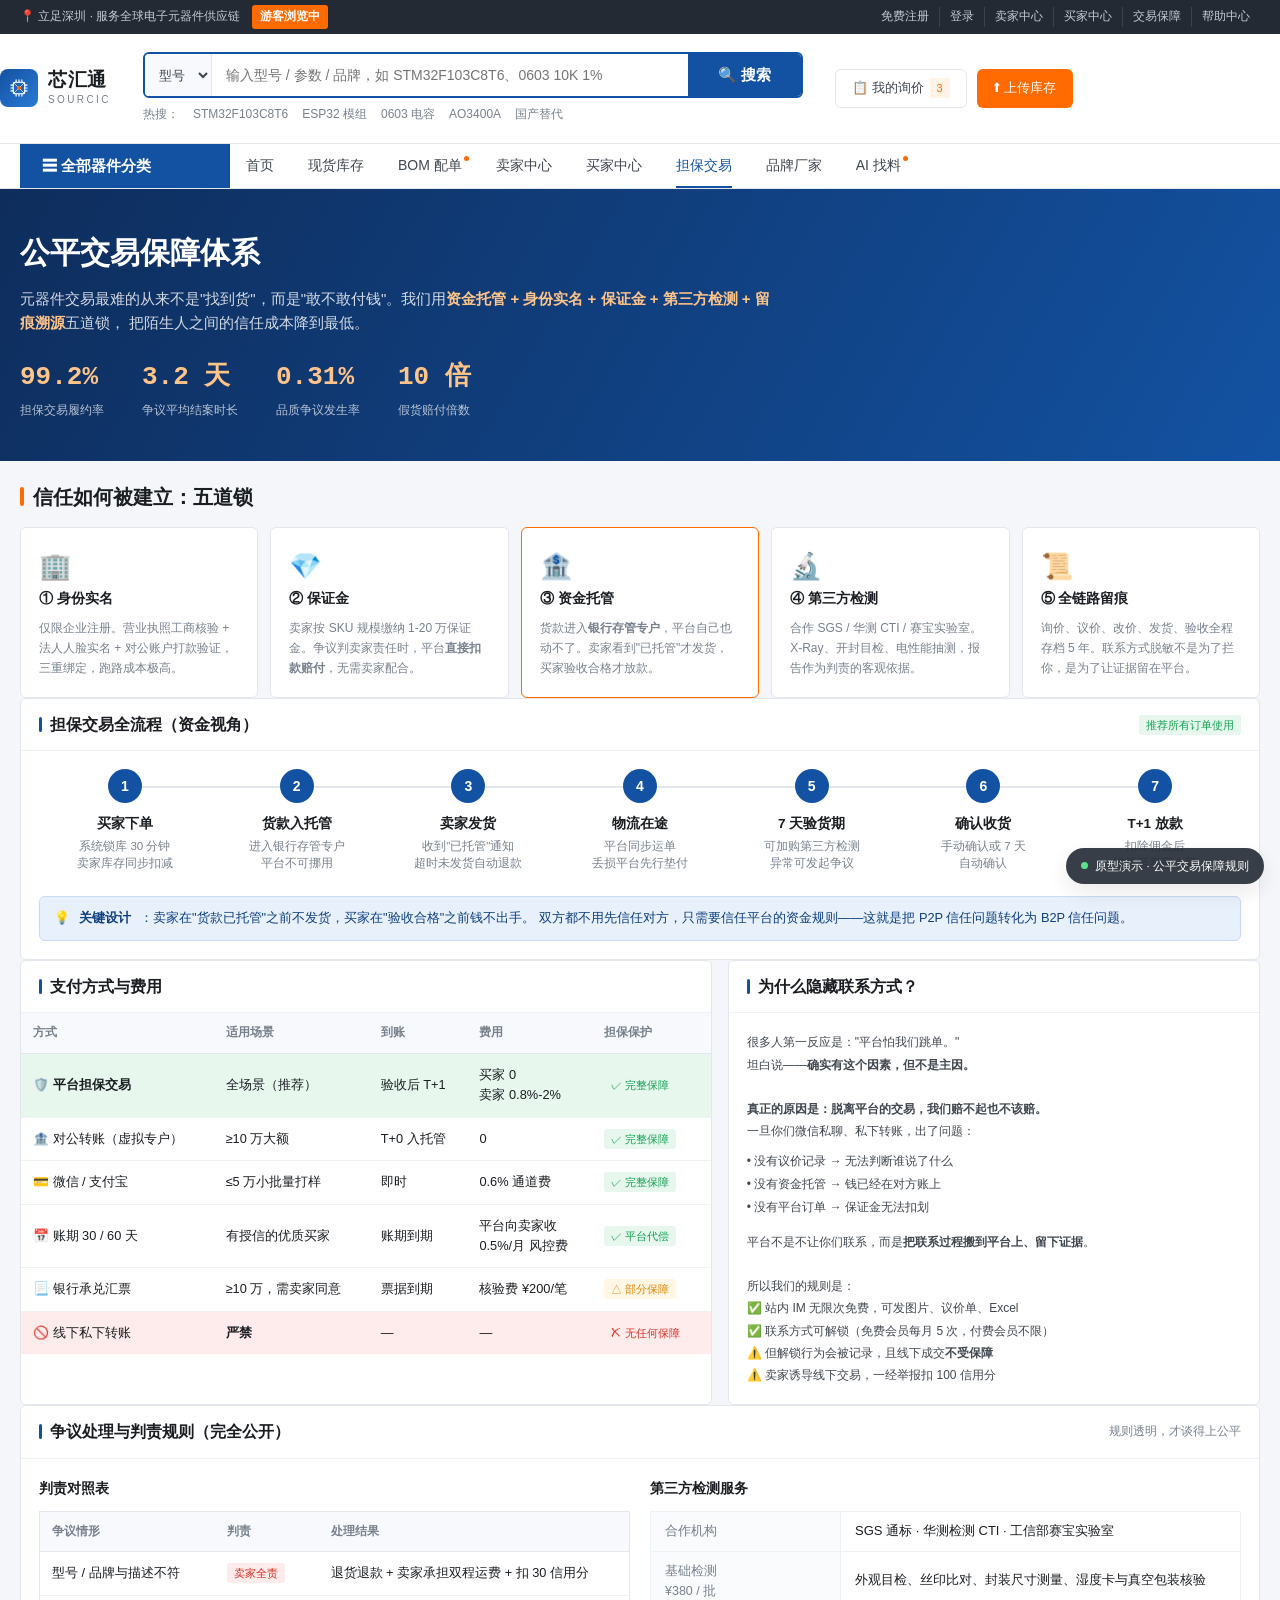
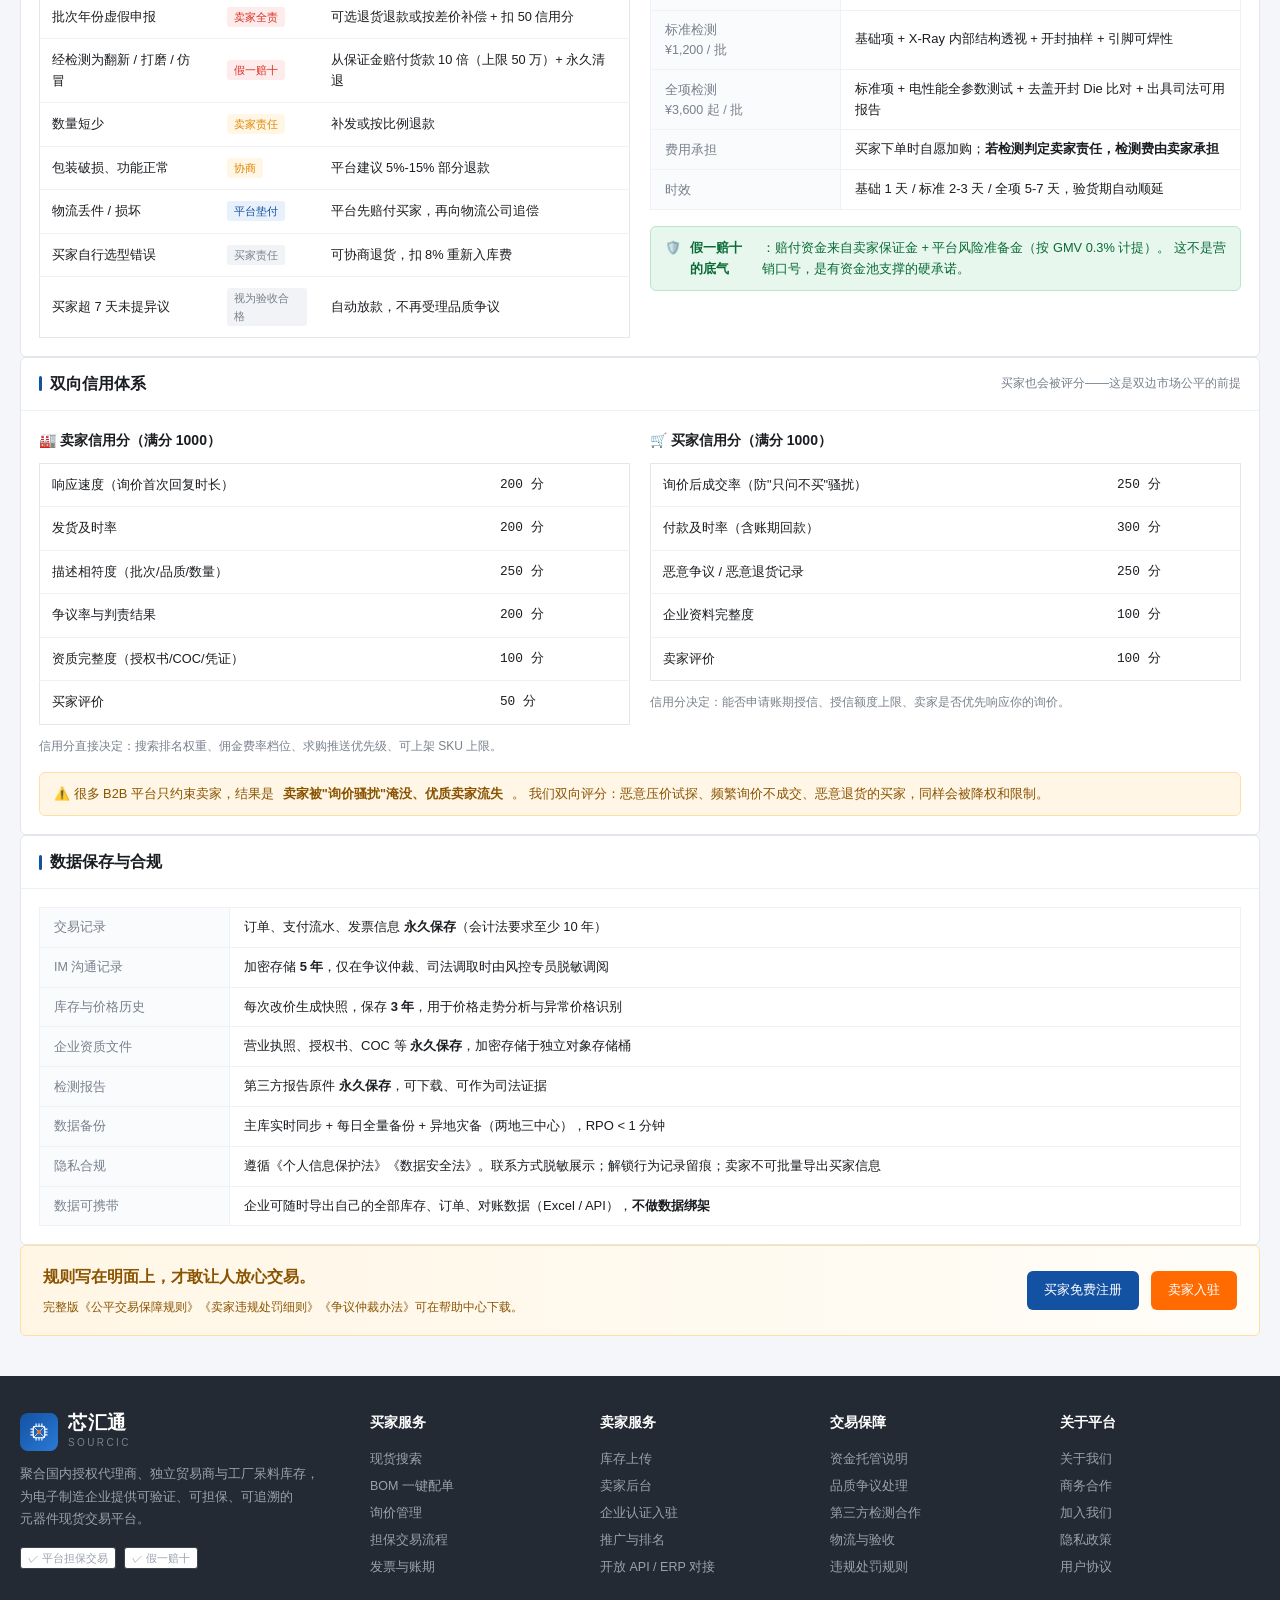
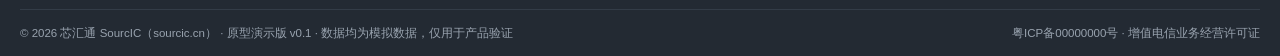
<file: trust.html>
<!DOCTYPE html>
<html lang="zh-CN">
<head>
<meta charset="UTF-8">
<meta name="viewport" content="width=device-width,initial-scale=1">
<title>公平交易保障 · 芯汇通 SourcIC</title>
<link rel="stylesheet" href="assets/style.css">
</head>
<body>
<div id="app-header"></div>

<div style="background:linear-gradient(120deg,#0e2d5c,#1352A2);color:#fff;padding:40px 0;margin-bottom:20px">
  <div class="wrap">
    <h1 style="font-size:30px;font-weight:800">公平交易保障体系</h1>
    <p style="color:rgba(255,255,255,.82);margin-top:10px;max-width:760px;font-size:15px">
      元器件交易最难的从来不是"找到货"，而是"敢不敢付钱"。我们用<b style="color:#ffc48a">资金托管 + 身份实名 + 保证金 + 第三方检测 + 留痕溯源</b>五道锁，
      把陌生人之间的信任成本降到最低。
    </p>
    <div class="hero-stats" style="margin-top:22px">
      <div><strong>99.2%</strong><span>担保交易履约率</span></div>
      <div><strong>3.2 天</strong><span>争议平均结案时长</span></div>
      <div><strong>0.31%</strong><span>品质争议发生率</span></div>
      <div><strong>10 倍</strong><span>假货赔付倍数</span></div>
    </div>
  </div>
</div>

<div class="wrap">
  <!-- 五道锁 -->
  <div class="sec-title"><h2><span class="bar"></span>信任如何被建立：五道锁</h2></div>
  <div style="display:grid;grid-template-columns:repeat(5,1fr);gap:12px" class="mb32">
    <div class="panel" style="padding:18px">
      <div style="font-size:26px">🏢</div><b>① 身份实名</b>
      <p class="small muted mt8" style="line-height:1.7">仅限企业注册。营业执照工商核验 + 法人人脸实名 + 对公账户打款验证，三重绑定，跑路成本极高。</p></div>
    <div class="panel" style="padding:18px">
      <div style="font-size:26px">💎</div><b>② 保证金</b>
      <p class="small muted mt8" style="line-height:1.7">卖家按 SKU 规模缴纳 1-20 万保证金。争议判卖家责任时，平台<b>直接扣款赔付</b>，无需卖家配合。</p></div>
    <div class="panel" style="padding:18px;border-color:var(--accent)">
      <div style="font-size:26px">🏦</div><b>③ 资金托管</b>
      <p class="small muted mt8" style="line-height:1.7">货款进入<b>银行存管专户</b>，平台自己也动不了。卖家看到"已托管"才发货，买家验收合格才放款。</p></div>
    <div class="panel" style="padding:18px">
      <div style="font-size:26px">🔬</div><b>④ 第三方检测</b>
      <p class="small muted mt8" style="line-height:1.7">合作 SGS / 华测 CTI / 赛宝实验室。X-Ray、开封目检、电性能抽测，报告作为判责的客观依据。</p></div>
    <div class="panel" style="padding:18px">
      <div style="font-size:26px">📜</div><b>⑤ 全链路留痕</b>
      <p class="small muted mt8" style="line-height:1.7">询价、议价、改价、发货、验收全程存档 5 年。联系方式脱敏不是为了拦你，是为了让证据留在平台。</p></div>
  </div>

  <!-- 交易全流程 -->
  <div class="panel mb32">
    <div class="panel-hd"><h3>担保交易全流程（资金视角）</h3><span class="tag tag-ok">推荐所有订单使用</span></div>
    <div class="panel-bd">
      <div class="steps mb24">
        <div class="step"><b>买家下单</b><span>系统锁库 30 分钟<br>卖家库存同步扣减</span></div>
        <div class="step"><b>货款入托管</b><span>进入银行存管专户<br>平台不可挪用</span></div>
        <div class="step"><b>卖家发货</b><span>收到"已托管"通知<br>超时未发货自动退款</span></div>
        <div class="step"><b>物流在途</b><span>平台同步运单<br>丢损平台先行垫付</span></div>
        <div class="step"><b>7 天验货期</b><span>可加购第三方检测<br>异常可发起争议</span></div>
        <div class="step"><b>确认收货</b><span>手动确认或 7 天<br>自动确认</span></div>
        <div class="step"><b>T+1 放款</b><span>扣除佣金后<br>结算至卖家余额</span></div>
      </div>
      <div class="alert alert-info">
        💡 <b>关键设计</b>：卖家在"货款已托管"之前不发货，买家在"验收合格"之前钱不出手。
        双方都不用先信任对方，只需要信任平台的资金规则——这就是把 P2P 信任问题转化为 B2P 信任问题。
      </div>
    </div>
  </div>

  <!-- 支付方式 -->
  <div style="display:grid;grid-template-columns:1.3fr 1fr;gap:16px" class="mb32">
    <div class="panel">
      <div class="panel-hd"><h3>支付方式与费用</h3></div>
      <div class="panel-bd" style="padding:0">
        <table class="dtable">
          <thead><tr><th>方式</th><th>适用场景</th><th>到账</th><th>费用</th><th>担保保护</th></tr></thead>
          <tbody>
            <tr style="background:var(--ok-l)"><td><b>🛡️ 平台担保交易</b></td><td>全场景（推荐）</td><td>验收后 T+1</td><td>买家 0<br>卖家 0.8%-2%</td><td><span class="tag tag-ok">✓ 完整保障</span></td></tr>
            <tr><td>🏦 对公转账（虚拟专户）</td><td>≥10 万大额</td><td>T+0 入托管</td><td>0</td><td><span class="tag tag-ok">✓ 完整保障</span></td></tr>
            <tr><td>💳 微信 / 支付宝</td><td>≤5 万小批量打样</td><td>即时</td><td>0.6% 通道费</td><td><span class="tag tag-ok">✓ 完整保障</span></td></tr>
            <tr><td>📅 账期 30 / 60 天</td><td>有授信的优质买家</td><td>账期到期</td><td>平台向卖家收<br>0.5%/月 风控费</td><td><span class="tag tag-ok">✓ 平台代偿</span></td></tr>
            <tr><td>📃 银行承兑汇票</td><td>≥10 万，需卖家同意</td><td>票据到期</td><td>核验费 ¥200/笔</td><td><span class="tag tag-warn">△ 部分保障</span></td></tr>
            <tr style="background:var(--red-l)"><td>🚫 线下私下转账</td><td><b>严禁</b></td><td>—</td><td>—</td><td><span class="tag tag-red">✗ 无任何保障</span></td></tr>
          </tbody>
        </table>
      </div>
    </div>
    <div class="panel">
      <div class="panel-hd"><h3>为什么隐藏联系方式？</h3></div>
      <div class="panel-bd small" style="line-height:1.85;color:var(--ink-2)">
        很多人第一反应是："平台怕我们跳单。"<br>
        坦白说——<b>确实有这个因素，但不是主因。</b><br><br>

        <b>真正的原因是：脱离平台的交易，我们赔不起也不该赔。</b><br>
        一旦你们微信私聊、私下转账，出了问题：
        <ul class="mt8 mb12" style="line-height:1.9">
          <li>• 没有议价记录 → 无法判断谁说了什么</li>
          <li>• 没有资金托管 → 钱已经在对方账上</li>
          <li>• 没有平台订单 → 保证金无法扣划</li>
        </ul>
        平台不是不让你们联系，而是<b>把联系过程搬到平台上、留下证据</b>。<br><br>

        所以我们的规则是：<br>
        ✅ 站内 IM 无限次免费，可发图片、议价单、Excel<br>
        ✅ 联系方式可解锁（免费会员每月 5 次，付费会员不限）<br>
        ⚠️ 但解锁行为会被记录，且线下成交<b>不受保障</b><br>
        ⚠️ 卖家诱导线下交易，一经举报扣 100 信用分
      </div>
    </div>
  </div>

  <!-- 争议 -->
  <div class="panel mb32">
    <div class="panel-hd"><h3>争议处理与判责规则（完全公开）</h3><span class="small muted">规则透明，才谈得上公平</span></div>
    <div class="panel-bd">
      <div style="display:grid;grid-template-columns:1fr 1fr;gap:20px">
        <div>
          <h4 class="mb12" style="font-size:14px">判责对照表</h4>
          <table class="dtable" style="border:1px solid var(--line)">
            <thead><tr><th>争议情形</th><th>判责</th><th>处理结果</th></tr></thead>
            <tbody>
              <tr><td>型号 / 品牌与描述不符</td><td><span class="tag tag-red">卖家全责</span></td><td>退货退款 + 卖家承担双程运费 + 扣 30 信用分</td></tr>
              <tr><td>批次年份虚假申报</td><td><span class="tag tag-red">卖家全责</span></td><td>可选退货退款或按差价补偿 + 扣 50 信用分</td></tr>
              <tr><td>经检测为翻新 / 打磨 / 仿冒</td><td><span class="tag tag-red">假一赔十</span></td><td>从保证金赔付货款 10 倍（上限 50 万）+ 永久清退</td></tr>
              <tr><td>数量短少</td><td><span class="tag tag-warn">卖家责任</span></td><td>补发或按比例退款</td></tr>
              <tr><td>包装破损、功能正常</td><td><span class="tag tag-warn">协商</span></td><td>平台建议 5%-15% 部分退款</td></tr>
              <tr><td>物流丢件 / 损坏</td><td><span class="tag tag-blue">平台垫付</span></td><td>平台先赔付买家，再向物流公司追偿</td></tr>
              <tr><td>买家自行选型错误</td><td><span class="tag tag-gray">买家责任</span></td><td>可协商退货，扣 8% 重新入库费</td></tr>
              <tr><td>买家超 7 天未提异议</td><td><span class="tag tag-gray">视为验收合格</span></td><td>自动放款，不再受理品质争议</td></tr>
            </tbody>
          </table>
        </div>
        <div>
          <h4 class="mb12" style="font-size:14px">第三方检测服务</h4>
          <table class="spec-table">
            <tr><th>合作机构</th><td>SGS 通标 · 华测检测 CTI · 工信部赛宝实验室</td></tr>
            <tr><th>基础检测<br>¥380 / 批</th><td>外观目检、丝印比对、封装尺寸测量、湿度卡与真空包装核验</td></tr>
            <tr><th>标准检测<br>¥1,200 / 批</th><td>基础项 + X-Ray 内部结构透视 + 开封抽样 + 引脚可焊性</td></tr>
            <tr><th>全项检测<br>¥3,600 起 / 批</th><td>标准项 + 电性能全参数测试 + 去盖开封 Die 比对 + 出具司法可用报告</td></tr>
            <tr><th>费用承担</th><td>买家下单时自愿加购；<b>若检测判定卖家责任，检测费由卖家承担</b></td></tr>
            <tr><th>时效</th><td>基础 1 天 / 标准 2-3 天 / 全项 5-7 天，验货期自动顺延</td></tr>
          </table>
          <div class="alert alert-ok mt16">
            🛡️ <b>假一赔十的底气</b>：赔付资金来自卖家保证金 + 平台风险准备金（按 GMV 0.3% 计提）。
            这不是营销口号，是有资金池支撑的硬承诺。
          </div>
        </div>
      </div>
    </div>
  </div>

  <!-- 信用体系 -->
  <div class="panel mb32">
    <div class="panel-hd"><h3>双向信用体系</h3><span class="small muted">买家也会被评分——这是双边市场公平的前提</span></div>
    <div class="panel-bd">
      <div style="display:grid;grid-template-columns:1fr 1fr;gap:20px">
        <div>
          <h4 class="mb12" style="font-size:14px">🏭 卖家信用分（满分 1000）</h4>
          <table class="dtable" style="border:1px solid var(--line)">
            <tr><td>响应速度（询价首次回复时长）</td><td class="mono">200 分</td></tr>
            <tr><td>发货及时率</td><td class="mono">200 分</td></tr>
            <tr><td>描述相符度（批次/品质/数量）</td><td class="mono">250 分</td></tr>
            <tr><td>争议率与判责结果</td><td class="mono">200 分</td></tr>
            <tr><td>资质完整度（授权书/COC/凭证）</td><td class="mono">100 分</td></tr>
            <tr><td>买家评价</td><td class="mono">50 分</td></tr>
          </table>
          <p class="small muted mt12">信用分直接决定：搜索排名权重、佣金费率档位、求购推送优先级、可上架 SKU 上限。</p>
        </div>
        <div>
          <h4 class="mb12" style="font-size:14px">🛒 买家信用分（满分 1000）</h4>
          <table class="dtable" style="border:1px solid var(--line)">
            <tr><td>询价后成交率（防"只问不买"骚扰）</td><td class="mono">250 分</td></tr>
            <tr><td>付款及时率（含账期回款）</td><td class="mono">300 分</td></tr>
            <tr><td>恶意争议 / 恶意退货记录</td><td class="mono">250 分</td></tr>
            <tr><td>企业资料完整度</td><td class="mono">100 分</td></tr>
            <tr><td>卖家评价</td><td class="mono">100 分</td></tr>
          </table>
          <p class="small muted mt12">信用分决定：能否申请账期授信、授信额度上限、卖家是否优先响应你的询价。</p>
        </div>
      </div>
      <div class="alert alert-warn mt16">
        ⚠️ 很多 B2B 平台只约束卖家，结果是<b>卖家被"询价骚扰"淹没、优质卖家流失</b>。
        我们双向评分：恶意压价试探、频繁询价不成交、恶意退货的买家，同样会被降权和限制。
      </div>
    </div>
  </div>

  <!-- 数据保存 -->
  <div class="panel mb32">
    <div class="panel-hd"><h3>数据保存与合规</h3></div>
    <div class="panel-bd">
      <table class="spec-table">
        <tr><th>交易记录</th><td>订单、支付流水、发票信息 <b>永久保存</b>（会计法要求至少 10 年）</td></tr>
        <tr><th>IM 沟通记录</th><td>加密存储 <b>5 年</b>，仅在争议仲裁、司法调取时由风控专员脱敏调阅</td></tr>
        <tr><th>库存与价格历史</th><td>每次改价生成快照，保存 <b>3 年</b>，用于价格走势分析与异常价格识别</td></tr>
        <tr><th>企业资质文件</th><td>营业执照、授权书、COC 等 <b>永久保存</b>，加密存储于独立对象存储桶</td></tr>
        <tr><th>检测报告</th><td>第三方报告原件 <b>永久保存</b>，可下载、可作为司法证据</td></tr>
        <tr><th>数据备份</th><td>主库实时同步 + 每日全量备份 + 异地灾备（两地三中心），RPO &lt; 1 分钟</td></tr>
        <tr><th>隐私合规</th><td>遵循《个人信息保护法》《数据安全法》。联系方式脱敏展示；解锁行为记录留痕；卖家不可批量导出买家信息</td></tr>
        <tr><th>数据可携带</th><td>企业可随时导出自己的全部库存、订单、对账数据（Excel / API），<b>不做数据绑架</b></td></tr>
      </table>
    </div>
  </div>

  <div class="ribbon mb24" style="padding:18px 22px">
    <div><b style="font-size:16px">规则写在明面上，才敢让人放心交易。</b>
      <div class="small mt8">完整版《公平交易保障规则》《卖家违规处罚细则》《争议仲裁办法》可在帮助中心下载。</div></div>
    <div class="row gap12" style="margin-left:auto">
      <a href="register.html?role=buyer" class="btn btn-primary">买家免费注册</a>
      <a href="register.html?role=seller" class="btn btn-accent">卖家入驻</a>
    </div>
  </div>
</div>

<div id="app-footer"></div>

<script src="assets/data.js"></script>
<script src="assets/app.js"></script>
<script>
renderHeader('trust.html');
renderFooter();
renderDemoNote('公平交易保障规则');
</script>
</body>
</html>
</file>
<file: assets/style.css>
/* ============ 芯汇通 SourcIC 库存交易平台 原型样式 ============ */
:root{
  --brand:#1352A2;
  --brand-d:#0e3f80;
  --brand-l:#e8f0fb;
  --accent:#FF6B00;
  --accent-l:#fff3e8;
  --ink:#1a1d21;
  --ink-2:#40474f;
  --muted:#78818c;
  --line:#e3e7ed;
  --line-2:#eef1f5;
  --bg:#f4f6f9;
  --white:#fff;
  --ok:#12a150;
  --ok-l:#e7f7ee;
  --warn:#e08600;
  --warn-l:#fff6e5;
  --red:#d92d20;
  --red-l:#fdeceb;
  --radius:6px;
  --shadow:0 1px 3px rgba(16,24,40,.06),0 1px 2px rgba(16,24,40,.04);
  --shadow-lg:0 8px 24px rgba(16,24,40,.10);
}
*{box-sizing:border-box;margin:0;padding:0}
html{-webkit-text-size-adjust:100%}
body{
  font-family:-apple-system,BlinkMacSystemFont,"Segoe UI","PingFang SC","Hiragino Sans GB","Microsoft YaHei",sans-serif;
  background:var(--bg);color:var(--ink);font-size:14px;line-height:1.6;
}
a{color:inherit;text-decoration:none}
a:hover{color:var(--brand)}
img{max-width:100%;display:block}
ul,ol{list-style:none}
button,input,select,textarea{font:inherit;color:inherit;outline:none}
button{cursor:pointer;border:none;background:none}
table{border-collapse:collapse;width:100%}

.wrap{max-width:1280px;margin:0 auto;padding:0 20px}
.row{display:flex}
.col{display:flex;flex-direction:column}
.between{justify-content:space-between}
.center{align-items:center}
.gap4{gap:4px}.gap8{gap:8px}.gap12{gap:12px}.gap16{gap:16px}.gap20{gap:20px}.gap24{gap:24px}
.wrapf{flex-wrap:wrap}
.grow{flex:1}
.mt8{margin-top:8px}.mt12{margin-top:12px}.mt16{margin-top:16px}.mt24{margin-top:24px}.mt32{margin-top:32px}
.mb8{margin-bottom:8px}.mb12{margin-bottom:12px}.mb16{margin-bottom:16px}.mb24{margin-bottom:24px}
.muted{color:var(--muted)}
.small{font-size:12px}
.tiny{font-size:11px}
.bold{font-weight:600}
.mono{font-family:"SF Mono",Consolas,"Roboto Mono",monospace}
.right{text-align:right}
.nowrap{white-space:nowrap}
.hide{display:none !important}

/* ---------- Top bar ---------- */
.topbar{background:#232a33;color:#c4cbd4;font-size:12px;height:34px}
.topbar .wrap{height:100%;display:flex;align-items:center;justify-content:space-between}
.topbar a{color:#c4cbd4;padding:0 10px;border-right:1px solid #3a424d}
.topbar a:last-child{border-right:none}
.topbar a:hover{color:#fff}
.topbar .role-tag{background:var(--accent);color:#fff;padding:2px 8px;border-radius:3px;font-weight:600}

/* ---------- Header ---------- */
.hdr{background:var(--white);border-bottom:1px solid var(--line)}
.hdr-main{display:flex;align-items:center;gap:32px;padding:18px 0}
.logo{display:flex;align-items:center;gap:10px;flex-shrink:0}
.logo-mark{width:38px;height:38px;border-radius:8px;background:linear-gradient(135deg,var(--brand),#2a7ad6);
  display:flex;align-items:center;justify-content:center;color:#fff;font-weight:800;font-size:19px;letter-spacing:-1px}
.logo-txt strong{display:block;font-size:19px;letter-spacing:.5px;line-height:1.2}
.logo-txt span{display:block;font-size:10px;color:var(--muted);letter-spacing:2.4px;text-transform:uppercase}

.searchbox{flex:1;max-width:660px}
.searchbar{display:flex;border:2px solid var(--brand);border-radius:var(--radius);overflow:hidden;background:#fff}
.searchbar select{border:none;background:#f7f9fc;padding:0 10px;font-size:13px;border-right:1px solid var(--line);color:var(--ink-2)}
.searchbar input{flex:1;border:none;padding:10px 14px;font-size:14px}
.searchbar button{background:var(--brand);color:#fff;padding:0 30px;font-size:15px;font-weight:600;display:flex;align-items:center;gap:6px}
.searchbar button:hover{background:var(--brand-d)}
.hotwords{margin-top:7px;font-size:12px;color:var(--muted);display:flex;gap:14px;flex-wrap:wrap}
.hotwords a:hover{color:var(--accent)}

.hdr-actions{display:flex;align-items:center;gap:10px;flex-shrink:0}
.btn{display:inline-flex;align-items:center;justify-content:center;gap:6px;padding:8px 16px;border-radius:var(--radius);
  font-size:13px;font-weight:500;transition:.15s;border:1px solid transparent;white-space:nowrap}
.btn-primary{background:var(--brand);color:#fff}
.btn-primary:hover{background:var(--brand-d);color:#fff}
.btn-accent{background:var(--accent);color:#fff}
.btn-accent:hover{background:#e85f00;color:#fff}
.btn-ghost{border-color:var(--line);background:#fff;color:var(--ink-2)}
.btn-ghost:hover{border-color:var(--brand);color:var(--brand)}
.btn-lg{padding:11px 26px;font-size:15px}
.btn-sm{padding:5px 12px;font-size:12px}
.btn-block{width:100%}

/* ---------- Nav ---------- */
.nav{background:var(--white);border-bottom:1px solid var(--line);position:relative;z-index:40}
.nav .wrap{display:flex;align-items:stretch;gap:0}
.nav-cat{background:var(--brand);color:#fff;padding:0 22px;display:flex;align-items:center;gap:10px;
  font-size:15px;font-weight:600;cursor:pointer;min-width:210px;height:44px;position:relative}
.nav-links{display:flex;align-items:center;gap:2px;flex:1}
.nav-links a{padding:0 16px;height:44px;display:flex;align-items:center;font-size:14px;color:var(--ink-2);font-weight:500;position:relative}
.nav-links a:hover,.nav-links a.on{color:var(--brand)}
.nav-links a.on::after{content:"";position:absolute;left:16px;right:16px;bottom:0;height:2px;background:var(--brand)}
.nav-links a .dot{width:5px;height:5px;background:var(--accent);border-radius:50%;position:absolute;top:12px;right:9px}

/* mega menu */
.mega{position:absolute;top:44px;left:0;width:100%;background:#fff;border:1px solid var(--line);
  box-shadow:var(--shadow-lg);display:none;padding:16px 0;border-top:none}
.nav-cat:hover .mega,.mega:hover{display:block}
.mega-grid{display:grid;grid-template-columns:repeat(4,1fr);gap:2px 24px;padding:0 22px}
.mega-col h5{font-size:13px;color:var(--brand);font-weight:700;margin:10px 0 5px;display:flex;align-items:center;gap:6px}
.mega-col a{display:block;font-size:12.5px;color:var(--ink-2);padding:2.5px 0;font-weight:400}
.mega-col a:hover{color:var(--accent)}

/* ---------- Cards / panels ---------- */
.panel{background:#fff;border:1px solid var(--line);border-radius:var(--radius)}
.panel-hd{padding:13px 18px;border-bottom:1px solid var(--line-2);display:flex;align-items:center;justify-content:space-between}
.panel-hd h3{font-size:16px;font-weight:600;display:flex;align-items:center;gap:8px}
.panel-hd h3::before{content:"";width:3px;height:15px;background:var(--brand);border-radius:2px}
.panel-bd{padding:18px}

.sec-title{display:flex;align-items:flex-end;justify-content:space-between;margin-bottom:14px}
.sec-title h2{font-size:20px;font-weight:700;display:flex;align-items:center;gap:9px}
.sec-title h2 .bar{width:4px;height:19px;background:var(--accent);border-radius:2px}
.sec-title .more{font-size:13px;color:var(--muted)}

/* ---------- Tags ---------- */
.tag{display:inline-flex;align-items:center;gap:3px;padding:1px 7px;border-radius:3px;font-size:11px;font-weight:500;line-height:18px}
.tag-blue{background:var(--brand-l);color:var(--brand)}
.tag-org{background:var(--accent-l);color:var(--accent)}
.tag-ok{background:var(--ok-l);color:var(--ok)}
.tag-warn{background:var(--warn-l);color:var(--warn)}
.tag-red{background:var(--red-l);color:var(--red)}
.tag-gray{background:#f1f3f6;color:var(--muted)}
.tag-line{border:1px solid var(--line);color:var(--ink-2);background:#fff}

/* ---------- Hero / home ---------- */
.hero{display:grid;grid-template-columns:210px 1fr 250px;gap:0;margin-top:0}
.side-cat{background:#fff;border:1px solid var(--line);border-top:none;padding:8px 0;height:100%}
.side-cat a{display:flex;align-items:center;justify-content:space-between;padding:7.5px 16px;font-size:13px;color:var(--ink-2)}
.side-cat a:hover{background:var(--brand-l);color:var(--brand)}
.hero-banner{background:linear-gradient(120deg,#0e2d5c 0%,#1352A2 55%,#2a7ad6 100%);color:#fff;padding:38px 42px;position:relative;overflow:hidden}
.hero-banner::after{content:"";position:absolute;right:-70px;top:-70px;width:290px;height:290px;
  border:34px solid rgba(255,255,255,.05);border-radius:50%}
.hero-banner h1{font-size:31px;font-weight:800;line-height:1.35;letter-spacing:.5px}
.hero-banner h1 em{font-style:normal;color:#ffc48a}
.hero-banner p{margin-top:12px;font-size:14.5px;color:rgba(255,255,255,.82);max-width:520px}
.hero-stats{display:flex;gap:38px;margin-top:26px;position:relative;z-index:2}
.hero-stats div strong{display:block;font-size:26px;font-weight:800;color:#ffc48a;font-family:"SF Mono",Consolas,monospace}
.hero-stats div span{font-size:12px;color:rgba(255,255,255,.7)}
.hero-side{background:#fff;border:1px solid var(--line);border-top:none;border-left:none;padding:16px}

.entry-card{border:1px solid var(--line);border-radius:var(--radius);padding:14px;display:block;transition:.18s}
.entry-card:hover{border-color:var(--brand);box-shadow:var(--shadow);transform:translateY(-1px)}
.entry-card .ec-hd{display:flex;align-items:center;gap:9px;font-size:14px;font-weight:600}
.entry-card .ec-ico{width:30px;height:30px;border-radius:6px;display:flex;align-items:center;justify-content:center;font-size:15px}
.entry-card p{font-size:11.5px;color:var(--muted);margin-top:7px;line-height:1.55}

/* ---------- Feature strip ---------- */
.feats{display:grid;grid-template-columns:repeat(4,1fr);background:#fff;border:1px solid var(--line);border-top:none}
.feat{padding:16px 18px;display:flex;gap:12px;align-items:flex-start;border-right:1px solid var(--line-2)}
.feat:last-child{border-right:none}
.feat .fi{width:34px;height:34px;border-radius:8px;background:var(--brand-l);color:var(--brand);
  display:flex;align-items:center;justify-content:center;flex-shrink:0}
.feat b{display:block;font-size:13.5px}
.feat span{font-size:11.5px;color:var(--muted);line-height:1.5;display:block;margin-top:2px}

/* ---------- Product grid card ---------- */
.pgrid{display:grid;grid-template-columns:repeat(5,1fr);gap:12px}
.pcard{background:#fff;border:1px solid var(--line);border-radius:var(--radius);padding:12px;transition:.18s;display:block}
.pcard:hover{border-color:var(--brand);box-shadow:var(--shadow-lg);transform:translateY(-2px)}
.pcard .pimg{height:104px;display:flex;align-items:center;justify-content:center;background:#fafbfd;border-radius:4px;margin-bottom:9px}
.pcard .pmpn{font-size:13.5px;font-weight:700;color:var(--brand);font-family:"SF Mono",Consolas,monospace;
  overflow:hidden;text-overflow:ellipsis;white-space:nowrap}
.pcard .pdesc{font-size:11.5px;color:var(--muted);height:34px;overflow:hidden;margin:4px 0 7px;line-height:1.45}
.pcard .pprice{font-size:16px;font-weight:700;color:var(--red);font-family:"SF Mono",Consolas,monospace}
.pcard .pprice small{font-size:11px;font-weight:400;color:var(--muted)}
.pcard .pmeta{font-size:11px;color:var(--muted);display:flex;justify-content:space-between;margin-top:5px;
  padding-top:7px;border-top:1px dashed var(--line)}

/* ---------- List page ---------- */
.crumb{font-size:12.5px;color:var(--muted);padding:12px 0}
.crumb a:hover{color:var(--brand)}
.filters{background:#fff;border:1px solid var(--line);border-radius:var(--radius)}
.frow{display:flex;border-bottom:1px solid var(--line-2);font-size:12.5px}
.frow:last-child{border-bottom:none}
.frow .fk{width:92px;flex-shrink:0;background:#fafbfd;padding:9px 12px;color:var(--muted);border-right:1px solid var(--line-2)}
.frow .fv{flex:1;padding:9px 12px;display:flex;flex-wrap:wrap;gap:5px 6px}
.frow .fv a{padding:2px 9px;border-radius:3px;border:1px solid transparent;color:var(--ink-2)}
.frow .fv a:hover{color:var(--brand);background:var(--brand-l)}
.frow .fv a.on{background:var(--brand);color:#fff;border-color:var(--brand)}

.toolbar{display:flex;align-items:center;justify-content:space-between;background:#fff;border:1px solid var(--line);
  border-radius:var(--radius);padding:9px 14px;margin:12px 0;font-size:13px}
.toolbar .sorts{display:flex;gap:4px}
.toolbar .sorts a{padding:4px 12px;border-radius:4px;color:var(--ink-2)}
.toolbar .sorts a.on{background:var(--brand);color:#fff}

/* list table */
.ltable{background:#fff;border:1px solid var(--line);border-radius:var(--radius);overflow:hidden}
.ltable thead th{background:#f7f9fc;font-size:12px;color:var(--muted);font-weight:600;text-align:left;
  padding:10px 12px;border-bottom:1px solid var(--line);white-space:nowrap}
.ltable tbody td{padding:14px 12px;border-bottom:1px solid var(--line-2);vertical-align:top;font-size:13px}
.ltable tbody tr:hover{background:#fbfcfe}
.ltable tbody tr:last-child td{border-bottom:none}
.li-img{width:64px;height:64px;background:#fafbfd;border:1px solid var(--line-2);border-radius:4px;
  display:flex;align-items:center;justify-content:center;flex-shrink:0}
.li-mpn{font-size:14.5px;font-weight:700;color:var(--brand);font-family:"SF Mono",Consolas,monospace}
.li-mpn:hover{color:var(--accent);text-decoration:underline}
.li-attr{font-size:11.5px;color:var(--muted);margin-top:3px;line-height:1.6}
.li-attr b{color:var(--ink-2);font-weight:500}
.tiers{font-size:12px;font-family:"SF Mono",Consolas,monospace;line-height:1.75}
.tiers .tq{color:var(--muted);display:inline-block;min-width:64px}
.tiers .tp{color:var(--red);font-weight:600}

.pager{display:flex;justify-content:center;gap:5px;padding:22px 0}
.pager a{min-width:32px;height:32px;display:flex;align-items:center;justify-content:center;padding:0 9px;
  border:1px solid var(--line);border-radius:4px;background:#fff;font-size:13px}
.pager a.on{background:var(--brand);color:#fff;border-color:var(--brand)}
.pager a:hover:not(.on){border-color:var(--brand);color:var(--brand)}

/* ---------- Detail page ---------- */
.dtl{display:grid;grid-template-columns:330px 1fr 280px;gap:18px;align-items:start}
.gal{background:#fff;border:1px solid var(--line);border-radius:var(--radius);padding:16px}
.gal-main{height:270px;display:flex;align-items:center;justify-content:center;background:#fafbfd;border-radius:4px}
.gal-thumbs{display:flex;gap:8px;margin-top:12px}
.gal-thumbs div{width:54px;height:54px;border:1px solid var(--line);border-radius:4px;display:flex;
  align-items:center;justify-content:center;cursor:pointer;background:#fafbfd}
.gal-thumbs div.on{border-color:var(--brand);border-width:2px}

.dinfo{background:#fff;border:1px solid var(--line);border-radius:var(--radius);padding:20px}
.dinfo h1{font-size:24px;font-weight:800;font-family:"SF Mono",Consolas,monospace;letter-spacing:-.3px}
.dinfo .sub{color:var(--muted);font-size:13.5px;margin-top:6px}
.kv{display:grid;grid-template-columns:88px 1fr;gap:9px 12px;font-size:13px;margin-top:16px}
.kv dt{color:var(--muted)}
.kv dd{color:var(--ink)}
.pricebox{background:linear-gradient(180deg,#fff8f2,#fff);border:1px solid #ffdcbe;border-radius:var(--radius);padding:14px 16px;margin-top:16px}
.ptable{font-size:13px}
.ptable th{text-align:left;color:var(--muted);font-weight:500;font-size:12px;padding:3px 22px 3px 0}
.ptable td{padding:3px 22px 3px 0;font-family:"SF Mono",Consolas,monospace}
.ptable td.p{color:var(--red);font-weight:700;font-size:15px}

.sellerbox{background:#fff;border:1px solid var(--line);border-radius:var(--radius);padding:16px}
.sv{display:flex;align-items:center;gap:9px}
.sv .avt{width:40px;height:40px;border-radius:6px;background:var(--brand);color:#fff;display:flex;
  align-items:center;justify-content:center;font-weight:700;font-size:17px}
.masked{background:#f1f3f6;border:1px dashed #c8cfd8;border-radius:4px;padding:7px 10px;color:var(--muted);
  font-size:12.5px;display:flex;align-items:center;justify-content:space-between;font-family:"SF Mono",Consolas,monospace}
.metric{display:grid;grid-template-columns:repeat(3,1fr);text-align:center;border:1px solid var(--line-2);border-radius:4px;overflow:hidden}
.metric div{padding:8px 4px;border-right:1px solid var(--line-2)}
.metric div:last-child{border-right:none}
.metric strong{display:block;font-size:15px;color:var(--brand)}
.metric span{font-size:11px;color:var(--muted)}

.tabs{display:flex;border-bottom:2px solid var(--line);background:#fff;border-radius:var(--radius) var(--radius) 0 0;
  border:1px solid var(--line);border-bottom:none}
.tabs a{padding:12px 22px;font-size:14px;font-weight:500;color:var(--ink-2);border-bottom:2px solid transparent;margin-bottom:-1px}
.tabs a.on{color:var(--brand);border-bottom-color:var(--brand);font-weight:600}
.spec-table th{width:190px;background:#fafbfd;color:var(--muted);font-weight:500;text-align:left;
  padding:9px 14px;border:1px solid var(--line-2);font-size:12.5px}
.spec-table td{padding:9px 14px;border:1px solid var(--line-2);font-size:13px}

/* ---------- Steps ---------- */
.steps{display:flex;gap:0;counter-reset:s}
.step{flex:1;position:relative;padding:0 14px;text-align:center}
.step::before{counter-increment:s;content:counter(s);width:34px;height:34px;border-radius:50%;background:var(--brand);
  color:#fff;display:flex;align-items:center;justify-content:center;font-weight:700;margin:0 auto 10px;position:relative;z-index:2}
.step::after{content:"";position:absolute;top:17px;left:50%;width:100%;height:2px;background:var(--line)}
.step:last-child::after{display:none}
.step b{display:block;font-size:13.5px}
.step span{font-size:11.5px;color:var(--muted);display:block;margin-top:3px;line-height:1.5}

/* ---------- Forms ---------- */
.field{margin-bottom:15px}
.field label{display:block;font-size:13px;margin-bottom:5px;color:var(--ink-2);font-weight:500}
.field label .req{color:var(--red)}
.field input,.field select,.field textarea{width:100%;border:1px solid var(--line);border-radius:var(--radius);
  padding:9px 12px;font-size:13.5px;background:#fff;transition:.15s}
.field input:focus,.field select:focus,.field textarea:focus{border-color:var(--brand);box-shadow:0 0 0 3px rgba(19,82,162,.09)}
.field .hint{font-size:11.5px;color:var(--muted);margin-top:4px}
.grid2{display:grid;grid-template-columns:1fr 1fr;gap:0 14px}
.grid3{display:grid;grid-template-columns:repeat(3,1fr);gap:0 14px}

.roletabs{display:grid;grid-template-columns:1fr 1fr;gap:12px;margin-bottom:22px}
.roletab{border:2px solid var(--line);border-radius:8px;padding:16px;cursor:pointer;transition:.18s;position:relative}
.roletab.on{border-color:var(--brand);background:var(--brand-l)}
.roletab.on::after{content:"✓";position:absolute;top:10px;right:12px;color:var(--brand);font-weight:800}
.roletab b{font-size:15px;display:block}
.roletab span{font-size:11.5px;color:var(--muted);display:block;margin-top:4px;line-height:1.5}

/* ---------- Console (seller/buyer) ---------- */
.console{display:grid;grid-template-columns:196px 1fr;gap:16px;align-items:start}
.cmenu{background:#fff;border:1px solid var(--line);border-radius:var(--radius);padding:8px;position:sticky;top:14px}
.cmenu h6{font-size:11px;color:var(--muted);padding:9px 12px 5px;font-weight:600;letter-spacing:.5px}
.cmenu a{display:flex;align-items:center;gap:9px;padding:8.5px 12px;border-radius:4px;font-size:13.5px;color:var(--ink-2)}
.cmenu a:hover{background:#f6f8fb}
.cmenu a.on{background:var(--brand);color:#fff;font-weight:500}

.statgrid{display:grid;grid-template-columns:repeat(4,1fr);gap:12px}
.stat{background:#fff;border:1px solid var(--line);border-radius:var(--radius);padding:15px 17px}
.stat span{font-size:12.5px;color:var(--muted)}
.stat strong{display:block;font-size:25px;font-weight:800;margin-top:3px;font-family:"SF Mono",Consolas,monospace}
.stat .delta{font-size:11.5px}
.up{color:var(--red)}.down{color:var(--ok)}

.dtable th{background:#f7f9fc;font-size:12px;color:var(--muted);font-weight:600;text-align:left;padding:10px 12px;
  border-bottom:1px solid var(--line);white-space:nowrap}
.dtable td{padding:11px 12px;border-bottom:1px solid var(--line-2);font-size:12.8px}
.dtable tr:last-child td{border-bottom:none}
.dtable tr:hover td{background:#fbfcfe}

.upzone{border:2px dashed #c9d3e0;border-radius:8px;padding:34px;text-align:center;background:#fafcff;transition:.18s}
.upzone:hover{border-color:var(--brand);background:var(--brand-l)}
.upzone .ico{font-size:34px;color:var(--brand);margin-bottom:8px}

.progress{height:6px;background:var(--line-2);border-radius:3px;overflow:hidden}
.progress i{display:block;height:100%;background:var(--brand);border-radius:3px}

.alert{border-radius:var(--radius);padding:11px 14px;font-size:12.8px;display:flex;gap:9px;align-items:flex-start;line-height:1.6}
.alert-info{background:var(--brand-l);color:var(--brand-d);border:1px solid #cadcf5}
.alert-warn{background:var(--warn-l);color:#8a5300;border:1px solid #ffe0a3}
.alert-ok{background:var(--ok-l);color:#0a6b36;border:1px solid #b7e6cb}

/* ---------- Chat ---------- */
.chat{border:1px solid var(--line);border-radius:var(--radius);background:#fff;overflow:hidden}
.chat-hd{padding:11px 15px;border-bottom:1px solid var(--line-2);display:flex;justify-content:space-between;align-items:center}
.chat-bd{height:280px;overflow-y:auto;padding:16px;background:#f7f9fc;display:flex;flex-direction:column;gap:12px}
.msg{max-width:74%;display:flex;gap:8px}
.msg .bub{padding:9px 13px;border-radius:8px;font-size:13px;line-height:1.6;background:#fff;border:1px solid var(--line)}
.msg.me{align-self:flex-end;flex-direction:row-reverse}
.msg.me .bub{background:var(--brand);color:#fff;border-color:var(--brand)}
.msg .av{width:28px;height:28px;border-radius:50%;background:#dde4ee;flex-shrink:0;display:flex;
  align-items:center;justify-content:center;font-size:11px;color:var(--ink-2);font-weight:600}
.msg-sys{align-self:center;font-size:11.5px;color:var(--muted);background:#eef1f5;padding:4px 12px;border-radius:12px}
.chat-ft{padding:11px 15px;border-top:1px solid var(--line-2);display:flex;gap:9px}
.chat-ft input{flex:1;border:1px solid var(--line);border-radius:4px;padding:8px 11px;font-size:13px}

/* ---------- Timeline ---------- */
.tl{position:relative;padding-left:26px}
.tl::before{content:"";position:absolute;left:7px;top:5px;bottom:5px;width:2px;background:var(--line)}
.tl li{position:relative;padding-bottom:18px}
.tl li::before{content:"";position:absolute;left:-24px;top:5px;width:12px;height:12px;border-radius:50%;
  background:#fff;border:2px solid var(--line)}
.tl li.done::before{background:var(--ok);border-color:var(--ok)}
.tl li.now::before{background:var(--accent);border-color:var(--accent);box-shadow:0 0 0 4px var(--accent-l)}
.tl b{font-size:13.5px}
.tl span{font-size:11.5px;color:var(--muted);display:block}

/* ---------- Footer ---------- */
.ftr{background:#232a33;color:#98a2ae;margin-top:40px;font-size:12.5px}
.ftr-main{display:grid;grid-template-columns:1.6fr repeat(4,1fr);gap:30px;padding:36px 0 28px}
.ftr h6{color:#fff;font-size:13.5px;margin-bottom:12px;font-weight:600}
.ftr a{display:block;padding:3.5px 0;color:#98a2ae}
.ftr a:hover{color:#fff}
.ftr-bot{border-top:1px solid #333c47;padding:14px 0;font-size:11.5px;display:flex;justify-content:space-between;flex-wrap:wrap;gap:8px}

/* ---------- Misc ---------- */
.ribbon{background:linear-gradient(90deg,#fff6e5,#fffdf8);border:1px solid #ffe0a3;border-radius:var(--radius);
  padding:10px 16px;display:flex;align-items:center;gap:10px;font-size:13px;color:#8a5300}
.demo-note{position:fixed;right:16px;bottom:16px;background:#232a33;color:#fff;padding:9px 15px;border-radius:20px;
  font-size:11.5px;box-shadow:var(--shadow-lg);z-index:99;display:flex;align-items:center;gap:7px;opacity:.9}
.demo-note i{width:7px;height:7px;background:#4ade80;border-radius:50%;display:block}

/* Hero illustration */
.hero-banner h1,.hero-banner p,.hero-banner .row{position:relative;z-index:2}
.hero-art{position:absolute;right:-6px;top:50%;transform:translateY(-50%);width:330px;height:auto;z-index:1;pointer-events:none;opacity:.92}

/* ---------- 说明中心 info.html ---------- */
.info-wrap{max-width:1100px;margin:22px auto;padding:0 18px;display:grid;grid-template-columns:210px 1fr;gap:28px}
.info-nav{position:sticky;top:78px;align-self:start;background:#fff;border:1px solid var(--line);border-radius:var(--radius);padding:10px;display:flex;flex-direction:column;gap:2px}
.info-nav a{padding:9px 12px;border-radius:8px;color:var(--ink-2);font-size:13.5px;text-decoration:none}
.info-nav a:hover{background:#f1f5fb}
.info-nav a.on{background:var(--brand);color:#fff;font-weight:600}
.info-main{background:#fff;border:1px solid var(--line);border-radius:var(--radius);padding:26px 30px;min-height:420px}
.info-proto{font-size:12px;color:#98a2ae;margin-top:24px;padding-top:12px;border-top:1px solid #e8e8e8;text-align:center}
.info-h1{font-size:24px;margin:0 0 18px}
.info-lead{font-size:15px;line-height:2;color:var(--brand);background:linear-gradient(90deg,#f1f6fd,#fbfdff);
  border-left:4px solid var(--accent);border-radius:0 8px 8px 0;padding:16px 20px;margin:0 0 22px}
.info-block{margin-bottom:20px}
.info-block h3{font-size:15px;color:var(--brand);margin:0 0 8px;padding-left:10px;border-left:3px solid var(--accent)}
.info-block p{margin:0;line-height:1.8;color:var(--ink-2);font-size:13.5px}
.info-block ul{margin:6px 0 0;padding-left:20px;color:var(--ink-2);font-size:13.5px;line-height:1.9}
.scard-grid{display:grid;grid-template-columns:1fr 1fr;gap:16px}
.scard{border:1px solid var(--line);border-radius:var(--radius);padding:16px;background:#fbfdff}
.scard-h{display:flex;align-items:center;justify-content:space-between;gap:8px;margin-bottom:8px}
.scard-name{font-weight:700;font-size:15px}
.scard-meta{font-size:12.5px;color:var(--ink-3);margin-bottom:4px}
.scard-bot{display:flex;align-items:center;justify-content:space-between;margin-top:10px;font-size:12.5px;color:var(--ink-3)}

@media(max-width:1200px){
  .pgrid{grid-template-columns:repeat(4,1fr)}
  .hero{grid-template-columns:190px 1fr}
  .hero-side{display:none}
  .dtl{grid-template-columns:290px 1fr}
}
@media(max-width:900px){
  .hero{grid-template-columns:1fr}.side-cat{display:none}.hero-art{display:none}
  .pgrid{grid-template-columns:repeat(2,1fr)}
  .feats{grid-template-columns:1fr 1fr}
  .dtl,.console{grid-template-columns:1fr}
  .statgrid{grid-template-columns:1fr 1fr}
  .ftr-main{grid-template-columns:1fr 1fr}
  .hdr-main{flex-wrap:wrap;gap:14px}
  .info-wrap{grid-template-columns:1fr}
  .info-nav{position:static;flex-direction:row;flex-wrap:wrap}
  .scard-grid{grid-template-columns:1fr}
}
</file>
